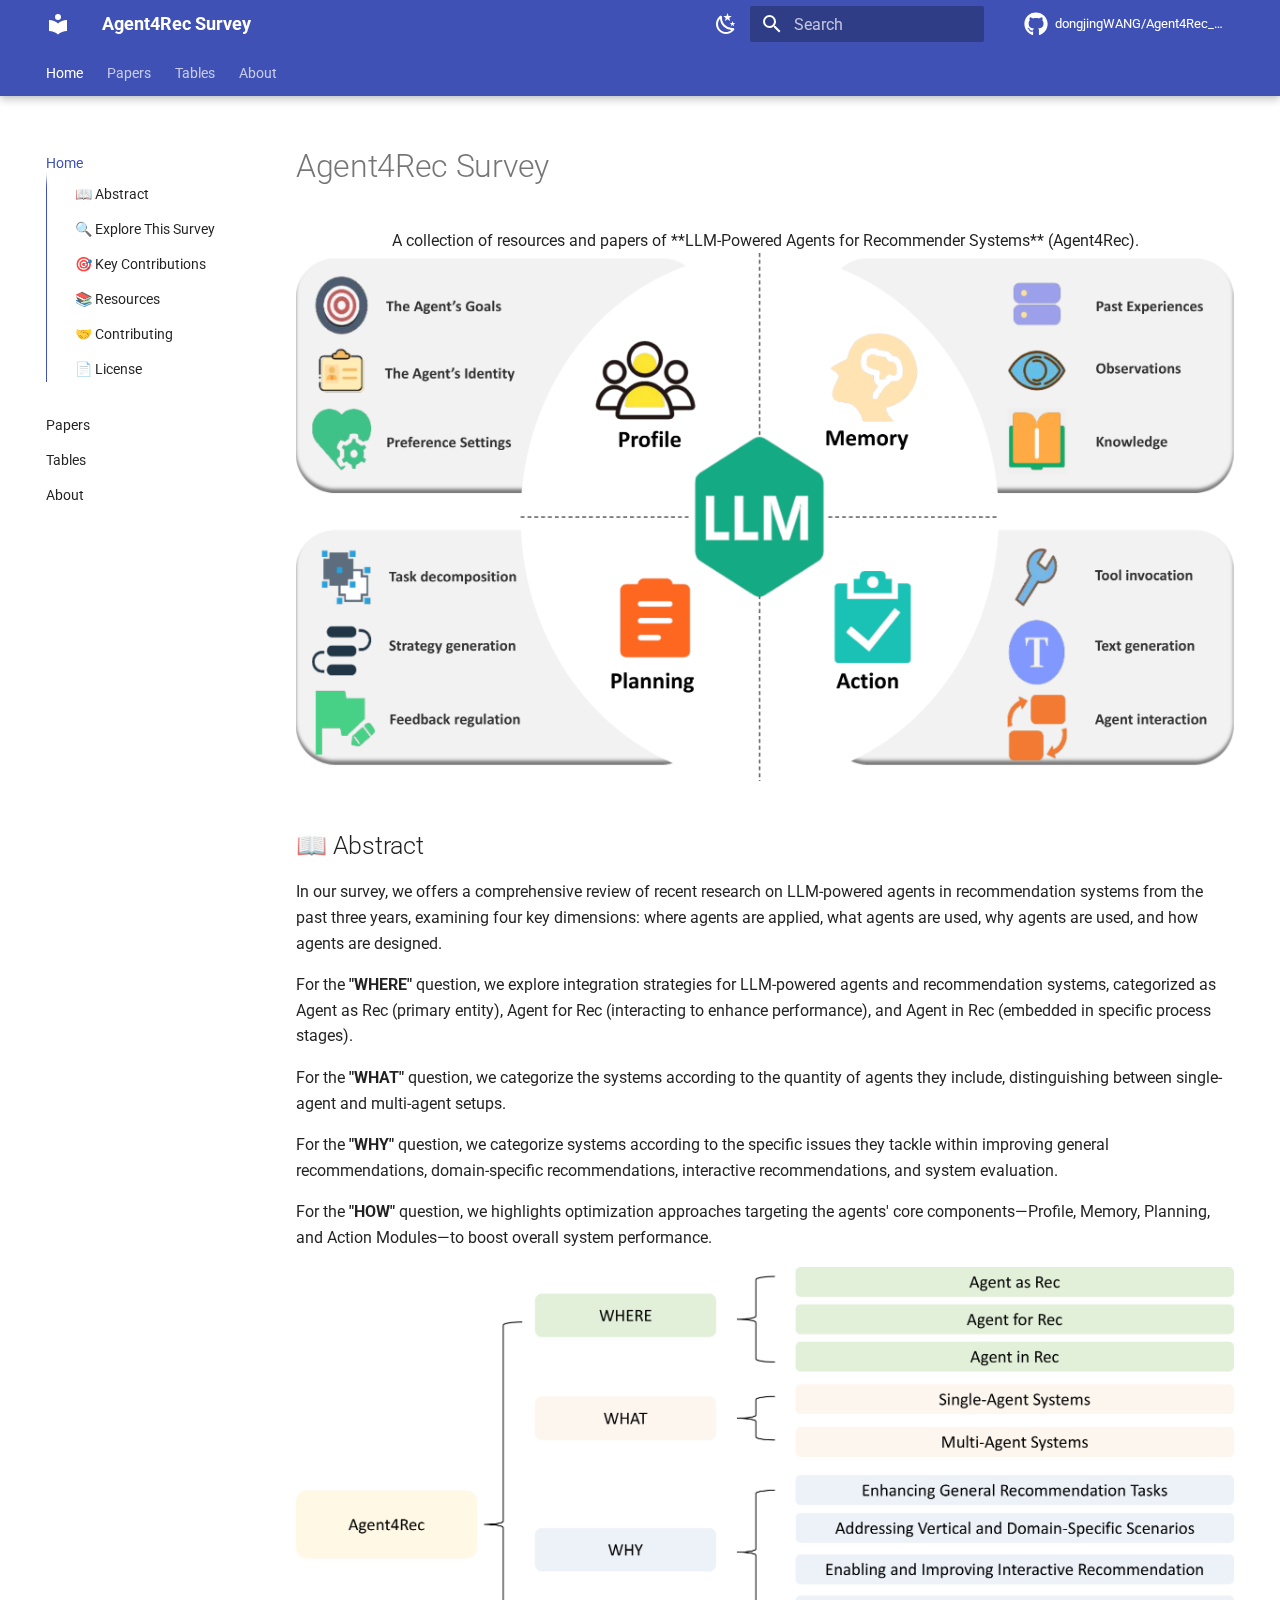
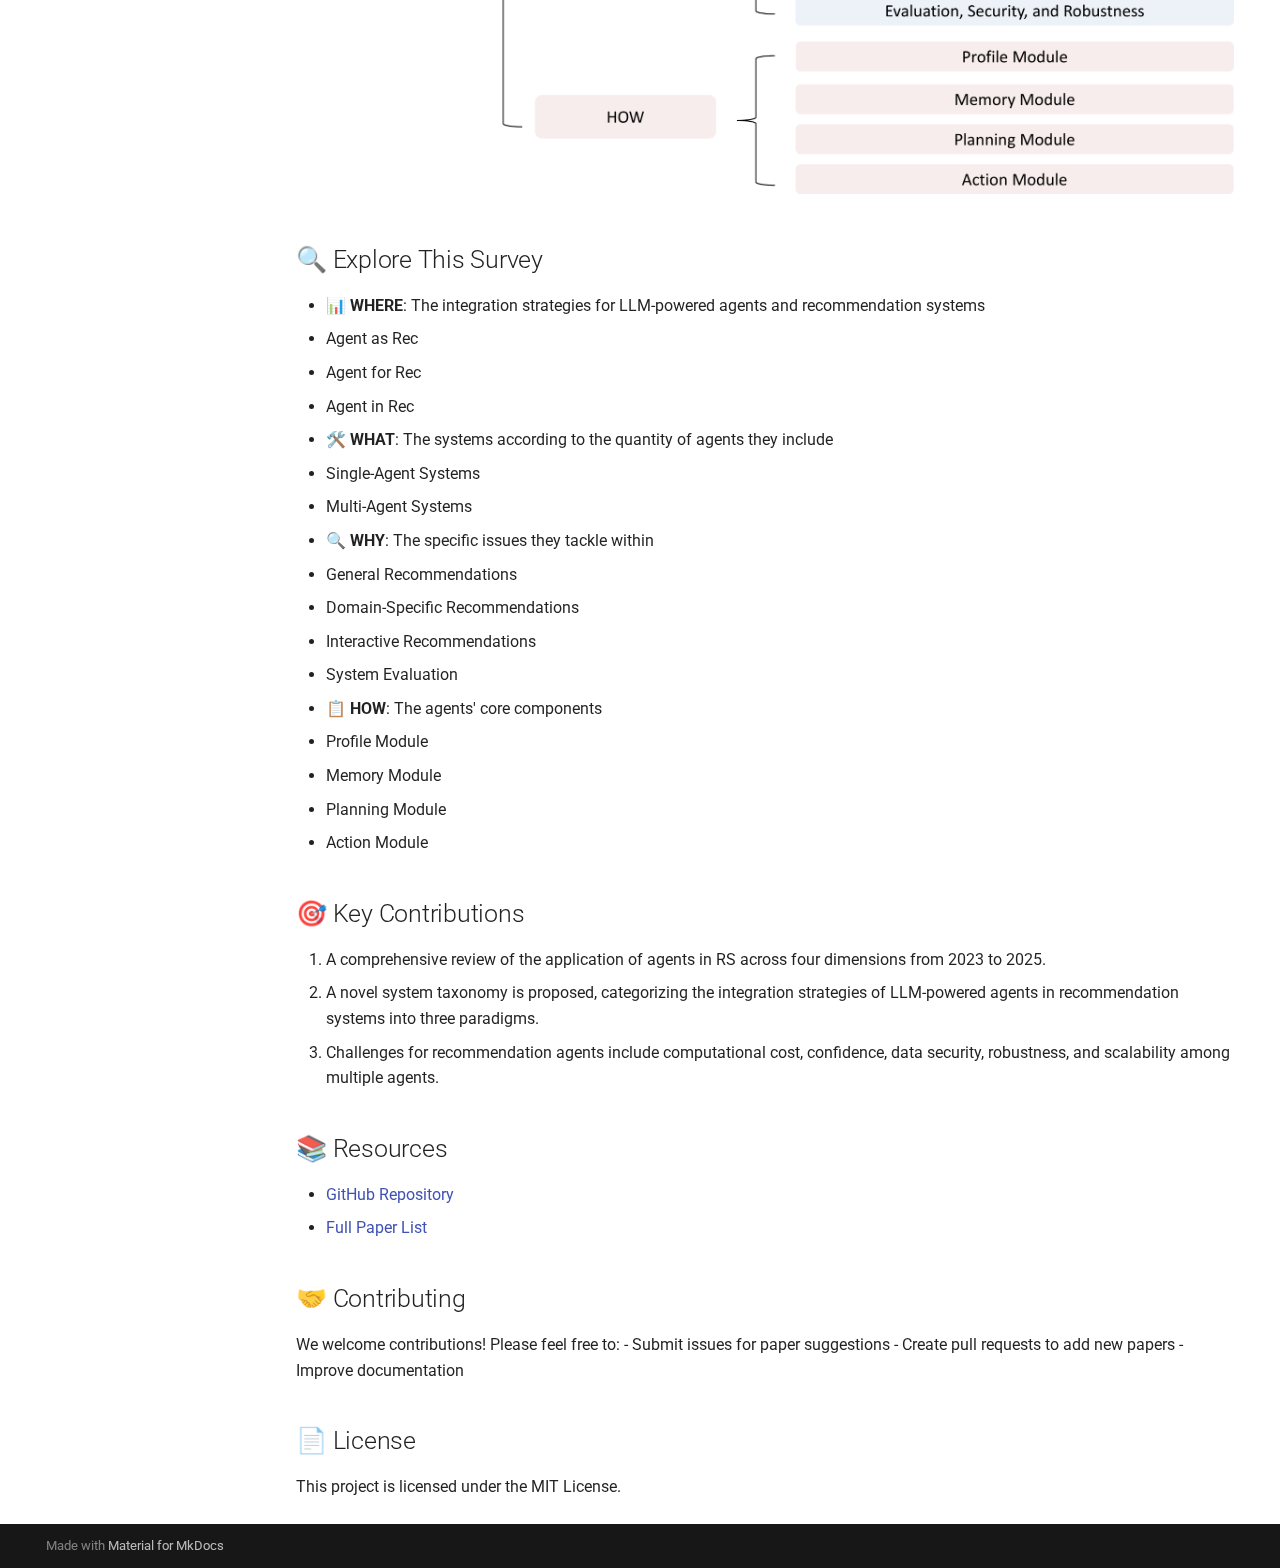
<file: site/index.html>
<!doctype html>
<html lang="en" class="no-js">
  <head>
    
      <meta charset="utf-8">
      <meta name="viewport" content="width=device-width,initial-scale=1">
      
        <meta name="description" content="A Comprehensive Survey of LLM-Powered Agents for Recommender Systems">
      
      
      
        <link rel="canonical" href="https://dongjingWANG.github.io/Agent4Rec_Survey/">
      
      
      
        <link rel="next" href="papers/">
      
      
        
      
      
      <link rel="icon" href="assets/images/favicon.png">
      <meta name="generator" content="mkdocs-1.6.1, mkdocs-material-9.7.1">
    
    
      
        <title>Agent4Rec Survey</title>
      
    
    
      <link rel="stylesheet" href="assets/stylesheets/main.484c7ddc.min.css">
      
        
        <link rel="stylesheet" href="assets/stylesheets/palette.ab4e12ef.min.css">
      
      


    
    
      
    
    
      
        
        
        <link rel="preconnect" href="https://fonts.gstatic.com" crossorigin>
        <link rel="stylesheet" href="https://fonts.googleapis.com/css?family=Roboto:300,300i,400,400i,700,700i%7CRoboto+Mono:400,400i,700,700i&display=fallback">
        <style>:root{--md-text-font:"Roboto";--md-code-font:"Roboto Mono"}</style>
      
    
    
      <link rel="stylesheet" href="stylesheets/custom.css">
    
    <script>__md_scope=new URL(".",location),__md_hash=e=>[...e].reduce(((e,_)=>(e<<5)-e+_.charCodeAt(0)),0),__md_get=(e,_=localStorage,t=__md_scope)=>JSON.parse(_.getItem(t.pathname+"."+e)),__md_set=(e,_,t=localStorage,a=__md_scope)=>{try{t.setItem(a.pathname+"."+e,JSON.stringify(_))}catch(e){}}</script>
    
      

    
    
  </head>
  
  
    
    
      
    
    
    
    
    <body dir="ltr" data-md-color-scheme="default" data-md-color-primary="indigo" data-md-color-accent="indigo">
  
    
    <input class="md-toggle" data-md-toggle="drawer" type="checkbox" id="__drawer" autocomplete="off">
    <input class="md-toggle" data-md-toggle="search" type="checkbox" id="__search" autocomplete="off">
    <label class="md-overlay" for="__drawer"></label>
    <div data-md-component="skip">
      
        
        <a href="#agent4rec-survey" class="md-skip">
          Skip to content
        </a>
      
    </div>
    <div data-md-component="announce">
      
    </div>
    
    
      

  

<header class="md-header md-header--shadow md-header--lifted" data-md-component="header">
  <nav class="md-header__inner md-grid" aria-label="Header">
    <a href="." title="Agent4Rec Survey" class="md-header__button md-logo" aria-label="Agent4Rec Survey" data-md-component="logo">
      
  
  <svg xmlns="http://www.w3.org/2000/svg" viewBox="0 0 24 24"><path d="M12 8a3 3 0 0 0 3-3 3 3 0 0 0-3-3 3 3 0 0 0-3 3 3 3 0 0 0 3 3m0 3.54C9.64 9.35 6.5 8 3 8v11c3.5 0 6.64 1.35 9 3.54 2.36-2.19 5.5-3.54 9-3.54V8c-3.5 0-6.64 1.35-9 3.54"/></svg>

    </a>
    <label class="md-header__button md-icon" for="__drawer">
      
      <svg xmlns="http://www.w3.org/2000/svg" viewBox="0 0 24 24"><path d="M3 6h18v2H3zm0 5h18v2H3zm0 5h18v2H3z"/></svg>
    </label>
    <div class="md-header__title" data-md-component="header-title">
      <div class="md-header__ellipsis">
        <div class="md-header__topic">
          <span class="md-ellipsis">
            Agent4Rec Survey
          </span>
        </div>
        <div class="md-header__topic" data-md-component="header-topic">
          <span class="md-ellipsis">
            
              Home
            
          </span>
        </div>
      </div>
    </div>
    
      
        <form class="md-header__option" data-md-component="palette">
  
    
    
    
    <input class="md-option" data-md-color-media="" data-md-color-scheme="default" data-md-color-primary="indigo" data-md-color-accent="indigo"  aria-label="Switch to dark mode"  type="radio" name="__palette" id="__palette_0">
    
      <label class="md-header__button md-icon" title="Switch to dark mode" for="__palette_1" hidden>
        <svg xmlns="http://www.w3.org/2000/svg" viewBox="0 0 24 24"><path d="m17.75 4.09-2.53 1.94.91 3.06-2.63-1.81-2.63 1.81.91-3.06-2.53-1.94L12.44 4l1.06-3 1.06 3zm3.5 6.91-1.64 1.25.59 1.98-1.7-1.17-1.7 1.17.59-1.98L15.75 11l2.06-.05L18.5 9l.69 1.95zm-2.28 4.95c.83-.08 1.72 1.1 1.19 1.85-.32.45-.66.87-1.08 1.27C15.17 23 8.84 23 4.94 19.07c-3.91-3.9-3.91-10.24 0-14.14.4-.4.82-.76 1.27-1.08.75-.53 1.93.36 1.85 1.19-.27 2.86.69 5.83 2.89 8.02a9.96 9.96 0 0 0 8.02 2.89m-1.64 2.02a12.08 12.08 0 0 1-7.8-3.47c-2.17-2.19-3.33-5-3.49-7.82-2.81 3.14-2.7 7.96.31 10.98 3.02 3.01 7.84 3.12 10.98.31"/></svg>
      </label>
    
  
    
    
    
    <input class="md-option" data-md-color-media="" data-md-color-scheme="slate" data-md-color-primary="indigo" data-md-color-accent="indigo"  aria-label="Switch to light mode"  type="radio" name="__palette" id="__palette_1">
    
      <label class="md-header__button md-icon" title="Switch to light mode" for="__palette_0" hidden>
        <svg xmlns="http://www.w3.org/2000/svg" viewBox="0 0 24 24"><path d="M12 7a5 5 0 0 1 5 5 5 5 0 0 1-5 5 5 5 0 0 1-5-5 5 5 0 0 1 5-5m0 2a3 3 0 0 0-3 3 3 3 0 0 0 3 3 3 3 0 0 0 3-3 3 3 0 0 0-3-3m0-7 2.39 3.42C13.65 5.15 12.84 5 12 5s-1.65.15-2.39.42zM3.34 7l4.16-.35A7.2 7.2 0 0 0 5.94 8.5c-.44.74-.69 1.5-.83 2.29zm.02 10 1.76-3.77a7.131 7.131 0 0 0 2.38 4.14zM20.65 7l-1.77 3.79a7.02 7.02 0 0 0-2.38-4.15zm-.01 10-4.14.36c.59-.51 1.12-1.14 1.54-1.86.42-.73.69-1.5.83-2.29zM12 22l-2.41-3.44c.74.27 1.55.44 2.41.44.82 0 1.63-.17 2.37-.44z"/></svg>
      </label>
    
  
</form>
      
    
    
      <script>var palette=__md_get("__palette");if(palette&&palette.color){if("(prefers-color-scheme)"===palette.color.media){var media=matchMedia("(prefers-color-scheme: light)"),input=document.querySelector(media.matches?"[data-md-color-media='(prefers-color-scheme: light)']":"[data-md-color-media='(prefers-color-scheme: dark)']");palette.color.media=input.getAttribute("data-md-color-media"),palette.color.scheme=input.getAttribute("data-md-color-scheme"),palette.color.primary=input.getAttribute("data-md-color-primary"),palette.color.accent=input.getAttribute("data-md-color-accent")}for(var[key,value]of Object.entries(palette.color))document.body.setAttribute("data-md-color-"+key,value)}</script>
    
    
    
      
      
        <label class="md-header__button md-icon" for="__search">
          
          <svg xmlns="http://www.w3.org/2000/svg" viewBox="0 0 24 24"><path d="M9.5 3A6.5 6.5 0 0 1 16 9.5c0 1.61-.59 3.09-1.56 4.23l.27.27h.79l5 5-1.5 1.5-5-5v-.79l-.27-.27A6.52 6.52 0 0 1 9.5 16 6.5 6.5 0 0 1 3 9.5 6.5 6.5 0 0 1 9.5 3m0 2C7 5 5 7 5 9.5S7 14 9.5 14 14 12 14 9.5 12 5 9.5 5"/></svg>
        </label>
        <div class="md-search" data-md-component="search" role="dialog">
  <label class="md-search__overlay" for="__search"></label>
  <div class="md-search__inner" role="search">
    <form class="md-search__form" name="search">
      <input type="text" class="md-search__input" name="query" aria-label="Search" placeholder="Search" autocapitalize="off" autocorrect="off" autocomplete="off" spellcheck="false" data-md-component="search-query" required>
      <label class="md-search__icon md-icon" for="__search">
        
        <svg xmlns="http://www.w3.org/2000/svg" viewBox="0 0 24 24"><path d="M9.5 3A6.5 6.5 0 0 1 16 9.5c0 1.61-.59 3.09-1.56 4.23l.27.27h.79l5 5-1.5 1.5-5-5v-.79l-.27-.27A6.52 6.52 0 0 1 9.5 16 6.5 6.5 0 0 1 3 9.5 6.5 6.5 0 0 1 9.5 3m0 2C7 5 5 7 5 9.5S7 14 9.5 14 14 12 14 9.5 12 5 9.5 5"/></svg>
        
        <svg xmlns="http://www.w3.org/2000/svg" viewBox="0 0 24 24"><path d="M20 11v2H8l5.5 5.5-1.42 1.42L4.16 12l7.92-7.92L13.5 5.5 8 11z"/></svg>
      </label>
      <nav class="md-search__options" aria-label="Search">
        
        <button type="reset" class="md-search__icon md-icon" title="Clear" aria-label="Clear" tabindex="-1">
          
          <svg xmlns="http://www.w3.org/2000/svg" viewBox="0 0 24 24"><path d="M19 6.41 17.59 5 12 10.59 6.41 5 5 6.41 10.59 12 5 17.59 6.41 19 12 13.41 17.59 19 19 17.59 13.41 12z"/></svg>
        </button>
      </nav>
      
        <div class="md-search__suggest" data-md-component="search-suggest"></div>
      
    </form>
    <div class="md-search__output">
      <div class="md-search__scrollwrap" tabindex="0" data-md-scrollfix>
        <div class="md-search-result" data-md-component="search-result">
          <div class="md-search-result__meta">
            Initializing search
          </div>
          <ol class="md-search-result__list" role="presentation"></ol>
        </div>
      </div>
    </div>
  </div>
</div>
      
    
    
      <div class="md-header__source">
        <a href="https://github.com/dongjingWANG/Agent4Rec_Survey" title="Go to repository" class="md-source" data-md-component="source">
  <div class="md-source__icon md-icon">
    
    <svg xmlns="http://www.w3.org/2000/svg" viewBox="0 0 512 512"><!--! Font Awesome Free 7.1.0 by @fontawesome - https://fontawesome.com License - https://fontawesome.com/license/free (Icons: CC BY 4.0, Fonts: SIL OFL 1.1, Code: MIT License) Copyright 2025 Fonticons, Inc.--><path d="M173.9 397.4c0 2-2.3 3.6-5.2 3.6-3.3.3-5.6-1.3-5.6-3.6 0-2 2.3-3.6 5.2-3.6 3-.3 5.6 1.3 5.6 3.6m-31.1-4.5c-.7 2 1.3 4.3 4.3 4.9 2.6 1 5.6 0 6.2-2s-1.3-4.3-4.3-5.2c-2.6-.7-5.5.3-6.2 2.3m44.2-1.7c-2.9.7-4.9 2.6-4.6 4.9.3 2 2.9 3.3 5.9 2.6 2.9-.7 4.9-2.6 4.6-4.6-.3-1.9-3-3.2-5.9-2.9M252.8 8C114.1 8 8 113.3 8 252c0 110.9 69.8 205.8 169.5 239.2 12.8 2.3 17.3-5.6 17.3-12.1 0-6.2-.3-40.4-.3-61.4 0 0-70 15-84.7-29.8 0 0-11.4-29.1-27.8-36.6 0 0-22.9-15.7 1.6-15.4 0 0 24.9 2 38.6 25.8 21.9 38.6 58.6 27.5 72.9 20.9 2.3-16 8.8-27.1 16-33.7-55.9-6.2-112.3-14.3-112.3-110.5 0-27.5 7.6-41.3 23.6-58.9-2.6-6.5-11.1-33.3 2.6-67.9 20.9-6.5 69 27 69 27 20-5.6 41.5-8.5 62.8-8.5s42.8 2.9 62.8 8.5c0 0 48.1-33.6 69-27 13.7 34.7 5.2 61.4 2.6 67.9 16 17.7 25.8 31.5 25.8 58.9 0 96.5-58.9 104.2-114.8 110.5 9.2 7.9 17 22.9 17 46.4 0 33.7-.3 75.4-.3 83.6 0 6.5 4.6 14.4 17.3 12.1C436.2 457.8 504 362.9 504 252 504 113.3 391.5 8 252.8 8M105.2 352.9c-1.3 1-1 3.3.7 5.2 1.6 1.6 3.9 2.3 5.2 1 1.3-1 1-3.3-.7-5.2-1.6-1.6-3.9-2.3-5.2-1m-10.8-8.1c-.7 1.3.3 2.9 2.3 3.9 1.6 1 3.6.7 4.3-.7.7-1.3-.3-2.9-2.3-3.9-2-.6-3.6-.3-4.3.7m32.4 35.6c-1.6 1.3-1 4.3 1.3 6.2 2.3 2.3 5.2 2.6 6.5 1 1.3-1.3.7-4.3-1.3-6.2-2.2-2.3-5.2-2.6-6.5-1m-11.4-14.7c-1.6 1-1.6 3.6 0 5.9s4.3 3.3 5.6 2.3c1.6-1.3 1.6-3.9 0-6.2-1.4-2.3-4-3.3-5.6-2"/></svg>
  </div>
  <div class="md-source__repository">
    dongjingWANG/Agent4Rec_Survey
  </div>
</a>
      </div>
    
  </nav>
  
    
      
<nav class="md-tabs" aria-label="Tabs" data-md-component="tabs">
  <div class="md-grid">
    <ul class="md-tabs__list">
      
        
  
  
  
    
  
  
    <li class="md-tabs__item md-tabs__item--active">
      <a href="." class="md-tabs__link">
        
  
  
    
  
  Home

      </a>
    </li>
  

      
        
  
  
  
  
    <li class="md-tabs__item">
      <a href="papers/" class="md-tabs__link">
        
  
  
    
  
  Papers

      </a>
    </li>
  

      
        
  
  
  
  
    <li class="md-tabs__item">
      <a href="tables/" class="md-tabs__link">
        
  
  
    
  
  Tables

      </a>
    </li>
  

      
        
  
  
  
  
    <li class="md-tabs__item">
      <a href="about/" class="md-tabs__link">
        
  
  
    
  
  About

      </a>
    </li>
  

      
    </ul>
  </div>
</nav>
    
  
</header>
    
    <div class="md-container" data-md-component="container">
      
      
        
      
      <main class="md-main" data-md-component="main">
        <div class="md-main__inner md-grid">
          
            
              
              <div class="md-sidebar md-sidebar--primary" data-md-component="sidebar" data-md-type="navigation" >
                <div class="md-sidebar__scrollwrap">
                  <div class="md-sidebar__inner">
                    


  


  

<nav class="md-nav md-nav--primary md-nav--lifted md-nav--integrated" aria-label="Navigation" data-md-level="0">
  <label class="md-nav__title" for="__drawer">
    <a href="." title="Agent4Rec Survey" class="md-nav__button md-logo" aria-label="Agent4Rec Survey" data-md-component="logo">
      
  
  <svg xmlns="http://www.w3.org/2000/svg" viewBox="0 0 24 24"><path d="M12 8a3 3 0 0 0 3-3 3 3 0 0 0-3-3 3 3 0 0 0-3 3 3 3 0 0 0 3 3m0 3.54C9.64 9.35 6.5 8 3 8v11c3.5 0 6.64 1.35 9 3.54 2.36-2.19 5.5-3.54 9-3.54V8c-3.5 0-6.64 1.35-9 3.54"/></svg>

    </a>
    Agent4Rec Survey
  </label>
  
    <div class="md-nav__source">
      <a href="https://github.com/dongjingWANG/Agent4Rec_Survey" title="Go to repository" class="md-source" data-md-component="source">
  <div class="md-source__icon md-icon">
    
    <svg xmlns="http://www.w3.org/2000/svg" viewBox="0 0 512 512"><!--! Font Awesome Free 7.1.0 by @fontawesome - https://fontawesome.com License - https://fontawesome.com/license/free (Icons: CC BY 4.0, Fonts: SIL OFL 1.1, Code: MIT License) Copyright 2025 Fonticons, Inc.--><path d="M173.9 397.4c0 2-2.3 3.6-5.2 3.6-3.3.3-5.6-1.3-5.6-3.6 0-2 2.3-3.6 5.2-3.6 3-.3 5.6 1.3 5.6 3.6m-31.1-4.5c-.7 2 1.3 4.3 4.3 4.9 2.6 1 5.6 0 6.2-2s-1.3-4.3-4.3-5.2c-2.6-.7-5.5.3-6.2 2.3m44.2-1.7c-2.9.7-4.9 2.6-4.6 4.9.3 2 2.9 3.3 5.9 2.6 2.9-.7 4.9-2.6 4.6-4.6-.3-1.9-3-3.2-5.9-2.9M252.8 8C114.1 8 8 113.3 8 252c0 110.9 69.8 205.8 169.5 239.2 12.8 2.3 17.3-5.6 17.3-12.1 0-6.2-.3-40.4-.3-61.4 0 0-70 15-84.7-29.8 0 0-11.4-29.1-27.8-36.6 0 0-22.9-15.7 1.6-15.4 0 0 24.9 2 38.6 25.8 21.9 38.6 58.6 27.5 72.9 20.9 2.3-16 8.8-27.1 16-33.7-55.9-6.2-112.3-14.3-112.3-110.5 0-27.5 7.6-41.3 23.6-58.9-2.6-6.5-11.1-33.3 2.6-67.9 20.9-6.5 69 27 69 27 20-5.6 41.5-8.5 62.8-8.5s42.8 2.9 62.8 8.5c0 0 48.1-33.6 69-27 13.7 34.7 5.2 61.4 2.6 67.9 16 17.7 25.8 31.5 25.8 58.9 0 96.5-58.9 104.2-114.8 110.5 9.2 7.9 17 22.9 17 46.4 0 33.7-.3 75.4-.3 83.6 0 6.5 4.6 14.4 17.3 12.1C436.2 457.8 504 362.9 504 252 504 113.3 391.5 8 252.8 8M105.2 352.9c-1.3 1-1 3.3.7 5.2 1.6 1.6 3.9 2.3 5.2 1 1.3-1 1-3.3-.7-5.2-1.6-1.6-3.9-2.3-5.2-1m-10.8-8.1c-.7 1.3.3 2.9 2.3 3.9 1.6 1 3.6.7 4.3-.7.7-1.3-.3-2.9-2.3-3.9-2-.6-3.6-.3-4.3.7m32.4 35.6c-1.6 1.3-1 4.3 1.3 6.2 2.3 2.3 5.2 2.6 6.5 1 1.3-1.3.7-4.3-1.3-6.2-2.2-2.3-5.2-2.6-6.5-1m-11.4-14.7c-1.6 1-1.6 3.6 0 5.9s4.3 3.3 5.6 2.3c1.6-1.3 1.6-3.9 0-6.2-1.4-2.3-4-3.3-5.6-2"/></svg>
  </div>
  <div class="md-source__repository">
    dongjingWANG/Agent4Rec_Survey
  </div>
</a>
    </div>
  
  <ul class="md-nav__list" data-md-scrollfix>
    
      
      
  
  
    
  
  
  
    <li class="md-nav__item md-nav__item--active">
      
      <input class="md-nav__toggle md-toggle" type="checkbox" id="__toc">
      
      
        
      
      
        <label class="md-nav__link md-nav__link--active" for="__toc">
          
  
  
  <span class="md-ellipsis">
    
  
    Home
  

    
  </span>
  
  

          <span class="md-nav__icon md-icon"></span>
        </label>
      
      <a href="." class="md-nav__link md-nav__link--active">
        
  
  
  <span class="md-ellipsis">
    
  
    Home
  

    
  </span>
  
  

      </a>
      
        

  

<nav class="md-nav md-nav--secondary" aria-label="On this page">
  
  
  
    
  
  
    <label class="md-nav__title" for="__toc">
      <span class="md-nav__icon md-icon"></span>
      On this page
    </label>
    <ul class="md-nav__list" data-md-component="toc" data-md-scrollfix>
      
        <li class="md-nav__item">
  <a href="#abstract" class="md-nav__link">
    <span class="md-ellipsis">
      
        📖 Abstract
      
    </span>
  </a>
  
</li>
      
        <li class="md-nav__item">
  <a href="#explore-this-survey" class="md-nav__link">
    <span class="md-ellipsis">
      
        🔍 Explore This Survey
      
    </span>
  </a>
  
</li>
      
        <li class="md-nav__item">
  <a href="#key-contributions" class="md-nav__link">
    <span class="md-ellipsis">
      
        🎯 Key Contributions
      
    </span>
  </a>
  
</li>
      
        <li class="md-nav__item">
  <a href="#resources" class="md-nav__link">
    <span class="md-ellipsis">
      
        📚 Resources
      
    </span>
  </a>
  
</li>
      
        <li class="md-nav__item">
  <a href="#contributing" class="md-nav__link">
    <span class="md-ellipsis">
      
        🤝 Contributing
      
    </span>
  </a>
  
</li>
      
        <li class="md-nav__item">
  <a href="#license" class="md-nav__link">
    <span class="md-ellipsis">
      
        📄 License
      
    </span>
  </a>
  
</li>
      
    </ul>
  
</nav>
      
    </li>
  

    
      
      
  
  
  
  
    <li class="md-nav__item">
      <a href="papers/" class="md-nav__link">
        
  
  
  <span class="md-ellipsis">
    
  
    Papers
  

    
  </span>
  
  

      </a>
    </li>
  

    
      
      
  
  
  
  
    <li class="md-nav__item">
      <a href="tables/" class="md-nav__link">
        
  
  
  <span class="md-ellipsis">
    
  
    Tables
  

    
  </span>
  
  

      </a>
    </li>
  

    
      
      
  
  
  
  
    <li class="md-nav__item">
      <a href="about/" class="md-nav__link">
        
  
  
  <span class="md-ellipsis">
    
  
    About
  

    
  </span>
  
  

      </a>
    </li>
  

    
  </ul>
</nav>
                  </div>
                </div>
              </div>
            
            
          
          
            <div class="md-content" data-md-component="content">
              
              <article class="md-content__inner md-typeset">
                
                  


  
  


<h1 id="agent4rec-survey">Agent4Rec Survey<a class="headerlink" href="#agent4rec-survey" title="Permanent link">&para;</a></h1>
<div align="center">

A collection of resources and papers of **LLM-Powered Agents for Recommender Systems** (Agent4Rec).

<img src="images/fig_agent.png" alt="Agent Framework" style="max-width: 100%;">

</div>

<h2 id="abstract">📖 Abstract<a class="headerlink" href="#abstract" title="Permanent link">&para;</a></h2>
<p>In our survey, we offers a comprehensive review of recent research on LLM-powered agents in recommendation systems from the past three years, examining four key dimensions: where agents are applied, what agents are used, why agents are used, and how agents are designed.</p>
<p>For the <strong>"WHERE"</strong> question, we explore integration strategies for LLM-powered agents and recommendation systems, categorized as Agent as Rec (primary entity), Agent for Rec (interacting to enhance performance), and Agent in Rec (embedded in specific process stages). </p>
<p>For the <strong>"WHAT"</strong> question, we categorize the systems according to the quantity of agents they include, distinguishing between single-agent and multi-agent setups. </p>
<p>For the <strong>"WHY"</strong> question, we categorize systems according to the specific issues they tackle within improving general recommendations, domain-specific recommendations, interactive recommendations, and system evaluation. </p>
<p>For the <strong>"HOW"</strong> question, we highlights optimization approaches targeting the agents' core components—Profile, Memory, Planning, and Action Modules—to boost overall system performance.</p>
<div align="center">

<img src="images/fig_category.png" alt="Category Framework" style="max-width: 100%;">

</div>

<h2 id="explore-this-survey">🔍 Explore This Survey<a class="headerlink" href="#explore-this-survey" title="Permanent link">&para;</a></h2>
<ul>
<li>📊 <strong>WHERE</strong>: The integration strategies for LLM-powered agents and recommendation systems</li>
<li>Agent as Rec</li>
<li>Agent for Rec</li>
<li>
<p>Agent in Rec</p>
</li>
<li>
<p>🛠️ <strong>WHAT</strong>: The systems according to the quantity of agents they include</p>
</li>
<li>Single-Agent Systems</li>
<li>
<p>Multi-Agent Systems</p>
</li>
<li>
<p>🔍 <strong>WHY</strong>: The specific issues they tackle within</p>
</li>
<li>General Recommendations</li>
<li>Domain-Specific Recommendations</li>
<li>Interactive Recommendations</li>
<li>
<p>System Evaluation</p>
</li>
<li>
<p>📋 <strong>HOW</strong>: The agents' core components</p>
</li>
<li>Profile Module</li>
<li>Memory Module</li>
<li>Planning Module</li>
<li>Action Module</li>
</ul>
<h2 id="key-contributions">🎯 Key Contributions<a class="headerlink" href="#key-contributions" title="Permanent link">&para;</a></h2>
<ol>
<li>A comprehensive review of the application of agents in RS across four dimensions from 2023 to 2025.</li>
<li>A novel system taxonomy is proposed, categorizing the integration strategies of LLM-powered agents in recommendation systems into three paradigms.</li>
<li>Challenges for recommendation agents include computational cost, confidence, data security, robustness, and scalability among multiple agents.</li>
</ol>
<h2 id="resources">📚 Resources<a class="headerlink" href="#resources" title="Permanent link">&para;</a></h2>
<ul>
<li><a href="https://github.com/dongjingWANG/Agent4Rec_Survey">GitHub Repository</a></li>
<li><a href="https://github.com/dongjingWANG/Agent4Rec_Survey#paper-list">Full Paper List</a></li>
</ul>
<h2 id="contributing">🤝 Contributing<a class="headerlink" href="#contributing" title="Permanent link">&para;</a></h2>
<p>We welcome contributions! Please feel free to:
- Submit issues for paper suggestions
- Create pull requests to add new papers
- Improve documentation</p>
<h2 id="license">📄 License<a class="headerlink" href="#license" title="Permanent link">&para;</a></h2>
<p>This project is licensed under the MIT License.</p>












                
              </article>
            </div>
          
          
<script>var target=document.getElementById(location.hash.slice(1));target&&target.name&&(target.checked=target.name.startsWith("__tabbed_"))</script>
        </div>
        
          <button type="button" class="md-top md-icon" data-md-component="top" hidden>
  
  <svg xmlns="http://www.w3.org/2000/svg" viewBox="0 0 24 24"><path d="M13 20h-2V8l-5.5 5.5-1.42-1.42L12 4.16l7.92 7.92-1.42 1.42L13 8z"/></svg>
  Back to top
</button>
        
      </main>
      
        <footer class="md-footer">
  
  <div class="md-footer-meta md-typeset">
    <div class="md-footer-meta__inner md-grid">
      <div class="md-copyright">
  
  
    Made with
    <a href="https://squidfunk.github.io/mkdocs-material/" target="_blank" rel="noopener">
      Material for MkDocs
    </a>
  
</div>
      
    </div>
  </div>
</footer>
      
    </div>
    <div class="md-dialog" data-md-component="dialog">
      <div class="md-dialog__inner md-typeset"></div>
    </div>
    
    
    
      
      
      <script id="__config" type="application/json">{"annotate": null, "base": ".", "features": ["navigation.instant", "navigation.tracking", "navigation.top", "navigation.tabs", "navigation.tabs.sticky", "content.code.copy", "search.suggest", "search.highlight", "toc.integrate", "navigation.indexes", "navigation.expand"], "search": "assets/javascripts/workers/search.2c215733.min.js", "tags": null, "translations": {"clipboard.copied": "Copied to clipboard", "clipboard.copy": "Copy to clipboard", "search.result.more.one": "1 more on this page", "search.result.more.other": "# more on this page", "search.result.none": "No matching documents", "search.result.one": "1 matching document", "search.result.other": "# matching documents", "search.result.placeholder": "Type to start searching", "search.result.term.missing": "Missing", "select.version": "Select version"}, "version": null}</script>
    
    
      <script src="assets/javascripts/bundle.79ae519e.min.js"></script>
      
    
  </body>
</html>
</file>
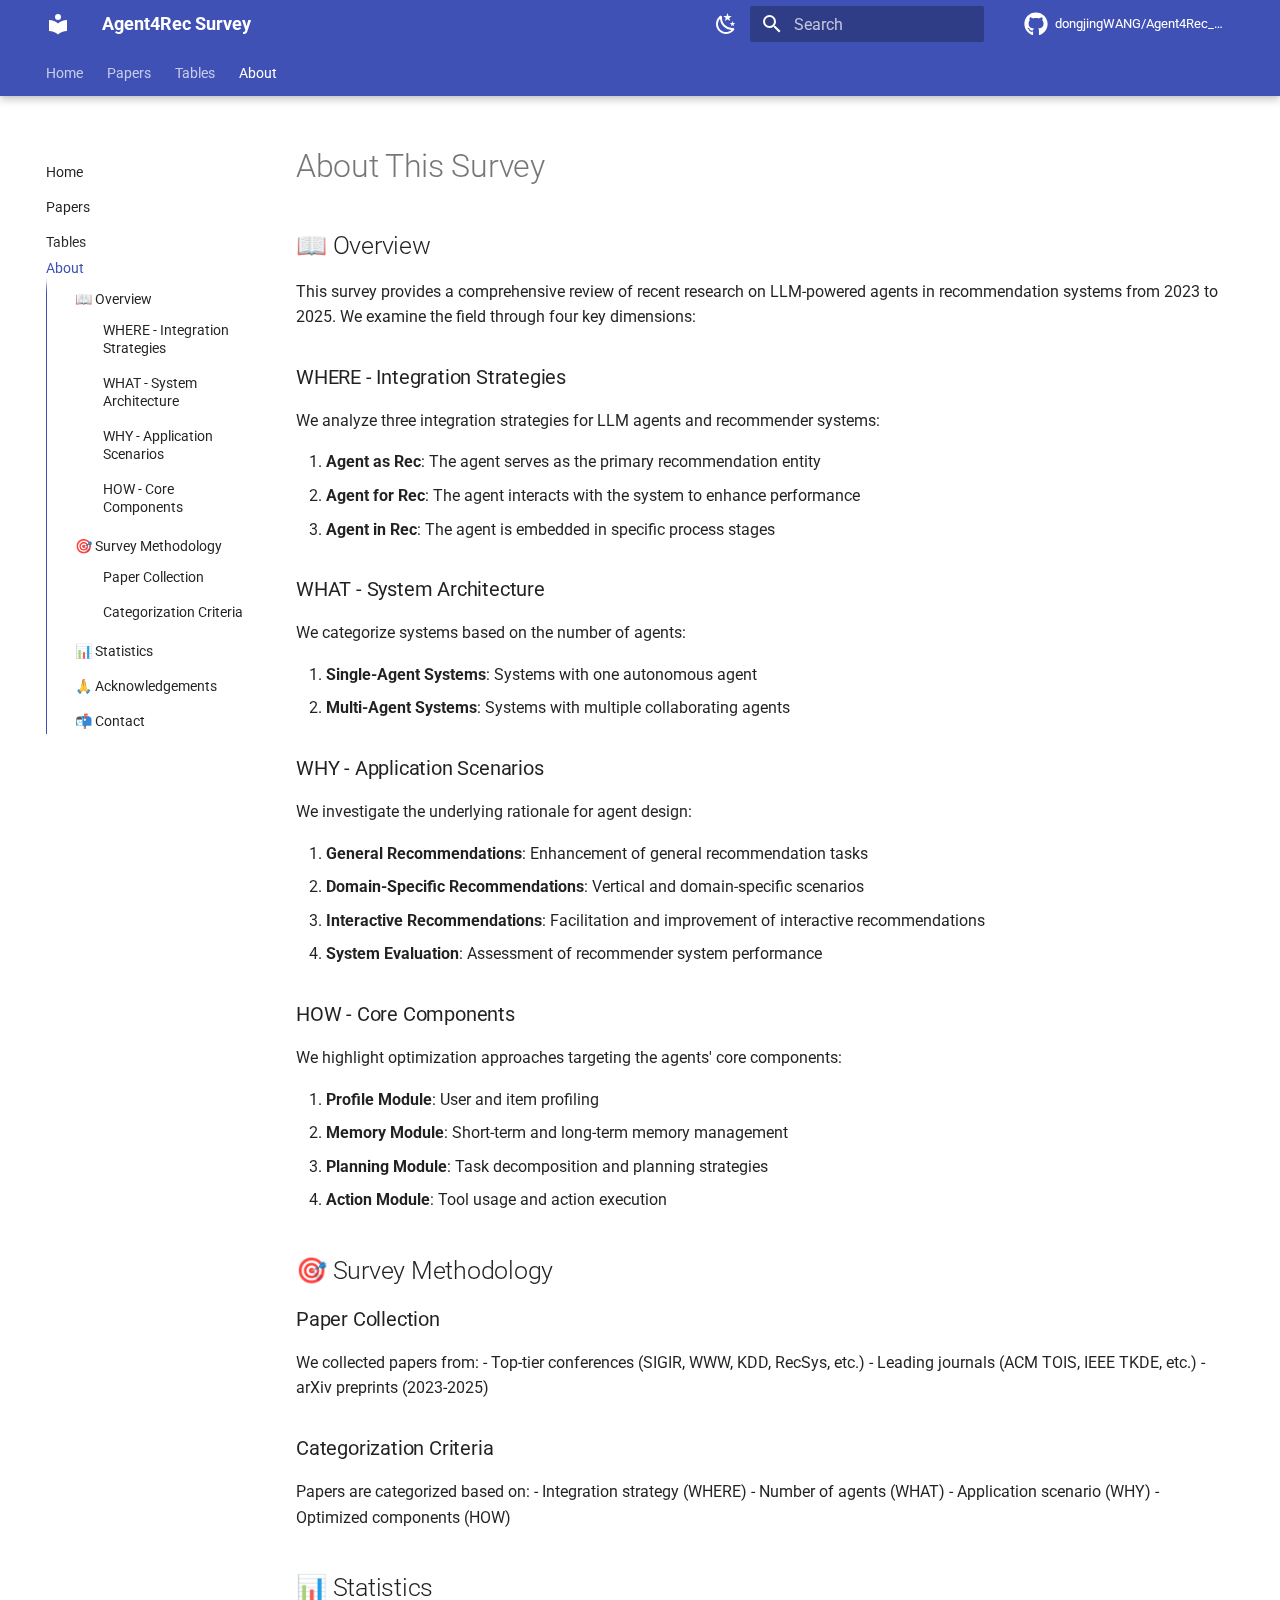
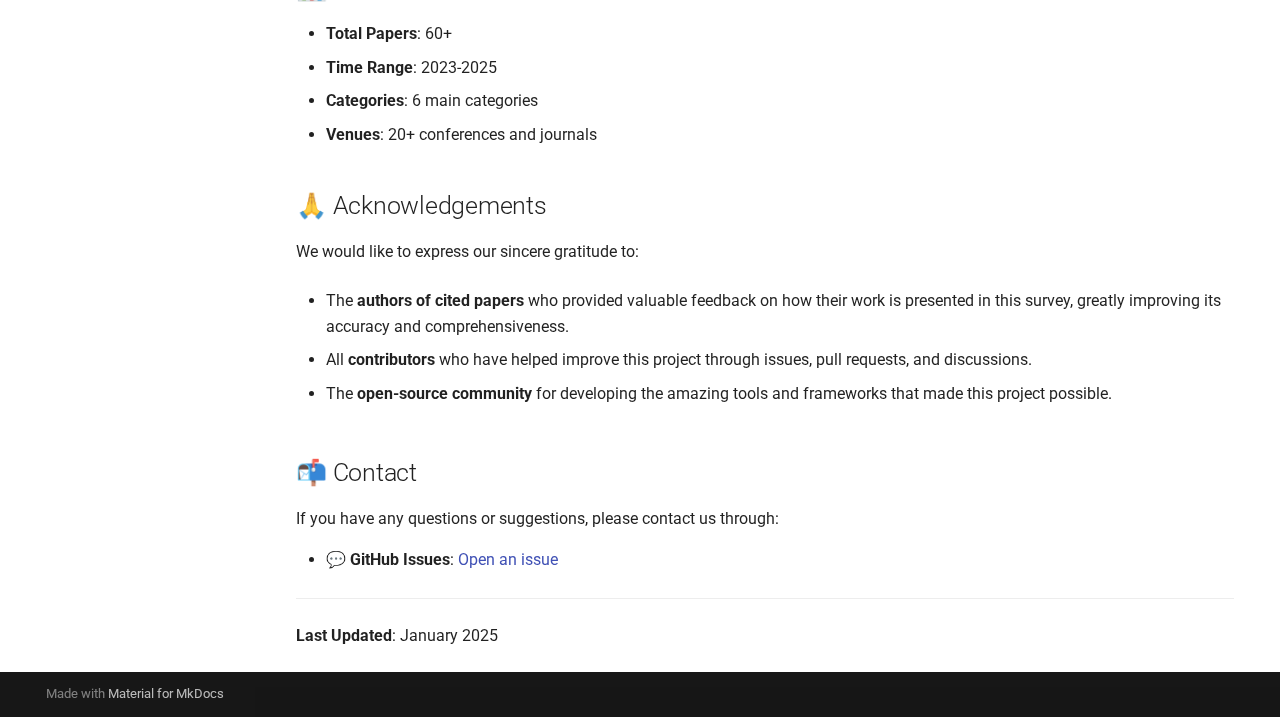
<file: site/about/index.html>
<!doctype html>
<html lang="en" class="no-js">
  <head>
    
      <meta charset="utf-8">
      <meta name="viewport" content="width=device-width,initial-scale=1">
      
        <meta name="description" content="A Comprehensive Survey of LLM-Powered Agents for Recommender Systems">
      
      
      
        <link rel="canonical" href="https://dongjingWANG.github.io/Agent4Rec_Survey/about/">
      
      
        <link rel="prev" href="../tables/">
      
      
      
        
      
      
      <link rel="icon" href="../assets/images/favicon.png">
      <meta name="generator" content="mkdocs-1.6.1, mkdocs-material-9.7.1">
    
    
      
        <title>About - Agent4Rec Survey</title>
      
    
    
      <link rel="stylesheet" href="../assets/stylesheets/main.484c7ddc.min.css">
      
        
        <link rel="stylesheet" href="../assets/stylesheets/palette.ab4e12ef.min.css">
      
      


    
    
      
    
    
      
        
        
        <link rel="preconnect" href="https://fonts.gstatic.com" crossorigin>
        <link rel="stylesheet" href="https://fonts.googleapis.com/css?family=Roboto:300,300i,400,400i,700,700i%7CRoboto+Mono:400,400i,700,700i&display=fallback">
        <style>:root{--md-text-font:"Roboto";--md-code-font:"Roboto Mono"}</style>
      
    
    
      <link rel="stylesheet" href="../stylesheets/custom.css">
    
    <script>__md_scope=new URL("..",location),__md_hash=e=>[...e].reduce(((e,_)=>(e<<5)-e+_.charCodeAt(0)),0),__md_get=(e,_=localStorage,t=__md_scope)=>JSON.parse(_.getItem(t.pathname+"."+e)),__md_set=(e,_,t=localStorage,a=__md_scope)=>{try{t.setItem(a.pathname+"."+e,JSON.stringify(_))}catch(e){}}</script>
    
      

    
    
  </head>
  
  
    
    
      
    
    
    
    
    <body dir="ltr" data-md-color-scheme="default" data-md-color-primary="indigo" data-md-color-accent="indigo">
  
    
    <input class="md-toggle" data-md-toggle="drawer" type="checkbox" id="__drawer" autocomplete="off">
    <input class="md-toggle" data-md-toggle="search" type="checkbox" id="__search" autocomplete="off">
    <label class="md-overlay" for="__drawer"></label>
    <div data-md-component="skip">
      
        
        <a href="#about-this-survey" class="md-skip">
          Skip to content
        </a>
      
    </div>
    <div data-md-component="announce">
      
    </div>
    
    
      

  

<header class="md-header md-header--shadow md-header--lifted" data-md-component="header">
  <nav class="md-header__inner md-grid" aria-label="Header">
    <a href=".." title="Agent4Rec Survey" class="md-header__button md-logo" aria-label="Agent4Rec Survey" data-md-component="logo">
      
  
  <svg xmlns="http://www.w3.org/2000/svg" viewBox="0 0 24 24"><path d="M12 8a3 3 0 0 0 3-3 3 3 0 0 0-3-3 3 3 0 0 0-3 3 3 3 0 0 0 3 3m0 3.54C9.64 9.35 6.5 8 3 8v11c3.5 0 6.64 1.35 9 3.54 2.36-2.19 5.5-3.54 9-3.54V8c-3.5 0-6.64 1.35-9 3.54"/></svg>

    </a>
    <label class="md-header__button md-icon" for="__drawer">
      
      <svg xmlns="http://www.w3.org/2000/svg" viewBox="0 0 24 24"><path d="M3 6h18v2H3zm0 5h18v2H3zm0 5h18v2H3z"/></svg>
    </label>
    <div class="md-header__title" data-md-component="header-title">
      <div class="md-header__ellipsis">
        <div class="md-header__topic">
          <span class="md-ellipsis">
            Agent4Rec Survey
          </span>
        </div>
        <div class="md-header__topic" data-md-component="header-topic">
          <span class="md-ellipsis">
            
              About
            
          </span>
        </div>
      </div>
    </div>
    
      
        <form class="md-header__option" data-md-component="palette">
  
    
    
    
    <input class="md-option" data-md-color-media="" data-md-color-scheme="default" data-md-color-primary="indigo" data-md-color-accent="indigo"  aria-label="Switch to dark mode"  type="radio" name="__palette" id="__palette_0">
    
      <label class="md-header__button md-icon" title="Switch to dark mode" for="__palette_1" hidden>
        <svg xmlns="http://www.w3.org/2000/svg" viewBox="0 0 24 24"><path d="m17.75 4.09-2.53 1.94.91 3.06-2.63-1.81-2.63 1.81.91-3.06-2.53-1.94L12.44 4l1.06-3 1.06 3zm3.5 6.91-1.64 1.25.59 1.98-1.7-1.17-1.7 1.17.59-1.98L15.75 11l2.06-.05L18.5 9l.69 1.95zm-2.28 4.95c.83-.08 1.72 1.1 1.19 1.85-.32.45-.66.87-1.08 1.27C15.17 23 8.84 23 4.94 19.07c-3.91-3.9-3.91-10.24 0-14.14.4-.4.82-.76 1.27-1.08.75-.53 1.93.36 1.85 1.19-.27 2.86.69 5.83 2.89 8.02a9.96 9.96 0 0 0 8.02 2.89m-1.64 2.02a12.08 12.08 0 0 1-7.8-3.47c-2.17-2.19-3.33-5-3.49-7.82-2.81 3.14-2.7 7.96.31 10.98 3.02 3.01 7.84 3.12 10.98.31"/></svg>
      </label>
    
  
    
    
    
    <input class="md-option" data-md-color-media="" data-md-color-scheme="slate" data-md-color-primary="indigo" data-md-color-accent="indigo"  aria-label="Switch to light mode"  type="radio" name="__palette" id="__palette_1">
    
      <label class="md-header__button md-icon" title="Switch to light mode" for="__palette_0" hidden>
        <svg xmlns="http://www.w3.org/2000/svg" viewBox="0 0 24 24"><path d="M12 7a5 5 0 0 1 5 5 5 5 0 0 1-5 5 5 5 0 0 1-5-5 5 5 0 0 1 5-5m0 2a3 3 0 0 0-3 3 3 3 0 0 0 3 3 3 3 0 0 0 3-3 3 3 0 0 0-3-3m0-7 2.39 3.42C13.65 5.15 12.84 5 12 5s-1.65.15-2.39.42zM3.34 7l4.16-.35A7.2 7.2 0 0 0 5.94 8.5c-.44.74-.69 1.5-.83 2.29zm.02 10 1.76-3.77a7.131 7.131 0 0 0 2.38 4.14zM20.65 7l-1.77 3.79a7.02 7.02 0 0 0-2.38-4.15zm-.01 10-4.14.36c.59-.51 1.12-1.14 1.54-1.86.42-.73.69-1.5.83-2.29zM12 22l-2.41-3.44c.74.27 1.55.44 2.41.44.82 0 1.63-.17 2.37-.44z"/></svg>
      </label>
    
  
</form>
      
    
    
      <script>var palette=__md_get("__palette");if(palette&&palette.color){if("(prefers-color-scheme)"===palette.color.media){var media=matchMedia("(prefers-color-scheme: light)"),input=document.querySelector(media.matches?"[data-md-color-media='(prefers-color-scheme: light)']":"[data-md-color-media='(prefers-color-scheme: dark)']");palette.color.media=input.getAttribute("data-md-color-media"),palette.color.scheme=input.getAttribute("data-md-color-scheme"),palette.color.primary=input.getAttribute("data-md-color-primary"),palette.color.accent=input.getAttribute("data-md-color-accent")}for(var[key,value]of Object.entries(palette.color))document.body.setAttribute("data-md-color-"+key,value)}</script>
    
    
    
      
      
        <label class="md-header__button md-icon" for="__search">
          
          <svg xmlns="http://www.w3.org/2000/svg" viewBox="0 0 24 24"><path d="M9.5 3A6.5 6.5 0 0 1 16 9.5c0 1.61-.59 3.09-1.56 4.23l.27.27h.79l5 5-1.5 1.5-5-5v-.79l-.27-.27A6.52 6.52 0 0 1 9.5 16 6.5 6.5 0 0 1 3 9.5 6.5 6.5 0 0 1 9.5 3m0 2C7 5 5 7 5 9.5S7 14 9.5 14 14 12 14 9.5 12 5 9.5 5"/></svg>
        </label>
        <div class="md-search" data-md-component="search" role="dialog">
  <label class="md-search__overlay" for="__search"></label>
  <div class="md-search__inner" role="search">
    <form class="md-search__form" name="search">
      <input type="text" class="md-search__input" name="query" aria-label="Search" placeholder="Search" autocapitalize="off" autocorrect="off" autocomplete="off" spellcheck="false" data-md-component="search-query" required>
      <label class="md-search__icon md-icon" for="__search">
        
        <svg xmlns="http://www.w3.org/2000/svg" viewBox="0 0 24 24"><path d="M9.5 3A6.5 6.5 0 0 1 16 9.5c0 1.61-.59 3.09-1.56 4.23l.27.27h.79l5 5-1.5 1.5-5-5v-.79l-.27-.27A6.52 6.52 0 0 1 9.5 16 6.5 6.5 0 0 1 3 9.5 6.5 6.5 0 0 1 9.5 3m0 2C7 5 5 7 5 9.5S7 14 9.5 14 14 12 14 9.5 12 5 9.5 5"/></svg>
        
        <svg xmlns="http://www.w3.org/2000/svg" viewBox="0 0 24 24"><path d="M20 11v2H8l5.5 5.5-1.42 1.42L4.16 12l7.92-7.92L13.5 5.5 8 11z"/></svg>
      </label>
      <nav class="md-search__options" aria-label="Search">
        
        <button type="reset" class="md-search__icon md-icon" title="Clear" aria-label="Clear" tabindex="-1">
          
          <svg xmlns="http://www.w3.org/2000/svg" viewBox="0 0 24 24"><path d="M19 6.41 17.59 5 12 10.59 6.41 5 5 6.41 10.59 12 5 17.59 6.41 19 12 13.41 17.59 19 19 17.59 13.41 12z"/></svg>
        </button>
      </nav>
      
        <div class="md-search__suggest" data-md-component="search-suggest"></div>
      
    </form>
    <div class="md-search__output">
      <div class="md-search__scrollwrap" tabindex="0" data-md-scrollfix>
        <div class="md-search-result" data-md-component="search-result">
          <div class="md-search-result__meta">
            Initializing search
          </div>
          <ol class="md-search-result__list" role="presentation"></ol>
        </div>
      </div>
    </div>
  </div>
</div>
      
    
    
      <div class="md-header__source">
        <a href="https://github.com/dongjingWANG/Agent4Rec_Survey" title="Go to repository" class="md-source" data-md-component="source">
  <div class="md-source__icon md-icon">
    
    <svg xmlns="http://www.w3.org/2000/svg" viewBox="0 0 512 512"><!--! Font Awesome Free 7.1.0 by @fontawesome - https://fontawesome.com License - https://fontawesome.com/license/free (Icons: CC BY 4.0, Fonts: SIL OFL 1.1, Code: MIT License) Copyright 2025 Fonticons, Inc.--><path d="M173.9 397.4c0 2-2.3 3.6-5.2 3.6-3.3.3-5.6-1.3-5.6-3.6 0-2 2.3-3.6 5.2-3.6 3-.3 5.6 1.3 5.6 3.6m-31.1-4.5c-.7 2 1.3 4.3 4.3 4.9 2.6 1 5.6 0 6.2-2s-1.3-4.3-4.3-5.2c-2.6-.7-5.5.3-6.2 2.3m44.2-1.7c-2.9.7-4.9 2.6-4.6 4.9.3 2 2.9 3.3 5.9 2.6 2.9-.7 4.9-2.6 4.6-4.6-.3-1.9-3-3.2-5.9-2.9M252.8 8C114.1 8 8 113.3 8 252c0 110.9 69.8 205.8 169.5 239.2 12.8 2.3 17.3-5.6 17.3-12.1 0-6.2-.3-40.4-.3-61.4 0 0-70 15-84.7-29.8 0 0-11.4-29.1-27.8-36.6 0 0-22.9-15.7 1.6-15.4 0 0 24.9 2 38.6 25.8 21.9 38.6 58.6 27.5 72.9 20.9 2.3-16 8.8-27.1 16-33.7-55.9-6.2-112.3-14.3-112.3-110.5 0-27.5 7.6-41.3 23.6-58.9-2.6-6.5-11.1-33.3 2.6-67.9 20.9-6.5 69 27 69 27 20-5.6 41.5-8.5 62.8-8.5s42.8 2.9 62.8 8.5c0 0 48.1-33.6 69-27 13.7 34.7 5.2 61.4 2.6 67.9 16 17.7 25.8 31.5 25.8 58.9 0 96.5-58.9 104.2-114.8 110.5 9.2 7.9 17 22.9 17 46.4 0 33.7-.3 75.4-.3 83.6 0 6.5 4.6 14.4 17.3 12.1C436.2 457.8 504 362.9 504 252 504 113.3 391.5 8 252.8 8M105.2 352.9c-1.3 1-1 3.3.7 5.2 1.6 1.6 3.9 2.3 5.2 1 1.3-1 1-3.3-.7-5.2-1.6-1.6-3.9-2.3-5.2-1m-10.8-8.1c-.7 1.3.3 2.9 2.3 3.9 1.6 1 3.6.7 4.3-.7.7-1.3-.3-2.9-2.3-3.9-2-.6-3.6-.3-4.3.7m32.4 35.6c-1.6 1.3-1 4.3 1.3 6.2 2.3 2.3 5.2 2.6 6.5 1 1.3-1.3.7-4.3-1.3-6.2-2.2-2.3-5.2-2.6-6.5-1m-11.4-14.7c-1.6 1-1.6 3.6 0 5.9s4.3 3.3 5.6 2.3c1.6-1.3 1.6-3.9 0-6.2-1.4-2.3-4-3.3-5.6-2"/></svg>
  </div>
  <div class="md-source__repository">
    dongjingWANG/Agent4Rec_Survey
  </div>
</a>
      </div>
    
  </nav>
  
    
      
<nav class="md-tabs" aria-label="Tabs" data-md-component="tabs">
  <div class="md-grid">
    <ul class="md-tabs__list">
      
        
  
  
  
  
    <li class="md-tabs__item">
      <a href=".." class="md-tabs__link">
        
  
  
    
  
  Home

      </a>
    </li>
  

      
        
  
  
  
  
    <li class="md-tabs__item">
      <a href="../papers/" class="md-tabs__link">
        
  
  
    
  
  Papers

      </a>
    </li>
  

      
        
  
  
  
  
    <li class="md-tabs__item">
      <a href="../tables/" class="md-tabs__link">
        
  
  
    
  
  Tables

      </a>
    </li>
  

      
        
  
  
  
    
  
  
    <li class="md-tabs__item md-tabs__item--active">
      <a href="./" class="md-tabs__link">
        
  
  
    
  
  About

      </a>
    </li>
  

      
    </ul>
  </div>
</nav>
    
  
</header>
    
    <div class="md-container" data-md-component="container">
      
      
        
      
      <main class="md-main" data-md-component="main">
        <div class="md-main__inner md-grid">
          
            
              
              <div class="md-sidebar md-sidebar--primary" data-md-component="sidebar" data-md-type="navigation" >
                <div class="md-sidebar__scrollwrap">
                  <div class="md-sidebar__inner">
                    


  


  

<nav class="md-nav md-nav--primary md-nav--lifted md-nav--integrated" aria-label="Navigation" data-md-level="0">
  <label class="md-nav__title" for="__drawer">
    <a href=".." title="Agent4Rec Survey" class="md-nav__button md-logo" aria-label="Agent4Rec Survey" data-md-component="logo">
      
  
  <svg xmlns="http://www.w3.org/2000/svg" viewBox="0 0 24 24"><path d="M12 8a3 3 0 0 0 3-3 3 3 0 0 0-3-3 3 3 0 0 0-3 3 3 3 0 0 0 3 3m0 3.54C9.64 9.35 6.5 8 3 8v11c3.5 0 6.64 1.35 9 3.54 2.36-2.19 5.5-3.54 9-3.54V8c-3.5 0-6.64 1.35-9 3.54"/></svg>

    </a>
    Agent4Rec Survey
  </label>
  
    <div class="md-nav__source">
      <a href="https://github.com/dongjingWANG/Agent4Rec_Survey" title="Go to repository" class="md-source" data-md-component="source">
  <div class="md-source__icon md-icon">
    
    <svg xmlns="http://www.w3.org/2000/svg" viewBox="0 0 512 512"><!--! Font Awesome Free 7.1.0 by @fontawesome - https://fontawesome.com License - https://fontawesome.com/license/free (Icons: CC BY 4.0, Fonts: SIL OFL 1.1, Code: MIT License) Copyright 2025 Fonticons, Inc.--><path d="M173.9 397.4c0 2-2.3 3.6-5.2 3.6-3.3.3-5.6-1.3-5.6-3.6 0-2 2.3-3.6 5.2-3.6 3-.3 5.6 1.3 5.6 3.6m-31.1-4.5c-.7 2 1.3 4.3 4.3 4.9 2.6 1 5.6 0 6.2-2s-1.3-4.3-4.3-5.2c-2.6-.7-5.5.3-6.2 2.3m44.2-1.7c-2.9.7-4.9 2.6-4.6 4.9.3 2 2.9 3.3 5.9 2.6 2.9-.7 4.9-2.6 4.6-4.6-.3-1.9-3-3.2-5.9-2.9M252.8 8C114.1 8 8 113.3 8 252c0 110.9 69.8 205.8 169.5 239.2 12.8 2.3 17.3-5.6 17.3-12.1 0-6.2-.3-40.4-.3-61.4 0 0-70 15-84.7-29.8 0 0-11.4-29.1-27.8-36.6 0 0-22.9-15.7 1.6-15.4 0 0 24.9 2 38.6 25.8 21.9 38.6 58.6 27.5 72.9 20.9 2.3-16 8.8-27.1 16-33.7-55.9-6.2-112.3-14.3-112.3-110.5 0-27.5 7.6-41.3 23.6-58.9-2.6-6.5-11.1-33.3 2.6-67.9 20.9-6.5 69 27 69 27 20-5.6 41.5-8.5 62.8-8.5s42.8 2.9 62.8 8.5c0 0 48.1-33.6 69-27 13.7 34.7 5.2 61.4 2.6 67.9 16 17.7 25.8 31.5 25.8 58.9 0 96.5-58.9 104.2-114.8 110.5 9.2 7.9 17 22.9 17 46.4 0 33.7-.3 75.4-.3 83.6 0 6.5 4.6 14.4 17.3 12.1C436.2 457.8 504 362.9 504 252 504 113.3 391.5 8 252.8 8M105.2 352.9c-1.3 1-1 3.3.7 5.2 1.6 1.6 3.9 2.3 5.2 1 1.3-1 1-3.3-.7-5.2-1.6-1.6-3.9-2.3-5.2-1m-10.8-8.1c-.7 1.3.3 2.9 2.3 3.9 1.6 1 3.6.7 4.3-.7.7-1.3-.3-2.9-2.3-3.9-2-.6-3.6-.3-4.3.7m32.4 35.6c-1.6 1.3-1 4.3 1.3 6.2 2.3 2.3 5.2 2.6 6.5 1 1.3-1.3.7-4.3-1.3-6.2-2.2-2.3-5.2-2.6-6.5-1m-11.4-14.7c-1.6 1-1.6 3.6 0 5.9s4.3 3.3 5.6 2.3c1.6-1.3 1.6-3.9 0-6.2-1.4-2.3-4-3.3-5.6-2"/></svg>
  </div>
  <div class="md-source__repository">
    dongjingWANG/Agent4Rec_Survey
  </div>
</a>
    </div>
  
  <ul class="md-nav__list" data-md-scrollfix>
    
      
      
  
  
  
  
    <li class="md-nav__item">
      <a href=".." class="md-nav__link">
        
  
  
  <span class="md-ellipsis">
    
  
    Home
  

    
  </span>
  
  

      </a>
    </li>
  

    
      
      
  
  
  
  
    <li class="md-nav__item">
      <a href="../papers/" class="md-nav__link">
        
  
  
  <span class="md-ellipsis">
    
  
    Papers
  

    
  </span>
  
  

      </a>
    </li>
  

    
      
      
  
  
  
  
    <li class="md-nav__item">
      <a href="../tables/" class="md-nav__link">
        
  
  
  <span class="md-ellipsis">
    
  
    Tables
  

    
  </span>
  
  

      </a>
    </li>
  

    
      
      
  
  
    
  
  
  
    <li class="md-nav__item md-nav__item--active">
      
      <input class="md-nav__toggle md-toggle" type="checkbox" id="__toc">
      
      
        
      
      
        <label class="md-nav__link md-nav__link--active" for="__toc">
          
  
  
  <span class="md-ellipsis">
    
  
    About
  

    
  </span>
  
  

          <span class="md-nav__icon md-icon"></span>
        </label>
      
      <a href="./" class="md-nav__link md-nav__link--active">
        
  
  
  <span class="md-ellipsis">
    
  
    About
  

    
  </span>
  
  

      </a>
      
        

  

<nav class="md-nav md-nav--secondary" aria-label="On this page">
  
  
  
    
  
  
    <label class="md-nav__title" for="__toc">
      <span class="md-nav__icon md-icon"></span>
      On this page
    </label>
    <ul class="md-nav__list" data-md-component="toc" data-md-scrollfix>
      
        <li class="md-nav__item">
  <a href="#overview" class="md-nav__link">
    <span class="md-ellipsis">
      
        📖 Overview
      
    </span>
  </a>
  
    <nav class="md-nav" aria-label="📖 Overview">
      <ul class="md-nav__list">
        
          <li class="md-nav__item">
  <a href="#where-integration-strategies" class="md-nav__link">
    <span class="md-ellipsis">
      
        WHERE - Integration Strategies
      
    </span>
  </a>
  
</li>
        
          <li class="md-nav__item">
  <a href="#what-system-architecture" class="md-nav__link">
    <span class="md-ellipsis">
      
        WHAT - System Architecture
      
    </span>
  </a>
  
</li>
        
          <li class="md-nav__item">
  <a href="#why-application-scenarios" class="md-nav__link">
    <span class="md-ellipsis">
      
        WHY - Application Scenarios
      
    </span>
  </a>
  
</li>
        
          <li class="md-nav__item">
  <a href="#how-core-components" class="md-nav__link">
    <span class="md-ellipsis">
      
        HOW - Core Components
      
    </span>
  </a>
  
</li>
        
      </ul>
    </nav>
  
</li>
      
        <li class="md-nav__item">
  <a href="#survey-methodology" class="md-nav__link">
    <span class="md-ellipsis">
      
        🎯 Survey Methodology
      
    </span>
  </a>
  
    <nav class="md-nav" aria-label="🎯 Survey Methodology">
      <ul class="md-nav__list">
        
          <li class="md-nav__item">
  <a href="#paper-collection" class="md-nav__link">
    <span class="md-ellipsis">
      
        Paper Collection
      
    </span>
  </a>
  
</li>
        
          <li class="md-nav__item">
  <a href="#categorization-criteria" class="md-nav__link">
    <span class="md-ellipsis">
      
        Categorization Criteria
      
    </span>
  </a>
  
</li>
        
      </ul>
    </nav>
  
</li>
      
        <li class="md-nav__item">
  <a href="#statistics" class="md-nav__link">
    <span class="md-ellipsis">
      
        📊 Statistics
      
    </span>
  </a>
  
</li>
      
        <li class="md-nav__item">
  <a href="#acknowledgements" class="md-nav__link">
    <span class="md-ellipsis">
      
        🙏 Acknowledgements
      
    </span>
  </a>
  
</li>
      
        <li class="md-nav__item">
  <a href="#contact" class="md-nav__link">
    <span class="md-ellipsis">
      
        📬 Contact
      
    </span>
  </a>
  
</li>
      
    </ul>
  
</nav>
      
    </li>
  

    
  </ul>
</nav>
                  </div>
                </div>
              </div>
            
            
          
          
            <div class="md-content" data-md-component="content">
              
              <article class="md-content__inner md-typeset">
                
                  


  
  


<h1 id="about-this-survey">About This Survey<a class="headerlink" href="#about-this-survey" title="Permanent link">&para;</a></h1>
<h2 id="overview">📖 Overview<a class="headerlink" href="#overview" title="Permanent link">&para;</a></h2>
<p>This survey provides a comprehensive review of recent research on LLM-powered agents in recommendation systems from 2023 to 2025. We examine the field through four key dimensions:</p>
<h3 id="where-integration-strategies">WHERE - Integration Strategies<a class="headerlink" href="#where-integration-strategies" title="Permanent link">&para;</a></h3>
<p>We analyze three integration strategies for LLM agents and recommender systems:</p>
<ol>
<li><strong>Agent as Rec</strong>: The agent serves as the primary recommendation entity</li>
<li><strong>Agent for Rec</strong>: The agent interacts with the system to enhance performance</li>
<li><strong>Agent in Rec</strong>: The agent is embedded in specific process stages</li>
</ol>
<h3 id="what-system-architecture">WHAT - System Architecture<a class="headerlink" href="#what-system-architecture" title="Permanent link">&para;</a></h3>
<p>We categorize systems based on the number of agents:</p>
<ol>
<li><strong>Single-Agent Systems</strong>: Systems with one autonomous agent</li>
<li><strong>Multi-Agent Systems</strong>: Systems with multiple collaborating agents</li>
</ol>
<h3 id="why-application-scenarios">WHY - Application Scenarios<a class="headerlink" href="#why-application-scenarios" title="Permanent link">&para;</a></h3>
<p>We investigate the underlying rationale for agent design:</p>
<ol>
<li><strong>General Recommendations</strong>: Enhancement of general recommendation tasks</li>
<li><strong>Domain-Specific Recommendations</strong>: Vertical and domain-specific scenarios</li>
<li><strong>Interactive Recommendations</strong>: Facilitation and improvement of interactive recommendations</li>
<li><strong>System Evaluation</strong>: Assessment of recommender system performance</li>
</ol>
<h3 id="how-core-components">HOW - Core Components<a class="headerlink" href="#how-core-components" title="Permanent link">&para;</a></h3>
<p>We highlight optimization approaches targeting the agents' core components:</p>
<ol>
<li><strong>Profile Module</strong>: User and item profiling</li>
<li><strong>Memory Module</strong>: Short-term and long-term memory management</li>
<li><strong>Planning Module</strong>: Task decomposition and planning strategies</li>
<li><strong>Action Module</strong>: Tool usage and action execution</li>
</ol>
<h2 id="survey-methodology">🎯 Survey Methodology<a class="headerlink" href="#survey-methodology" title="Permanent link">&para;</a></h2>
<h3 id="paper-collection">Paper Collection<a class="headerlink" href="#paper-collection" title="Permanent link">&para;</a></h3>
<p>We collected papers from:
- Top-tier conferences (SIGIR, WWW, KDD, RecSys, etc.)
- Leading journals (ACM TOIS, IEEE TKDE, etc.)
- arXiv preprints (2023-2025)</p>
<h3 id="categorization-criteria">Categorization Criteria<a class="headerlink" href="#categorization-criteria" title="Permanent link">&para;</a></h3>
<p>Papers are categorized based on:
- Integration strategy (WHERE)
- Number of agents (WHAT)
- Application scenario (WHY)
- Optimized components (HOW)</p>
<h2 id="statistics">📊 Statistics<a class="headerlink" href="#statistics" title="Permanent link">&para;</a></h2>
<ul>
<li><strong>Total Papers</strong>: 60+</li>
<li><strong>Time Range</strong>: 2023-2025</li>
<li><strong>Categories</strong>: 6 main categories</li>
<li><strong>Venues</strong>: 20+ conferences and journals</li>
</ul>
<h2 id="acknowledgements">🙏 Acknowledgements<a class="headerlink" href="#acknowledgements" title="Permanent link">&para;</a></h2>
<p>We would like to express our sincere gratitude to:</p>
<ul>
<li>
<p>The <strong>authors of cited papers</strong> who provided valuable feedback on how their work is presented in this survey, greatly improving its accuracy and comprehensiveness.</p>
</li>
<li>
<p>All <strong>contributors</strong> who have helped improve this project through issues, pull requests, and discussions.</p>
</li>
<li>
<p>The <strong>open-source community</strong> for developing the amazing tools and frameworks that made this project possible.</p>
</li>
</ul>
<h2 id="contact">📬 Contact<a class="headerlink" href="#contact" title="Permanent link">&para;</a></h2>
<p>If you have any questions or suggestions, please contact us through:</p>
<ul>
<li>💬 <strong>GitHub Issues</strong>: <a href="https://github.com/dongjingWANG/Agent4Rec_Survey/issues">Open an issue</a></li>
</ul>
<hr />
<p><strong>Last Updated</strong>: January 2025</p>












                
              </article>
            </div>
          
          
<script>var target=document.getElementById(location.hash.slice(1));target&&target.name&&(target.checked=target.name.startsWith("__tabbed_"))</script>
        </div>
        
          <button type="button" class="md-top md-icon" data-md-component="top" hidden>
  
  <svg xmlns="http://www.w3.org/2000/svg" viewBox="0 0 24 24"><path d="M13 20h-2V8l-5.5 5.5-1.42-1.42L12 4.16l7.92 7.92-1.42 1.42L13 8z"/></svg>
  Back to top
</button>
        
      </main>
      
        <footer class="md-footer">
  
  <div class="md-footer-meta md-typeset">
    <div class="md-footer-meta__inner md-grid">
      <div class="md-copyright">
  
  
    Made with
    <a href="https://squidfunk.github.io/mkdocs-material/" target="_blank" rel="noopener">
      Material for MkDocs
    </a>
  
</div>
      
    </div>
  </div>
</footer>
      
    </div>
    <div class="md-dialog" data-md-component="dialog">
      <div class="md-dialog__inner md-typeset"></div>
    </div>
    
    
    
      
      
      <script id="__config" type="application/json">{"annotate": null, "base": "..", "features": ["navigation.instant", "navigation.tracking", "navigation.top", "navigation.tabs", "navigation.tabs.sticky", "content.code.copy", "search.suggest", "search.highlight", "toc.integrate", "navigation.indexes", "navigation.expand"], "search": "../assets/javascripts/workers/search.2c215733.min.js", "tags": null, "translations": {"clipboard.copied": "Copied to clipboard", "clipboard.copy": "Copy to clipboard", "search.result.more.one": "1 more on this page", "search.result.more.other": "# more on this page", "search.result.none": "No matching documents", "search.result.one": "1 matching document", "search.result.other": "# matching documents", "search.result.placeholder": "Type to start searching", "search.result.term.missing": "Missing", "select.version": "Select version"}, "version": null}</script>
    
    
      <script src="../assets/javascripts/bundle.79ae519e.min.js"></script>
      
    
  </body>
</html>
</file>
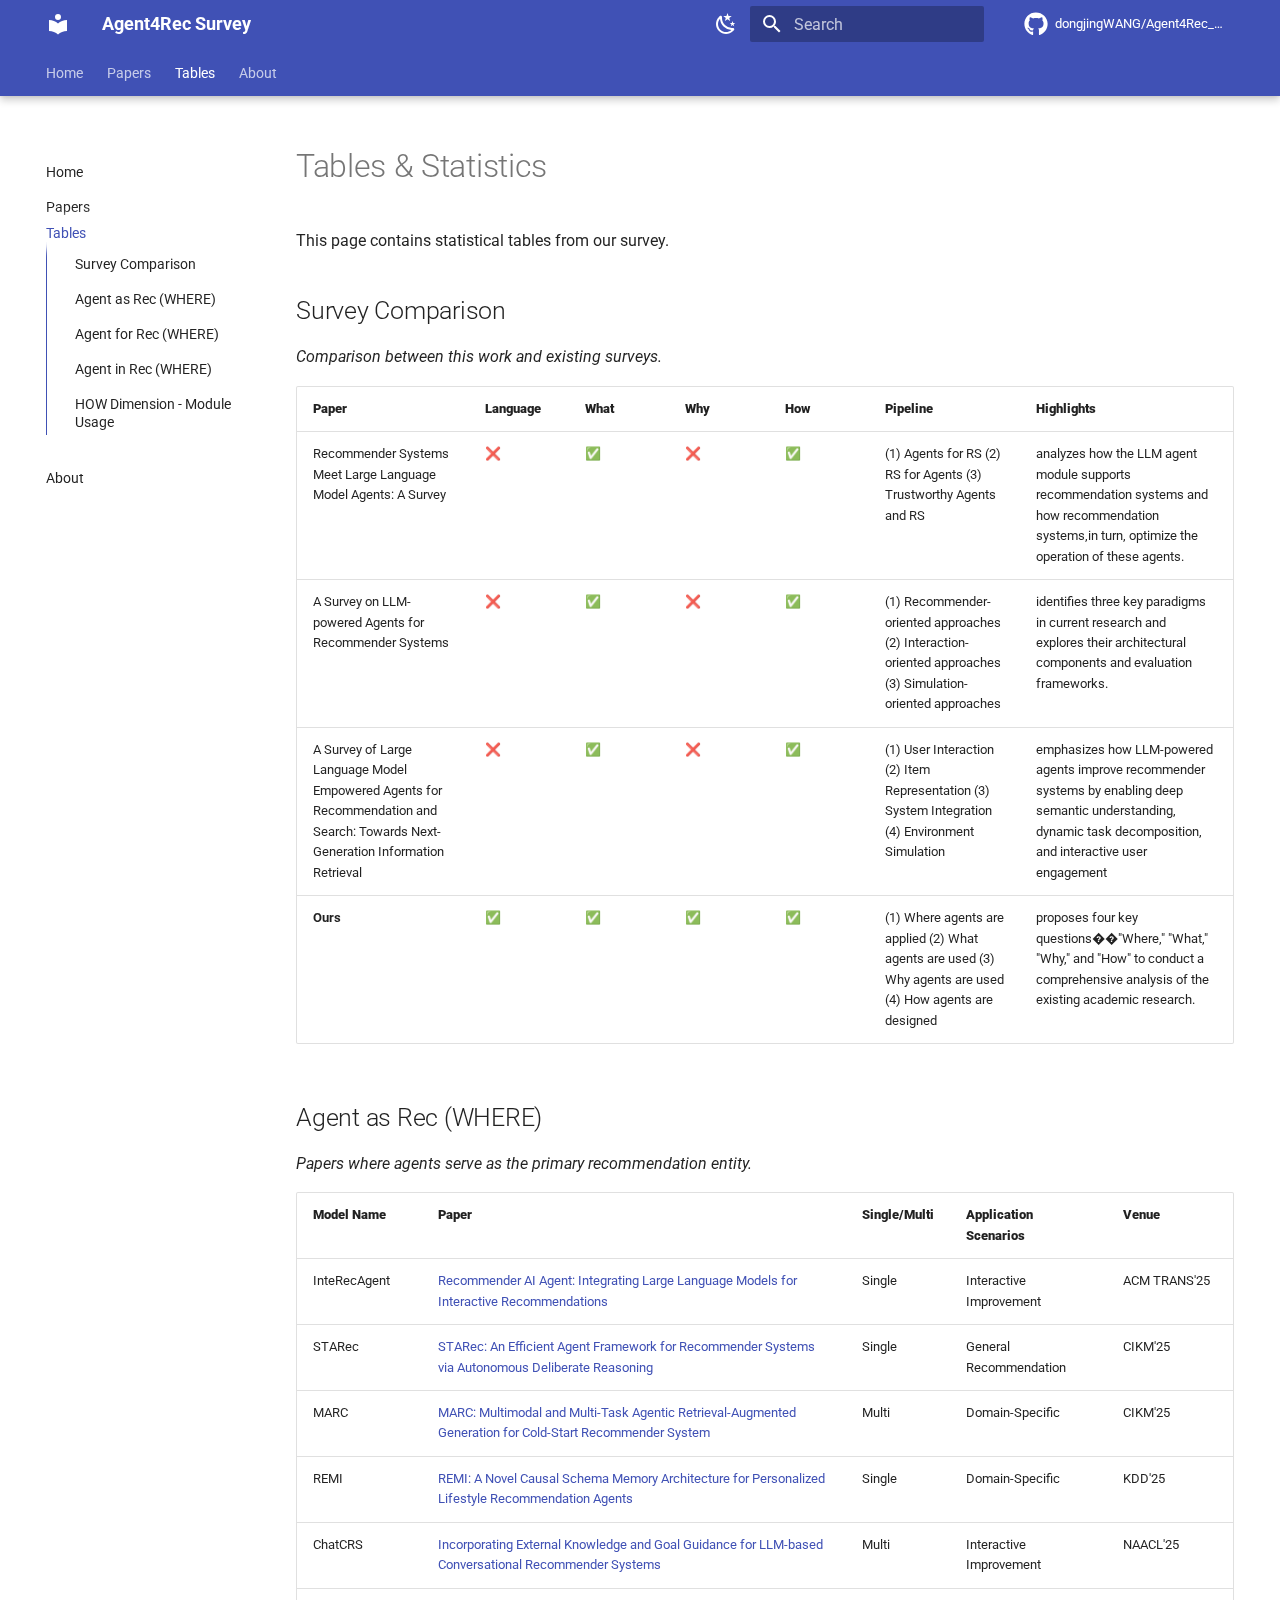
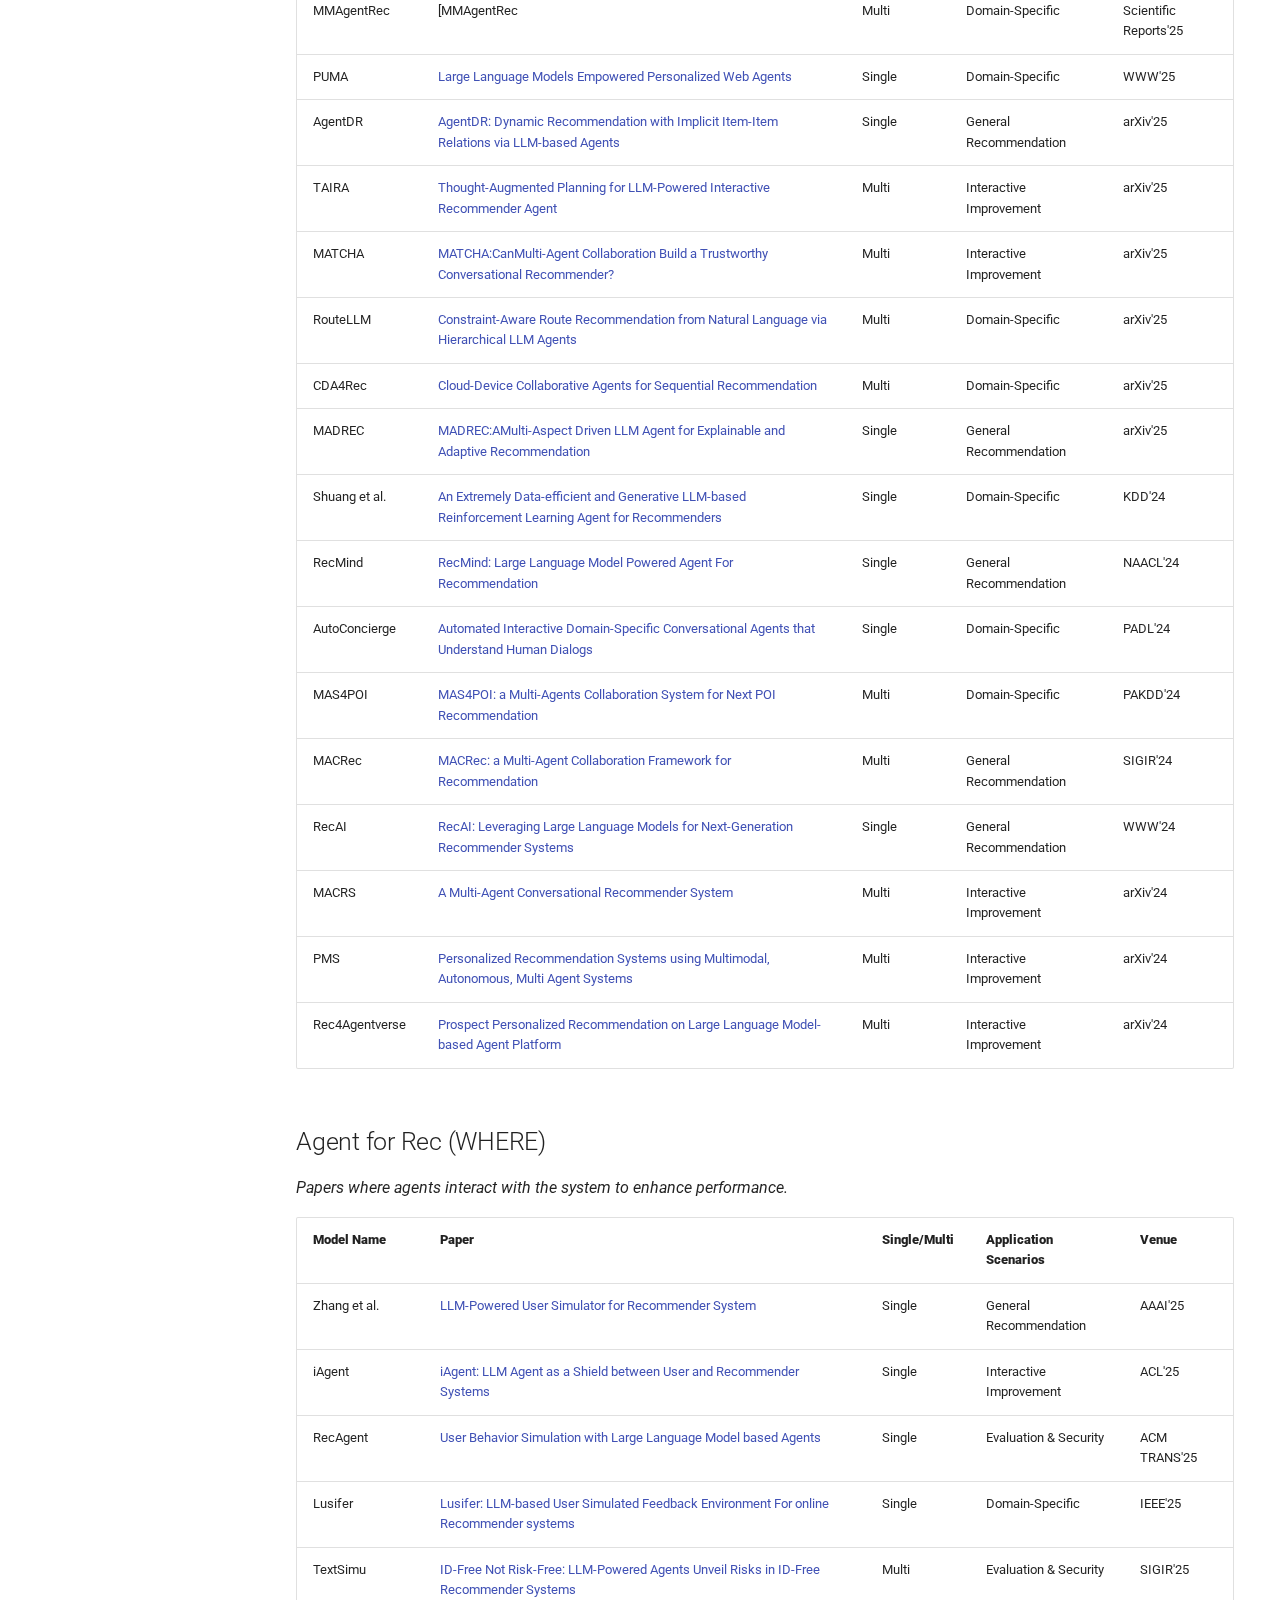
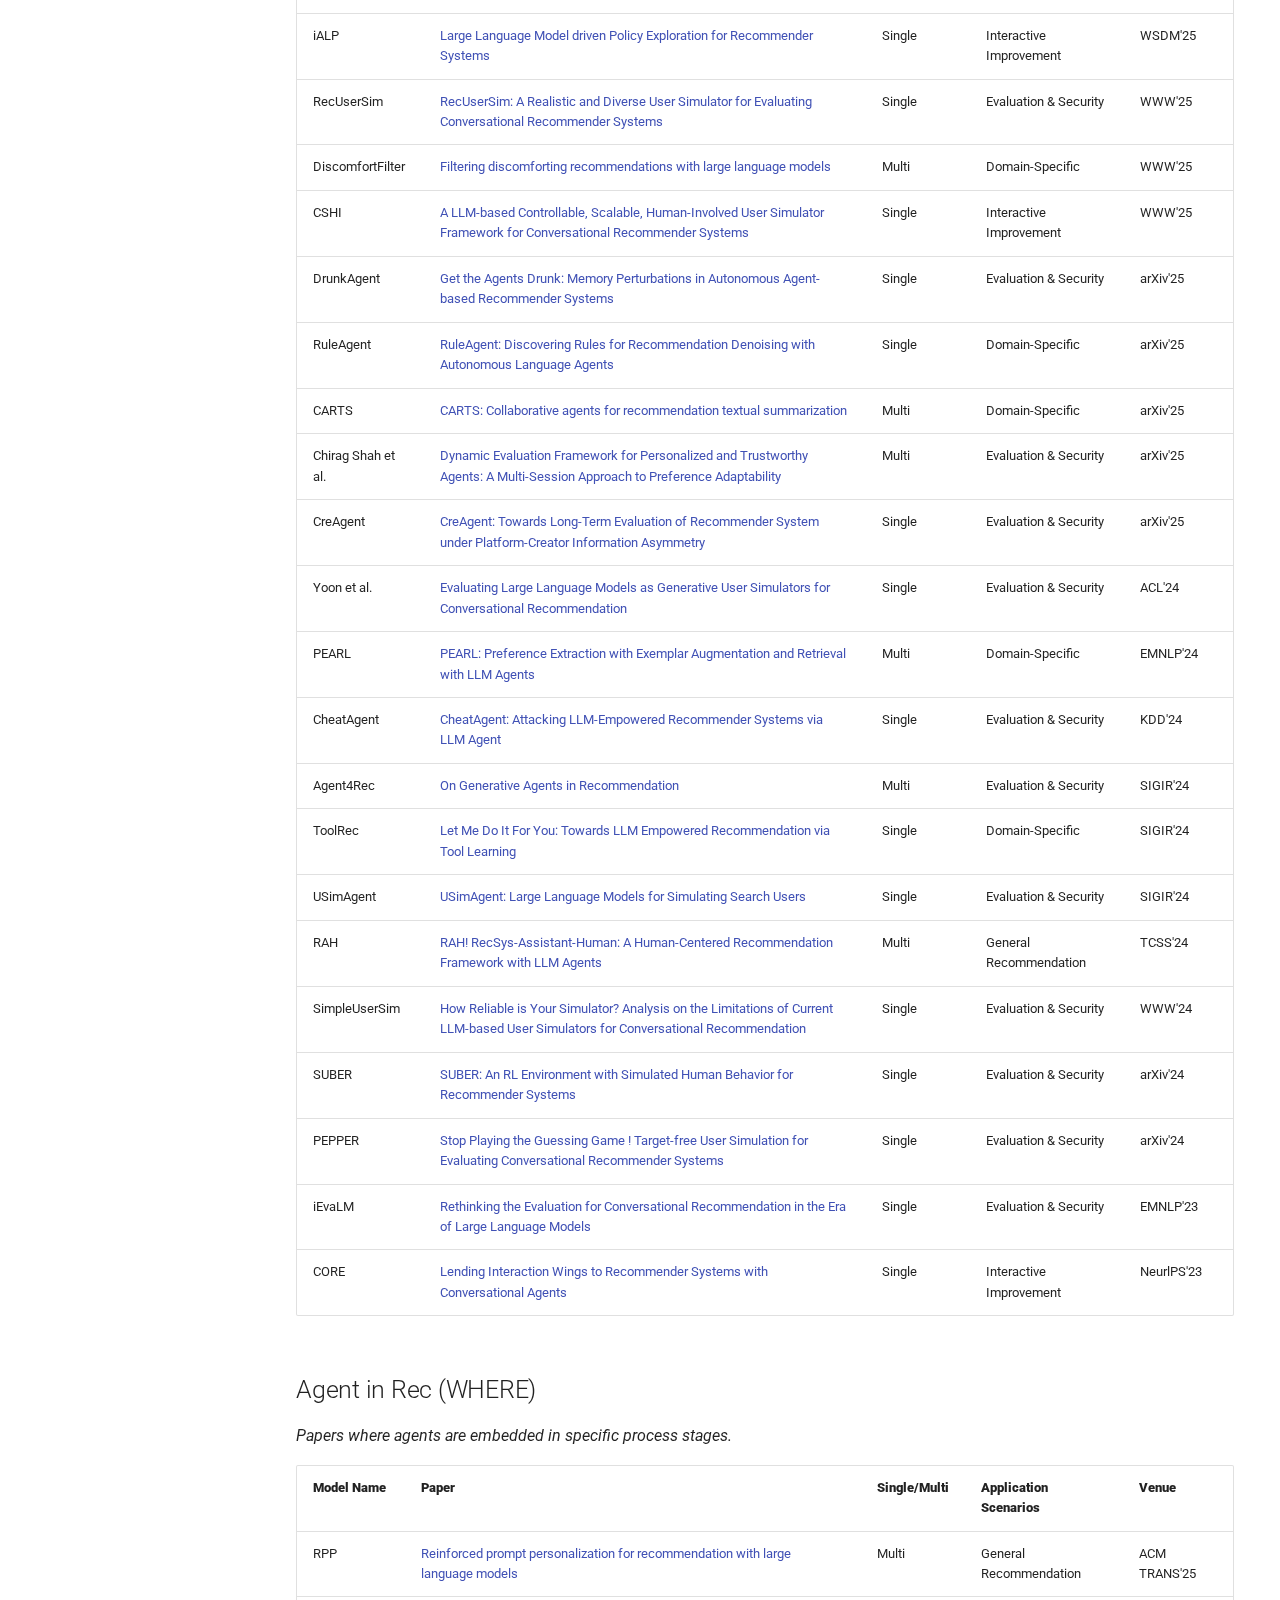
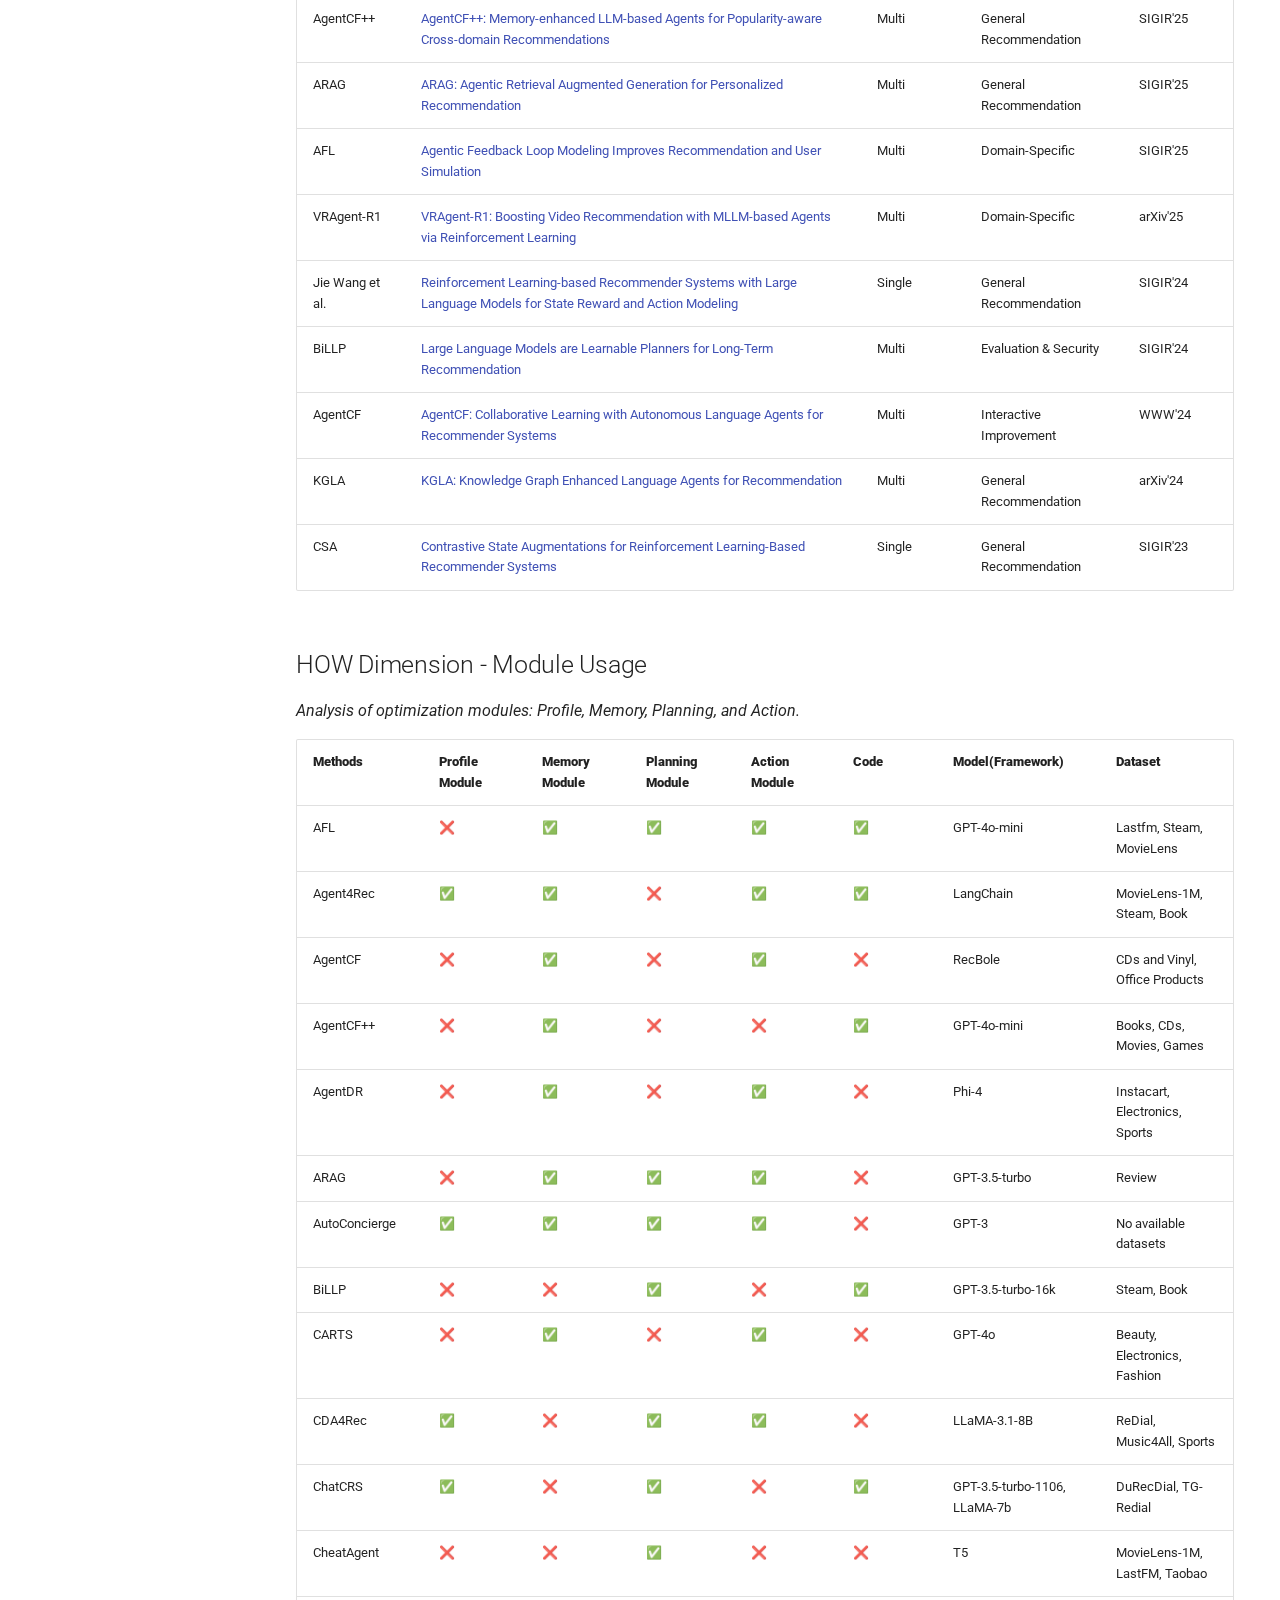
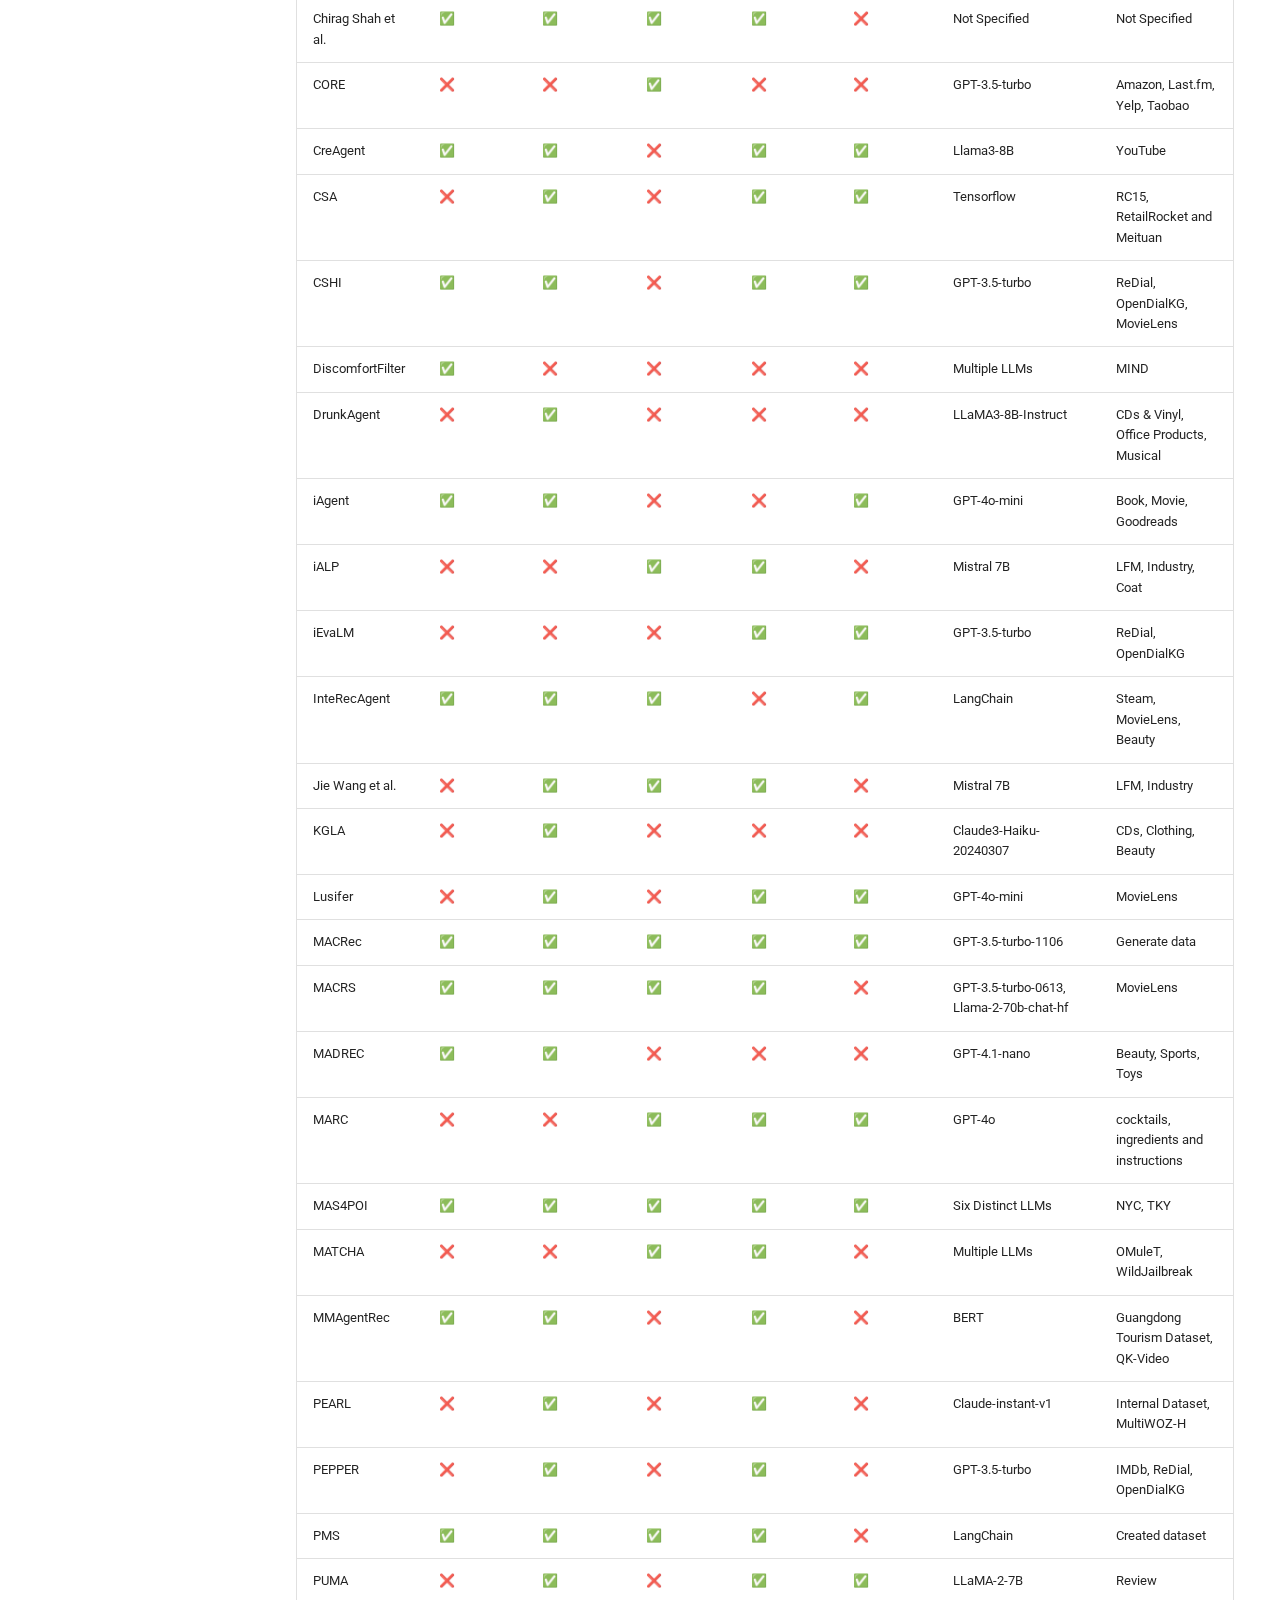
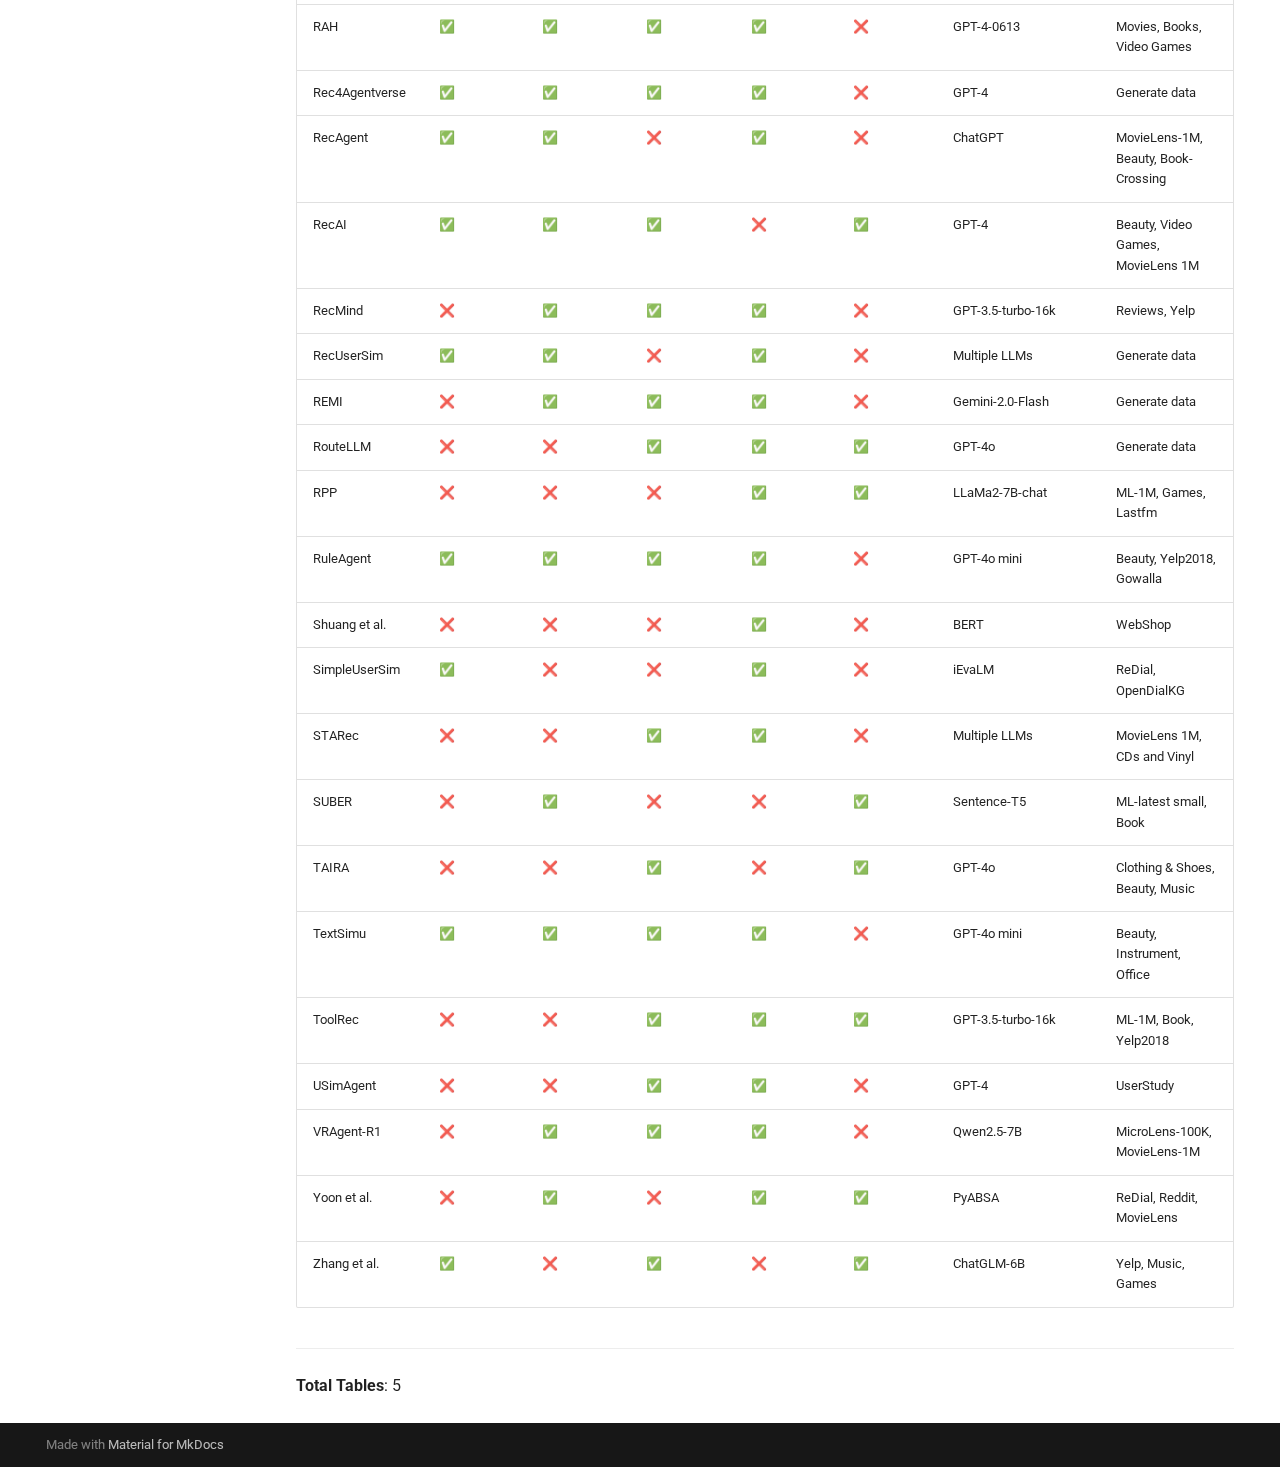
<file: site/tables/index.html>
<!doctype html>
<html lang="en" class="no-js">
  <head>
    
      <meta charset="utf-8">
      <meta name="viewport" content="width=device-width,initial-scale=1">
      
        <meta name="description" content="A Comprehensive Survey of LLM-Powered Agents for Recommender Systems">
      
      
      
        <link rel="canonical" href="https://dongjingWANG.github.io/Agent4Rec_Survey/tables/">
      
      
        <link rel="prev" href="../papers/">
      
      
        <link rel="next" href="../about/">
      
      
        
      
      
      <link rel="icon" href="../assets/images/favicon.png">
      <meta name="generator" content="mkdocs-1.6.1, mkdocs-material-9.7.1">
    
    
      
        <title>Tables - Agent4Rec Survey</title>
      
    
    
      <link rel="stylesheet" href="../assets/stylesheets/main.484c7ddc.min.css">
      
        
        <link rel="stylesheet" href="../assets/stylesheets/palette.ab4e12ef.min.css">
      
      


    
    
      
    
    
      
        
        
        <link rel="preconnect" href="https://fonts.gstatic.com" crossorigin>
        <link rel="stylesheet" href="https://fonts.googleapis.com/css?family=Roboto:300,300i,400,400i,700,700i%7CRoboto+Mono:400,400i,700,700i&display=fallback">
        <style>:root{--md-text-font:"Roboto";--md-code-font:"Roboto Mono"}</style>
      
    
    
      <link rel="stylesheet" href="../stylesheets/custom.css">
    
    <script>__md_scope=new URL("..",location),__md_hash=e=>[...e].reduce(((e,_)=>(e<<5)-e+_.charCodeAt(0)),0),__md_get=(e,_=localStorage,t=__md_scope)=>JSON.parse(_.getItem(t.pathname+"."+e)),__md_set=(e,_,t=localStorage,a=__md_scope)=>{try{t.setItem(a.pathname+"."+e,JSON.stringify(_))}catch(e){}}</script>
    
      

    
    
  </head>
  
  
    
    
      
    
    
    
    
    <body dir="ltr" data-md-color-scheme="default" data-md-color-primary="indigo" data-md-color-accent="indigo">
  
    
    <input class="md-toggle" data-md-toggle="drawer" type="checkbox" id="__drawer" autocomplete="off">
    <input class="md-toggle" data-md-toggle="search" type="checkbox" id="__search" autocomplete="off">
    <label class="md-overlay" for="__drawer"></label>
    <div data-md-component="skip">
      
        
        <a href="#tables-statistics" class="md-skip">
          Skip to content
        </a>
      
    </div>
    <div data-md-component="announce">
      
    </div>
    
    
      

  

<header class="md-header md-header--shadow md-header--lifted" data-md-component="header">
  <nav class="md-header__inner md-grid" aria-label="Header">
    <a href=".." title="Agent4Rec Survey" class="md-header__button md-logo" aria-label="Agent4Rec Survey" data-md-component="logo">
      
  
  <svg xmlns="http://www.w3.org/2000/svg" viewBox="0 0 24 24"><path d="M12 8a3 3 0 0 0 3-3 3 3 0 0 0-3-3 3 3 0 0 0-3 3 3 3 0 0 0 3 3m0 3.54C9.64 9.35 6.5 8 3 8v11c3.5 0 6.64 1.35 9 3.54 2.36-2.19 5.5-3.54 9-3.54V8c-3.5 0-6.64 1.35-9 3.54"/></svg>

    </a>
    <label class="md-header__button md-icon" for="__drawer">
      
      <svg xmlns="http://www.w3.org/2000/svg" viewBox="0 0 24 24"><path d="M3 6h18v2H3zm0 5h18v2H3zm0 5h18v2H3z"/></svg>
    </label>
    <div class="md-header__title" data-md-component="header-title">
      <div class="md-header__ellipsis">
        <div class="md-header__topic">
          <span class="md-ellipsis">
            Agent4Rec Survey
          </span>
        </div>
        <div class="md-header__topic" data-md-component="header-topic">
          <span class="md-ellipsis">
            
              Tables
            
          </span>
        </div>
      </div>
    </div>
    
      
        <form class="md-header__option" data-md-component="palette">
  
    
    
    
    <input class="md-option" data-md-color-media="" data-md-color-scheme="default" data-md-color-primary="indigo" data-md-color-accent="indigo"  aria-label="Switch to dark mode"  type="radio" name="__palette" id="__palette_0">
    
      <label class="md-header__button md-icon" title="Switch to dark mode" for="__palette_1" hidden>
        <svg xmlns="http://www.w3.org/2000/svg" viewBox="0 0 24 24"><path d="m17.75 4.09-2.53 1.94.91 3.06-2.63-1.81-2.63 1.81.91-3.06-2.53-1.94L12.44 4l1.06-3 1.06 3zm3.5 6.91-1.64 1.25.59 1.98-1.7-1.17-1.7 1.17.59-1.98L15.75 11l2.06-.05L18.5 9l.69 1.95zm-2.28 4.95c.83-.08 1.72 1.1 1.19 1.85-.32.45-.66.87-1.08 1.27C15.17 23 8.84 23 4.94 19.07c-3.91-3.9-3.91-10.24 0-14.14.4-.4.82-.76 1.27-1.08.75-.53 1.93.36 1.85 1.19-.27 2.86.69 5.83 2.89 8.02a9.96 9.96 0 0 0 8.02 2.89m-1.64 2.02a12.08 12.08 0 0 1-7.8-3.47c-2.17-2.19-3.33-5-3.49-7.82-2.81 3.14-2.7 7.96.31 10.98 3.02 3.01 7.84 3.12 10.98.31"/></svg>
      </label>
    
  
    
    
    
    <input class="md-option" data-md-color-media="" data-md-color-scheme="slate" data-md-color-primary="indigo" data-md-color-accent="indigo"  aria-label="Switch to light mode"  type="radio" name="__palette" id="__palette_1">
    
      <label class="md-header__button md-icon" title="Switch to light mode" for="__palette_0" hidden>
        <svg xmlns="http://www.w3.org/2000/svg" viewBox="0 0 24 24"><path d="M12 7a5 5 0 0 1 5 5 5 5 0 0 1-5 5 5 5 0 0 1-5-5 5 5 0 0 1 5-5m0 2a3 3 0 0 0-3 3 3 3 0 0 0 3 3 3 3 0 0 0 3-3 3 3 0 0 0-3-3m0-7 2.39 3.42C13.65 5.15 12.84 5 12 5s-1.65.15-2.39.42zM3.34 7l4.16-.35A7.2 7.2 0 0 0 5.94 8.5c-.44.74-.69 1.5-.83 2.29zm.02 10 1.76-3.77a7.131 7.131 0 0 0 2.38 4.14zM20.65 7l-1.77 3.79a7.02 7.02 0 0 0-2.38-4.15zm-.01 10-4.14.36c.59-.51 1.12-1.14 1.54-1.86.42-.73.69-1.5.83-2.29zM12 22l-2.41-3.44c.74.27 1.55.44 2.41.44.82 0 1.63-.17 2.37-.44z"/></svg>
      </label>
    
  
</form>
      
    
    
      <script>var palette=__md_get("__palette");if(palette&&palette.color){if("(prefers-color-scheme)"===palette.color.media){var media=matchMedia("(prefers-color-scheme: light)"),input=document.querySelector(media.matches?"[data-md-color-media='(prefers-color-scheme: light)']":"[data-md-color-media='(prefers-color-scheme: dark)']");palette.color.media=input.getAttribute("data-md-color-media"),palette.color.scheme=input.getAttribute("data-md-color-scheme"),palette.color.primary=input.getAttribute("data-md-color-primary"),palette.color.accent=input.getAttribute("data-md-color-accent")}for(var[key,value]of Object.entries(palette.color))document.body.setAttribute("data-md-color-"+key,value)}</script>
    
    
    
      
      
        <label class="md-header__button md-icon" for="__search">
          
          <svg xmlns="http://www.w3.org/2000/svg" viewBox="0 0 24 24"><path d="M9.5 3A6.5 6.5 0 0 1 16 9.5c0 1.61-.59 3.09-1.56 4.23l.27.27h.79l5 5-1.5 1.5-5-5v-.79l-.27-.27A6.52 6.52 0 0 1 9.5 16 6.5 6.5 0 0 1 3 9.5 6.5 6.5 0 0 1 9.5 3m0 2C7 5 5 7 5 9.5S7 14 9.5 14 14 12 14 9.5 12 5 9.5 5"/></svg>
        </label>
        <div class="md-search" data-md-component="search" role="dialog">
  <label class="md-search__overlay" for="__search"></label>
  <div class="md-search__inner" role="search">
    <form class="md-search__form" name="search">
      <input type="text" class="md-search__input" name="query" aria-label="Search" placeholder="Search" autocapitalize="off" autocorrect="off" autocomplete="off" spellcheck="false" data-md-component="search-query" required>
      <label class="md-search__icon md-icon" for="__search">
        
        <svg xmlns="http://www.w3.org/2000/svg" viewBox="0 0 24 24"><path d="M9.5 3A6.5 6.5 0 0 1 16 9.5c0 1.61-.59 3.09-1.56 4.23l.27.27h.79l5 5-1.5 1.5-5-5v-.79l-.27-.27A6.52 6.52 0 0 1 9.5 16 6.5 6.5 0 0 1 3 9.5 6.5 6.5 0 0 1 9.5 3m0 2C7 5 5 7 5 9.5S7 14 9.5 14 14 12 14 9.5 12 5 9.5 5"/></svg>
        
        <svg xmlns="http://www.w3.org/2000/svg" viewBox="0 0 24 24"><path d="M20 11v2H8l5.5 5.5-1.42 1.42L4.16 12l7.92-7.92L13.5 5.5 8 11z"/></svg>
      </label>
      <nav class="md-search__options" aria-label="Search">
        
        <button type="reset" class="md-search__icon md-icon" title="Clear" aria-label="Clear" tabindex="-1">
          
          <svg xmlns="http://www.w3.org/2000/svg" viewBox="0 0 24 24"><path d="M19 6.41 17.59 5 12 10.59 6.41 5 5 6.41 10.59 12 5 17.59 6.41 19 12 13.41 17.59 19 19 17.59 13.41 12z"/></svg>
        </button>
      </nav>
      
        <div class="md-search__suggest" data-md-component="search-suggest"></div>
      
    </form>
    <div class="md-search__output">
      <div class="md-search__scrollwrap" tabindex="0" data-md-scrollfix>
        <div class="md-search-result" data-md-component="search-result">
          <div class="md-search-result__meta">
            Initializing search
          </div>
          <ol class="md-search-result__list" role="presentation"></ol>
        </div>
      </div>
    </div>
  </div>
</div>
      
    
    
      <div class="md-header__source">
        <a href="https://github.com/dongjingWANG/Agent4Rec_Survey" title="Go to repository" class="md-source" data-md-component="source">
  <div class="md-source__icon md-icon">
    
    <svg xmlns="http://www.w3.org/2000/svg" viewBox="0 0 512 512"><!--! Font Awesome Free 7.1.0 by @fontawesome - https://fontawesome.com License - https://fontawesome.com/license/free (Icons: CC BY 4.0, Fonts: SIL OFL 1.1, Code: MIT License) Copyright 2025 Fonticons, Inc.--><path d="M173.9 397.4c0 2-2.3 3.6-5.2 3.6-3.3.3-5.6-1.3-5.6-3.6 0-2 2.3-3.6 5.2-3.6 3-.3 5.6 1.3 5.6 3.6m-31.1-4.5c-.7 2 1.3 4.3 4.3 4.9 2.6 1 5.6 0 6.2-2s-1.3-4.3-4.3-5.2c-2.6-.7-5.5.3-6.2 2.3m44.2-1.7c-2.9.7-4.9 2.6-4.6 4.9.3 2 2.9 3.3 5.9 2.6 2.9-.7 4.9-2.6 4.6-4.6-.3-1.9-3-3.2-5.9-2.9M252.8 8C114.1 8 8 113.3 8 252c0 110.9 69.8 205.8 169.5 239.2 12.8 2.3 17.3-5.6 17.3-12.1 0-6.2-.3-40.4-.3-61.4 0 0-70 15-84.7-29.8 0 0-11.4-29.1-27.8-36.6 0 0-22.9-15.7 1.6-15.4 0 0 24.9 2 38.6 25.8 21.9 38.6 58.6 27.5 72.9 20.9 2.3-16 8.8-27.1 16-33.7-55.9-6.2-112.3-14.3-112.3-110.5 0-27.5 7.6-41.3 23.6-58.9-2.6-6.5-11.1-33.3 2.6-67.9 20.9-6.5 69 27 69 27 20-5.6 41.5-8.5 62.8-8.5s42.8 2.9 62.8 8.5c0 0 48.1-33.6 69-27 13.7 34.7 5.2 61.4 2.6 67.9 16 17.7 25.8 31.5 25.8 58.9 0 96.5-58.9 104.2-114.8 110.5 9.2 7.9 17 22.9 17 46.4 0 33.7-.3 75.4-.3 83.6 0 6.5 4.6 14.4 17.3 12.1C436.2 457.8 504 362.9 504 252 504 113.3 391.5 8 252.8 8M105.2 352.9c-1.3 1-1 3.3.7 5.2 1.6 1.6 3.9 2.3 5.2 1 1.3-1 1-3.3-.7-5.2-1.6-1.6-3.9-2.3-5.2-1m-10.8-8.1c-.7 1.3.3 2.9 2.3 3.9 1.6 1 3.6.7 4.3-.7.7-1.3-.3-2.9-2.3-3.9-2-.6-3.6-.3-4.3.7m32.4 35.6c-1.6 1.3-1 4.3 1.3 6.2 2.3 2.3 5.2 2.6 6.5 1 1.3-1.3.7-4.3-1.3-6.2-2.2-2.3-5.2-2.6-6.5-1m-11.4-14.7c-1.6 1-1.6 3.6 0 5.9s4.3 3.3 5.6 2.3c1.6-1.3 1.6-3.9 0-6.2-1.4-2.3-4-3.3-5.6-2"/></svg>
  </div>
  <div class="md-source__repository">
    dongjingWANG/Agent4Rec_Survey
  </div>
</a>
      </div>
    
  </nav>
  
    
      
<nav class="md-tabs" aria-label="Tabs" data-md-component="tabs">
  <div class="md-grid">
    <ul class="md-tabs__list">
      
        
  
  
  
  
    <li class="md-tabs__item">
      <a href=".." class="md-tabs__link">
        
  
  
    
  
  Home

      </a>
    </li>
  

      
        
  
  
  
  
    <li class="md-tabs__item">
      <a href="../papers/" class="md-tabs__link">
        
  
  
    
  
  Papers

      </a>
    </li>
  

      
        
  
  
  
    
  
  
    <li class="md-tabs__item md-tabs__item--active">
      <a href="./" class="md-tabs__link">
        
  
  
    
  
  Tables

      </a>
    </li>
  

      
        
  
  
  
  
    <li class="md-tabs__item">
      <a href="../about/" class="md-tabs__link">
        
  
  
    
  
  About

      </a>
    </li>
  

      
    </ul>
  </div>
</nav>
    
  
</header>
    
    <div class="md-container" data-md-component="container">
      
      
        
      
      <main class="md-main" data-md-component="main">
        <div class="md-main__inner md-grid">
          
            
              
              <div class="md-sidebar md-sidebar--primary" data-md-component="sidebar" data-md-type="navigation" >
                <div class="md-sidebar__scrollwrap">
                  <div class="md-sidebar__inner">
                    


  


  

<nav class="md-nav md-nav--primary md-nav--lifted md-nav--integrated" aria-label="Navigation" data-md-level="0">
  <label class="md-nav__title" for="__drawer">
    <a href=".." title="Agent4Rec Survey" class="md-nav__button md-logo" aria-label="Agent4Rec Survey" data-md-component="logo">
      
  
  <svg xmlns="http://www.w3.org/2000/svg" viewBox="0 0 24 24"><path d="M12 8a3 3 0 0 0 3-3 3 3 0 0 0-3-3 3 3 0 0 0-3 3 3 3 0 0 0 3 3m0 3.54C9.64 9.35 6.5 8 3 8v11c3.5 0 6.64 1.35 9 3.54 2.36-2.19 5.5-3.54 9-3.54V8c-3.5 0-6.64 1.35-9 3.54"/></svg>

    </a>
    Agent4Rec Survey
  </label>
  
    <div class="md-nav__source">
      <a href="https://github.com/dongjingWANG/Agent4Rec_Survey" title="Go to repository" class="md-source" data-md-component="source">
  <div class="md-source__icon md-icon">
    
    <svg xmlns="http://www.w3.org/2000/svg" viewBox="0 0 512 512"><!--! Font Awesome Free 7.1.0 by @fontawesome - https://fontawesome.com License - https://fontawesome.com/license/free (Icons: CC BY 4.0, Fonts: SIL OFL 1.1, Code: MIT License) Copyright 2025 Fonticons, Inc.--><path d="M173.9 397.4c0 2-2.3 3.6-5.2 3.6-3.3.3-5.6-1.3-5.6-3.6 0-2 2.3-3.6 5.2-3.6 3-.3 5.6 1.3 5.6 3.6m-31.1-4.5c-.7 2 1.3 4.3 4.3 4.9 2.6 1 5.6 0 6.2-2s-1.3-4.3-4.3-5.2c-2.6-.7-5.5.3-6.2 2.3m44.2-1.7c-2.9.7-4.9 2.6-4.6 4.9.3 2 2.9 3.3 5.9 2.6 2.9-.7 4.9-2.6 4.6-4.6-.3-1.9-3-3.2-5.9-2.9M252.8 8C114.1 8 8 113.3 8 252c0 110.9 69.8 205.8 169.5 239.2 12.8 2.3 17.3-5.6 17.3-12.1 0-6.2-.3-40.4-.3-61.4 0 0-70 15-84.7-29.8 0 0-11.4-29.1-27.8-36.6 0 0-22.9-15.7 1.6-15.4 0 0 24.9 2 38.6 25.8 21.9 38.6 58.6 27.5 72.9 20.9 2.3-16 8.8-27.1 16-33.7-55.9-6.2-112.3-14.3-112.3-110.5 0-27.5 7.6-41.3 23.6-58.9-2.6-6.5-11.1-33.3 2.6-67.9 20.9-6.5 69 27 69 27 20-5.6 41.5-8.5 62.8-8.5s42.8 2.9 62.8 8.5c0 0 48.1-33.6 69-27 13.7 34.7 5.2 61.4 2.6 67.9 16 17.7 25.8 31.5 25.8 58.9 0 96.5-58.9 104.2-114.8 110.5 9.2 7.9 17 22.9 17 46.4 0 33.7-.3 75.4-.3 83.6 0 6.5 4.6 14.4 17.3 12.1C436.2 457.8 504 362.9 504 252 504 113.3 391.5 8 252.8 8M105.2 352.9c-1.3 1-1 3.3.7 5.2 1.6 1.6 3.9 2.3 5.2 1 1.3-1 1-3.3-.7-5.2-1.6-1.6-3.9-2.3-5.2-1m-10.8-8.1c-.7 1.3.3 2.9 2.3 3.9 1.6 1 3.6.7 4.3-.7.7-1.3-.3-2.9-2.3-3.9-2-.6-3.6-.3-4.3.7m32.4 35.6c-1.6 1.3-1 4.3 1.3 6.2 2.3 2.3 5.2 2.6 6.5 1 1.3-1.3.7-4.3-1.3-6.2-2.2-2.3-5.2-2.6-6.5-1m-11.4-14.7c-1.6 1-1.6 3.6 0 5.9s4.3 3.3 5.6 2.3c1.6-1.3 1.6-3.9 0-6.2-1.4-2.3-4-3.3-5.6-2"/></svg>
  </div>
  <div class="md-source__repository">
    dongjingWANG/Agent4Rec_Survey
  </div>
</a>
    </div>
  
  <ul class="md-nav__list" data-md-scrollfix>
    
      
      
  
  
  
  
    <li class="md-nav__item">
      <a href=".." class="md-nav__link">
        
  
  
  <span class="md-ellipsis">
    
  
    Home
  

    
  </span>
  
  

      </a>
    </li>
  

    
      
      
  
  
  
  
    <li class="md-nav__item">
      <a href="../papers/" class="md-nav__link">
        
  
  
  <span class="md-ellipsis">
    
  
    Papers
  

    
  </span>
  
  

      </a>
    </li>
  

    
      
      
  
  
    
  
  
  
    <li class="md-nav__item md-nav__item--active">
      
      <input class="md-nav__toggle md-toggle" type="checkbox" id="__toc">
      
      
        
      
      
        <label class="md-nav__link md-nav__link--active" for="__toc">
          
  
  
  <span class="md-ellipsis">
    
  
    Tables
  

    
  </span>
  
  

          <span class="md-nav__icon md-icon"></span>
        </label>
      
      <a href="./" class="md-nav__link md-nav__link--active">
        
  
  
  <span class="md-ellipsis">
    
  
    Tables
  

    
  </span>
  
  

      </a>
      
        

  

<nav class="md-nav md-nav--secondary" aria-label="On this page">
  
  
  
    
  
  
    <label class="md-nav__title" for="__toc">
      <span class="md-nav__icon md-icon"></span>
      On this page
    </label>
    <ul class="md-nav__list" data-md-component="toc" data-md-scrollfix>
      
        <li class="md-nav__item">
  <a href="#survey-comparison" class="md-nav__link">
    <span class="md-ellipsis">
      
        Survey Comparison
      
    </span>
  </a>
  
</li>
      
        <li class="md-nav__item">
  <a href="#agent-as-rec-where" class="md-nav__link">
    <span class="md-ellipsis">
      
        Agent as Rec (WHERE)
      
    </span>
  </a>
  
</li>
      
        <li class="md-nav__item">
  <a href="#agent-for-rec-where" class="md-nav__link">
    <span class="md-ellipsis">
      
        Agent for Rec (WHERE)
      
    </span>
  </a>
  
</li>
      
        <li class="md-nav__item">
  <a href="#agent-in-rec-where" class="md-nav__link">
    <span class="md-ellipsis">
      
        Agent in Rec (WHERE)
      
    </span>
  </a>
  
</li>
      
        <li class="md-nav__item">
  <a href="#how-dimension-module-usage" class="md-nav__link">
    <span class="md-ellipsis">
      
        HOW Dimension - Module Usage
      
    </span>
  </a>
  
</li>
      
    </ul>
  
</nav>
      
    </li>
  

    
      
      
  
  
  
  
    <li class="md-nav__item">
      <a href="../about/" class="md-nav__link">
        
  
  
  <span class="md-ellipsis">
    
  
    About
  

    
  </span>
  
  

      </a>
    </li>
  

    
  </ul>
</nav>
                  </div>
                </div>
              </div>
            
            
          
          
            <div class="md-content" data-md-component="content">
              
              <article class="md-content__inner md-typeset">
                
                  


  
  


<h1 id="tables-statistics">Tables &amp; Statistics<a class="headerlink" href="#tables-statistics" title="Permanent link">&para;</a></h1>
<p>This page contains statistical tables from our survey.</p>
<h2 id="survey-comparison">Survey Comparison<a class="headerlink" href="#survey-comparison" title="Permanent link">&para;</a></h2>
<p><em>Comparison between this work and existing surveys.</em></p>
<table>
<thead>
<tr>
<th><strong>Paper</strong></th>
<th><strong>Language</strong></th>
<th><strong>What</strong></th>
<th><strong>Why</strong></th>
<th><strong>How</strong></th>
<th><strong>Pipeline</strong></th>
<th><strong>Highlights</strong></th>
</tr>
</thead>
<tbody>
<tr>
<td>Recommender Systems Meet Large Language Model Agents: A Survey</td>
<td>❌</td>
<td>✅</td>
<td>❌</td>
<td>✅</td>
<td>(1) Agents for RS (2) RS for Agents (3) Trustworthy Agents and RS</td>
<td>analyzes how the LLM agent module supports recommendation systems and how recommendation systems,in turn, optimize the operation of these agents.</td>
</tr>
<tr>
<td>A Survey on LLM-powered Agents for Recommender Systems</td>
<td>❌</td>
<td>✅</td>
<td>❌</td>
<td>✅</td>
<td>(1) Recommender-oriented approaches (2) Interaction-oriented approaches (3) Simulation-oriented approaches</td>
<td>identifies three key paradigms in current research and explores their architectural components and evaluation frameworks.</td>
</tr>
<tr>
<td>A Survey of Large Language Model Empowered Agents for Recommendation and Search: Towards Next-Generation Information Retrieval</td>
<td>❌</td>
<td>✅</td>
<td>❌</td>
<td>✅</td>
<td>(1) User Interaction (2) Item Representation (3) System Integration (4) Environment Simulation</td>
<td>emphasizes how LLM-powered agents improve recommender systems by enabling deep semantic understanding, dynamic task decomposition, and interactive user engagement</td>
</tr>
<tr>
<td><strong>Ours</strong></td>
<td>✅</td>
<td>✅</td>
<td>✅</td>
<td>✅</td>
<td>(1) Where agents are applied (2) What agents are used (3) Why agents are used (4) How agents are designed</td>
<td>proposes four key questions��"Where," "What," "Why," and "How" to conduct a comprehensive analysis of the existing academic research.</td>
</tr>
</tbody>
</table>
<h2 id="agent-as-rec-where">Agent as Rec (WHERE)<a class="headerlink" href="#agent-as-rec-where" title="Permanent link">&para;</a></h2>
<p><em>Papers where agents serve as the primary recommendation entity.</em></p>
<table>
<thead>
<tr>
<th><strong>Model Name</strong></th>
<th><strong>Paper</strong></th>
<th><strong>Single/Multi</strong></th>
<th><strong>Application Scenarios</strong></th>
<th><strong>Venue</strong></th>
</tr>
</thead>
<tbody>
<tr>
<td>InteRecAgent</td>
<td><a href="https://dl.acm.org/doi/full/10.1145/3731446">Recommender AI Agent: Integrating Large Language Models for Interactive Recommendations</a></td>
<td>Single</td>
<td>Interactive Improvement</td>
<td>ACM TRANS'25</td>
</tr>
<tr>
<td>STARec</td>
<td><a href="https://dl.acm.org/doi/10.1145/3746252.3760995">STARec: An Efficient Agent Framework for Recommender Systems via Autonomous Deliberate Reasoning</a></td>
<td>Single</td>
<td>General Recommendation</td>
<td>CIKM'25</td>
</tr>
<tr>
<td>MARC</td>
<td><a href="https://arxiv.org/abs/2511.08181">MARC: Multimodal and Multi-Task Agentic Retrieval-Augmented Generation for Cold-Start Recommender System</a></td>
<td>Multi</td>
<td>Domain-Specific</td>
<td>CIKM'25</td>
</tr>
<tr>
<td>REMI</td>
<td><a href="https://oars-workshop.github.io/papers/Raman2025.pdf">REMI: A Novel Causal Schema Memory Architecture for Personalized Lifestyle Recommendation Agents</a></td>
<td>Single</td>
<td>Domain-Specific</td>
<td>KDD'25</td>
</tr>
<tr>
<td>ChatCRS</td>
<td><a href="https://aclanthology.org/2025.findings-naacl.17/">Incorporating External Knowledge and Goal Guidance for LLM-based Conversational Recommender Systems</a></td>
<td>Multi</td>
<td>Interactive Improvement</td>
<td>NAACL'25</td>
</tr>
<tr>
<td>MMAgentRec</td>
<td>[MMAgentRec</td>
<td>Multi</td>
<td>Domain-Specific</td>
<td>Scientific Reports'25</td>
</tr>
<tr>
<td>PUMA</td>
<td><a href="https://dl.acm.org/doi/10.1145/3696410.3714842">Large Language Models Empowered Personalized Web Agents</a></td>
<td>Single</td>
<td>Domain-Specific</td>
<td>WWW'25</td>
</tr>
<tr>
<td>AgentDR</td>
<td><a href="https://arxiv.org/pdf/2510.05598">AgentDR: Dynamic Recommendation with Implicit Item-Item Relations via LLM-based Agents</a></td>
<td>Single</td>
<td>General Recommendation</td>
<td>arXiv'25</td>
</tr>
<tr>
<td>TAIRA</td>
<td><a href="https://arxiv.org/abs/2506.23485">Thought-Augmented Planning for LLM-Powered Interactive Recommender Agent</a></td>
<td>Multi</td>
<td>Interactive Improvement</td>
<td>arXiv'25</td>
</tr>
<tr>
<td>MATCHA</td>
<td><a href="https://arxiv.org/pdf/2504.20094">MATCHA:CanMulti-Agent Collaboration Build a Trustworthy  Conversational Recommender?</a></td>
<td>Multi</td>
<td>Interactive Improvement</td>
<td>arXiv'25</td>
</tr>
<tr>
<td>RouteLLM</td>
<td><a href="https://arxiv.org/pdf/2510.06078">Constraint-Aware Route Recommendation from Natural Language via Hierarchical LLM Agents</a></td>
<td>Multi</td>
<td>Domain-Specific</td>
<td>arXiv'25</td>
</tr>
<tr>
<td>CDA4Rec</td>
<td><a href="https://arxiv.org/pdf/2509.01551">Cloud-Device Collaborative Agents for Sequential Recommendation</a></td>
<td>Multi</td>
<td>Domain-Specific</td>
<td>arXiv'25</td>
</tr>
<tr>
<td>MADREC</td>
<td><a href="https://arxiv.org/pdf/2510.13371">MADREC:AMulti-Aspect Driven LLM Agent for Explainable and Adaptive Recommendation</a></td>
<td>Single</td>
<td>General Recommendation</td>
<td>arXiv'25</td>
</tr>
<tr>
<td>Shuang et al.</td>
<td><a href="https://arxiv.org/pdf/2408.16032">An Extremely Data-efficient and Generative LLM-based Reinforcement Learning Agent for Recommenders</a></td>
<td>Single</td>
<td>Domain-Specific</td>
<td>KDD'24</td>
</tr>
<tr>
<td>RecMind</td>
<td><a href="https://aclanthology.org/2024.findings-naacl.271/">RecMind: Large Language Model Powered Agent For Recommendation</a></td>
<td>Single</td>
<td>General Recommendation</td>
<td>NAACL'24</td>
</tr>
<tr>
<td>AutoConcierge</td>
<td><a href="https://link.springer.com/chapter/10.1007/978-3-031-52038-9_13">Automated Interactive Domain-Specific Conversational Agents that Understand Human Dialogs</a></td>
<td>Single</td>
<td>Domain-Specific</td>
<td>PADL'24</td>
</tr>
<tr>
<td>MAS4POI</td>
<td><a href="https://link.springer.com/chapter/10.1007/978-981-96-8180-8_28">MAS4POI: a Multi-Agents Collaboration System  for Next POI Recommendation</a></td>
<td>Multi</td>
<td>Domain-Specific</td>
<td>PAKDD'24</td>
</tr>
<tr>
<td>MACRec</td>
<td><a href="https://dl.acm.org/doi/abs/10.1145/3626772.3657669">MACRec: a Multi-Agent Collaboration Framework for Recommendation</a></td>
<td>Multi</td>
<td>General Recommendation</td>
<td>SIGIR'24</td>
</tr>
<tr>
<td>RecAI</td>
<td><a href="https://dl.acm.org/doi/abs/10.1145/3589335.3651242">RecAI: Leveraging Large Language Models for Next-Generation Recommender Systems</a></td>
<td>Single</td>
<td>General Recommendation</td>
<td>WWW'24</td>
</tr>
<tr>
<td>MACRS</td>
<td><a href="https://arxiv.org/pdf/2402.01135">A Multi-Agent Conversational Recommender System</a></td>
<td>Multi</td>
<td>Interactive Improvement</td>
<td>arXiv'24</td>
</tr>
<tr>
<td>PMS</td>
<td><a href="https://arxiv.org/pdf/2410.19855">Personalized Recommendation Systems using Multimodal, Autonomous, Multi Agent Systems</a></td>
<td>Multi</td>
<td>Interactive Improvement</td>
<td>arXiv'24</td>
</tr>
<tr>
<td>Rec4Agentverse</td>
<td><a href="https://arxiv.org/pdf/2402.18240">Prospect Personalized Recommendation on Large Language Model-based Agent Platform</a></td>
<td>Multi</td>
<td>Interactive Improvement</td>
<td>arXiv'24</td>
</tr>
</tbody>
</table>
<h2 id="agent-for-rec-where">Agent for Rec (WHERE)<a class="headerlink" href="#agent-for-rec-where" title="Permanent link">&para;</a></h2>
<p><em>Papers where agents interact with the system to enhance performance.</em></p>
<table>
<thead>
<tr>
<th><strong>Model Name</strong></th>
<th><strong>Paper</strong></th>
<th><strong>Single/Multi</strong></th>
<th><strong>Application Scenarios</strong></th>
<th><strong>Venue</strong></th>
</tr>
</thead>
<tbody>
<tr>
<td>Zhang et al.</td>
<td><a href="https://ojs.aaai.org/index.php/AAAI/article/view/33456">LLM-Powered User Simulator for Recommender System</a></td>
<td>Single</td>
<td>General Recommendation</td>
<td>AAAI'25</td>
</tr>
<tr>
<td>iAgent</td>
<td><a href="https://arxiv.org/pdf/2502.14662">iAgent: LLM Agent as a Shield between User and Recommender Systems</a></td>
<td>Single</td>
<td>Interactive Improvement</td>
<td>ACL'25</td>
</tr>
<tr>
<td>RecAgent</td>
<td><a href="https://dl.acm.org/doi/full/10.1145/3708985">User Behavior Simulation with Large Language Model based Agents</a></td>
<td>Single</td>
<td>Evaluation &amp; Security</td>
<td>ACM TRANS'25</td>
</tr>
<tr>
<td>Lusifer</td>
<td><a href="https://ieeexplore.ieee.org/abstract/document/11141085/">Lusifer: LLM-based User Simulated Feedback  Environment For online Recommender systems</a></td>
<td>Single</td>
<td>Domain-Specific</td>
<td>IEEE'25</td>
</tr>
<tr>
<td>TextSimu</td>
<td><a href="https://dl.acm.org/doi/abs/10.1145/3726302.3730003">ID-Free Not Risk-Free: LLM-Powered Agents Unveil Risks in  ID-Free Recommender Systems</a></td>
<td>Multi</td>
<td>Evaluation &amp; Security</td>
<td>SIGIR'25</td>
</tr>
<tr>
<td>iALP</td>
<td><a href="https://dl.acm.org/doi/abs/10.1145/3701551.3703496">Large Language Model driven Policy Exploration for  Recommender Systems</a></td>
<td>Single</td>
<td>Interactive Improvement</td>
<td>WSDM'25</td>
</tr>
<tr>
<td>RecUserSim</td>
<td><a href="https://dl.acm.org/doi/pdf/10.1145/3701716.3715258">RecUserSim: A Realistic and Diverse User Simulator for  Evaluating Conversational Recommender Systems</a></td>
<td>Single</td>
<td>Evaluation &amp; Security</td>
<td>WWW'25</td>
</tr>
<tr>
<td>DiscomfortFilter</td>
<td><a href="https://dl.acm.org/doi/abs/10.1145/3696410.3714850">Filtering discomforting recommendations with large language models</a></td>
<td>Multi</td>
<td>Domain-Specific</td>
<td>WWW'25</td>
</tr>
<tr>
<td>CSHI</td>
<td><a href="https://dl.acm.org/doi/abs/10.1145/3696410.3714858">A LLM-based Controllable, Scalable, Human-Involved User Simulator Framework for Conversational Recommender Systems</a></td>
<td>Single</td>
<td>Interactive Improvement</td>
<td>WWW'25</td>
</tr>
<tr>
<td>DrunkAgent</td>
<td><a href="https://arxiv.org/pdf/2503.23804">Get the Agents Drunk: Memory Perturbations in Autonomous  Agent-based Recommender Systems</a></td>
<td>Single</td>
<td>Evaluation &amp; Security</td>
<td>arXiv'25</td>
</tr>
<tr>
<td>RuleAgent</td>
<td><a href="https://arxiv.org/pdf/2503.23374">RuleAgent: Discovering Rules for Recommendation Denoising  with Autonomous Language Agents</a></td>
<td>Single</td>
<td>Domain-Specific</td>
<td>arXiv'25</td>
</tr>
<tr>
<td>CARTS</td>
<td><a href="http://arxiv.org/pdf/2506.17765">CARTS: Collaborative agents for recommendation textual summarization</a></td>
<td>Multi</td>
<td>Domain-Specific</td>
<td>arXiv'25</td>
</tr>
<tr>
<td>Chirag Shah et al.</td>
<td><a href="https://www.arxiv.org/pdf/2504.06277">Dynamic Evaluation Framework for Personalized and Trustworthy Agents: A Multi-Session Approach to Preference Adaptability</a></td>
<td>Multi</td>
<td>Evaluation &amp; Security</td>
<td>arXiv'25</td>
</tr>
<tr>
<td>CreAgent</td>
<td><a href="https://arxiv.org/pdf/2502.07307">CreAgent: Towards Long-Term Evaluation of Recommender System under Platform-Creator Information Asymmetry</a></td>
<td>Single</td>
<td>Evaluation &amp; Security</td>
<td>arXiv'25</td>
</tr>
<tr>
<td>Yoon et al.</td>
<td><a href="https://aclanthology.org/2024.naacl-long.83/">Evaluating Large Language Models as Generative User Simulators for  Conversational Recommendation</a></td>
<td>Single</td>
<td>Evaluation &amp; Security</td>
<td>ACL'24</td>
</tr>
<tr>
<td>PEARL</td>
<td><a href="https://aclanthology.org/2024.emnlp-industry.112.pdf">PEARL: Preference Extraction with Exemplar Augmentation and Retrieval with LLM Agents</a></td>
<td>Multi</td>
<td>Domain-Specific</td>
<td>EMNLP'24</td>
</tr>
<tr>
<td>CheatAgent</td>
<td><a href="https://dl.acm.org/doi/10.1145/3637528.3671837">CheatAgent: Attacking LLM-Empowered Recommender Systems via LLM Agent</a></td>
<td>Single</td>
<td>Evaluation &amp; Security</td>
<td>KDD'24</td>
</tr>
<tr>
<td>Agent4Rec</td>
<td><a href="https://dl.acm.org/doi/abs/10.1145/3626772.3657844">On Generative Agents in Recommendation</a></td>
<td>Multi</td>
<td>Evaluation &amp; Security</td>
<td>SIGIR'24</td>
</tr>
<tr>
<td>ToolRec</td>
<td><a href="https://dl.acm.org/doi/abs/10.1145/3626772.3657828">Let Me Do It For You: Towards LLM Empowered Recommendation via Tool Learning</a></td>
<td>Single</td>
<td>Domain-Specific</td>
<td>SIGIR'24</td>
</tr>
<tr>
<td>USimAgent</td>
<td><a href="https://dl.acm.org/doi/abs/10.1145/3626772.3657963">USimAgent: Large Language Models for Simulating Search Users</a></td>
<td>Single</td>
<td>Evaluation &amp; Security</td>
<td>SIGIR'24</td>
</tr>
<tr>
<td>RAH</td>
<td><a href="https://ieeexplore.ieee.org/abstract/document/10572486">RAH! RecSys-Assistant-Human: A Human-Centered Recommendation Framework with LLM Agents</a></td>
<td>Multi</td>
<td>General Recommendation</td>
<td>TCSS'24</td>
</tr>
<tr>
<td>SimpleUserSim</td>
<td><a href="https://dl.acm.org/doi/abs/10.1145/3589335.3651955">How Reliable is Your Simulator? Analysis on the Limitations of  Current LLM-based User Simulators for Conversational  Recommendation</a></td>
<td>Single</td>
<td>Evaluation &amp; Security</td>
<td>WWW'24</td>
</tr>
<tr>
<td>SUBER</td>
<td><a href="https://arxiv.org/pdf/2406.01631">SUBER: An RL Environment with Simulated  Human Behavior for Recommender Systems</a></td>
<td>Single</td>
<td>Evaluation &amp; Security</td>
<td>arXiv'24</td>
</tr>
<tr>
<td>PEPPER</td>
<td><a href="https://www.arxiv.org/pdf/2411.16160">Stop Playing the Guessing Game ! Target-free User Simulation for Evaluating Conversational Recommender Systems</a></td>
<td>Single</td>
<td>Evaluation &amp; Security</td>
<td>arXiv'24</td>
</tr>
<tr>
<td>iEvaLM</td>
<td><a href="https://arxiv.org/pdf/2305.13112">Rethinking the Evaluation for Conversational Recommendation  in the Era of Large Language Models</a></td>
<td>Single</td>
<td>Evaluation &amp; Security</td>
<td>EMNLP'23</td>
</tr>
<tr>
<td>CORE</td>
<td><a href="https://proceedings.neurips.cc/paper_files/paper/2023/hash/58cd3b02902d79aea4b3b603fb0d0941-Abstract-Conference.html">Lending Interaction Wings to Recommender Systems with Conversational Agents</a></td>
<td>Single</td>
<td>Interactive Improvement</td>
<td>NeurlPS'23</td>
</tr>
</tbody>
</table>
<h2 id="agent-in-rec-where">Agent in Rec (WHERE)<a class="headerlink" href="#agent-in-rec-where" title="Permanent link">&para;</a></h2>
<p><em>Papers where agents are embedded in specific process stages.</em></p>
<table>
<thead>
<tr>
<th><strong>Model Name</strong></th>
<th><strong>Paper</strong></th>
<th><strong>Single/Multi</strong></th>
<th><strong>Application Scenarios</strong></th>
<th><strong>Venue</strong></th>
</tr>
</thead>
<tbody>
<tr>
<td>RPP</td>
<td><a href="https://dl.acm.org/doi/full/10.1145/3716320">Reinforced prompt personalization for recommendation with large language models</a></td>
<td>Multi</td>
<td>General Recommendation</td>
<td>ACM TRANS'25</td>
</tr>
<tr>
<td>AgentCF++</td>
<td><a href="https://dl.acm.org/doi/abs/10.1145/3726302.3730161">AgentCF++: Memory-enhanced LLM-based Agents for  Popularity-aware Cross-domain Recommendations</a></td>
<td>Multi</td>
<td>General Recommendation</td>
<td>SIGIR'25</td>
</tr>
<tr>
<td>ARAG</td>
<td><a href="https://arxiv.org/pdf/2506.21931">ARAG: Agentic Retrieval Augmented Generation for  Personalized Recommendation</a></td>
<td>Multi</td>
<td>General Recommendation</td>
<td>SIGIR'25</td>
</tr>
<tr>
<td>AFL</td>
<td><a href="https://dl.acm.org/doi/abs/10.1145/3726302.3729893">Agentic Feedback Loop Modeling Improves Recommendation  and User Simulation</a></td>
<td>Multi</td>
<td>Domain-Specific</td>
<td>SIGIR'25</td>
</tr>
<tr>
<td>VRAgent-R1</td>
<td><a href="https://arxiv.org/pdf/2507.02626">VRAgent-R1: Boosting Video Recommendation with MLLM-based Agents via Reinforcement Learning</a></td>
<td>Multi</td>
<td>Domain-Specific</td>
<td>arXiv'25</td>
</tr>
<tr>
<td>Jie Wang et al.</td>
<td><a href="https://dl.acm.org/doi/abs/10.1145/3626772.3657767">Reinforcement Learning-based Recommender Systems with  Large Language Models for State Reward and Action Modeling</a></td>
<td>Single</td>
<td>General Recommendation</td>
<td>SIGIR'24</td>
</tr>
<tr>
<td>BiLLP</td>
<td><a href="https://dl.acm.org/doi/abs/10.1145/3626772.3657683">Large Language Models are Learnable Planners for Long-Term  Recommendation</a></td>
<td>Multi</td>
<td>Evaluation &amp; Security</td>
<td>SIGIR'24</td>
</tr>
<tr>
<td>AgentCF</td>
<td><a href="https://dl.acm.org/doi/abs/10.1145/3589334.3645537">AgentCF: Collaborative Learning with Autonomous Language  Agents for Recommender Systems</a></td>
<td>Multi</td>
<td>Interactive Improvement</td>
<td>WWW'24</td>
</tr>
<tr>
<td>KGLA</td>
<td><a href="https://arxiv.org/pdf/2410.19627">KGLA: Knowledge Graph Enhanced Language Agents for Recommendation</a></td>
<td>Multi</td>
<td>General Recommendation</td>
<td>arXiv'24</td>
</tr>
<tr>
<td>CSA</td>
<td><a href="https://dl.acm.org/doi/abs/10.1145/3539618.3591656">Contrastive State Augmentations for Reinforcement  Learning-Based Recommender Systems</a></td>
<td>Single</td>
<td>General Recommendation</td>
<td>SIGIR'23</td>
</tr>
</tbody>
</table>
<h2 id="how-dimension-module-usage">HOW Dimension - Module Usage<a class="headerlink" href="#how-dimension-module-usage" title="Permanent link">&para;</a></h2>
<p><em>Analysis of optimization modules: Profile, Memory, Planning, and Action.</em></p>
<table>
<thead>
<tr>
<th><strong>Methods</strong></th>
<th><strong>Profile Module</strong></th>
<th><strong>Memory Module</strong></th>
<th><strong>Planning Module</strong></th>
<th><strong>Action Module</strong></th>
<th><strong>Code</strong></th>
<th><strong>Model(Framework)</strong></th>
<th><strong>Dataset</strong></th>
</tr>
</thead>
<tbody>
<tr>
<td>AFL</td>
<td>❌</td>
<td>✅</td>
<td>✅</td>
<td>✅</td>
<td>✅</td>
<td>GPT-4o-mini</td>
<td>Lastfm, Steam, MovieLens</td>
</tr>
<tr>
<td>Agent4Rec</td>
<td>✅</td>
<td>✅</td>
<td>❌</td>
<td>✅</td>
<td>✅</td>
<td>LangChain</td>
<td>MovieLens-1M, Steam, Book</td>
</tr>
<tr>
<td>AgentCF</td>
<td>❌</td>
<td>✅</td>
<td>❌</td>
<td>✅</td>
<td>❌</td>
<td>RecBole</td>
<td>CDs and Vinyl, Office Products</td>
</tr>
<tr>
<td>AgentCF++</td>
<td>❌</td>
<td>✅</td>
<td>❌</td>
<td>❌</td>
<td>✅</td>
<td>GPT-4o-mini</td>
<td>Books, CDs, Movies, Games</td>
</tr>
<tr>
<td>AgentDR</td>
<td>❌</td>
<td>✅</td>
<td>❌</td>
<td>✅</td>
<td>❌</td>
<td>Phi-4</td>
<td>Instacart, Electronics, Sports</td>
</tr>
<tr>
<td>ARAG</td>
<td>❌</td>
<td>✅</td>
<td>✅</td>
<td>✅</td>
<td>❌</td>
<td>GPT-3.5-turbo</td>
<td>Review</td>
</tr>
<tr>
<td>AutoConcierge</td>
<td>✅</td>
<td>✅</td>
<td>✅</td>
<td>✅</td>
<td>❌</td>
<td>GPT-3</td>
<td>No available datasets</td>
</tr>
<tr>
<td>BiLLP</td>
<td>❌</td>
<td>❌</td>
<td>✅</td>
<td>❌</td>
<td>✅</td>
<td>GPT-3.5-turbo-16k</td>
<td>Steam, Book</td>
</tr>
<tr>
<td>CARTS</td>
<td>❌</td>
<td>✅</td>
<td>❌</td>
<td>✅</td>
<td>❌</td>
<td>GPT-4o</td>
<td>Beauty, Electronics, Fashion</td>
</tr>
<tr>
<td>CDA4Rec</td>
<td>✅</td>
<td>❌</td>
<td>✅</td>
<td>✅</td>
<td>❌</td>
<td>LLaMA-3.1-8B</td>
<td>ReDial, Music4All, Sports</td>
</tr>
<tr>
<td>ChatCRS</td>
<td>✅</td>
<td>❌</td>
<td>✅</td>
<td>❌</td>
<td>✅</td>
<td>GPT-3.5-turbo-1106, LLaMA-7b</td>
<td>DuRecDial, TG-Redial</td>
</tr>
<tr>
<td>CheatAgent</td>
<td>❌</td>
<td>❌</td>
<td>✅</td>
<td>❌</td>
<td>❌</td>
<td>T5</td>
<td>MovieLens-1M, LastFM, Taobao</td>
</tr>
<tr>
<td>Chirag Shah et al.</td>
<td>✅</td>
<td>✅</td>
<td>✅</td>
<td>✅</td>
<td>❌</td>
<td>Not Specified</td>
<td>Not Specified</td>
</tr>
<tr>
<td>CORE</td>
<td>❌</td>
<td>❌</td>
<td>✅</td>
<td>❌</td>
<td>❌</td>
<td>GPT-3.5-turbo</td>
<td>Amazon, Last.fm, Yelp, Taobao</td>
</tr>
<tr>
<td>CreAgent</td>
<td>✅</td>
<td>✅</td>
<td>❌</td>
<td>✅</td>
<td>✅</td>
<td>Llama3-8B</td>
<td>YouTube</td>
</tr>
<tr>
<td>CSA</td>
<td>❌</td>
<td>✅</td>
<td>❌</td>
<td>✅</td>
<td>✅</td>
<td>Tensorflow</td>
<td>RC15, RetailRocket and Meituan</td>
</tr>
<tr>
<td>CSHI</td>
<td>✅</td>
<td>✅</td>
<td>❌</td>
<td>✅</td>
<td>✅</td>
<td>GPT-3.5-turbo</td>
<td>ReDial, OpenDialKG, MovieLens</td>
</tr>
<tr>
<td>DiscomfortFilter</td>
<td>✅</td>
<td>❌</td>
<td>❌</td>
<td>❌</td>
<td>❌</td>
<td>Multiple LLMs</td>
<td>MIND</td>
</tr>
<tr>
<td>DrunkAgent</td>
<td>❌</td>
<td>✅</td>
<td>❌</td>
<td>❌</td>
<td>❌</td>
<td>LLaMA3-8B-Instruct</td>
<td>CDs &amp; Vinyl, Office Products, Musical</td>
</tr>
<tr>
<td>iAgent</td>
<td>✅</td>
<td>✅</td>
<td>❌</td>
<td>❌</td>
<td>✅</td>
<td>GPT-4o-mini</td>
<td>Book, Movie, Goodreads</td>
</tr>
<tr>
<td>iALP</td>
<td>❌</td>
<td>❌</td>
<td>✅</td>
<td>✅</td>
<td>❌</td>
<td>Mistral 7B</td>
<td>LFM, Industry, Coat</td>
</tr>
<tr>
<td>iEvaLM</td>
<td>❌</td>
<td>❌</td>
<td>❌</td>
<td>✅</td>
<td>✅</td>
<td>GPT-3.5-turbo</td>
<td>ReDial, OpenDialKG</td>
</tr>
<tr>
<td>InteRecAgent</td>
<td>✅</td>
<td>✅</td>
<td>✅</td>
<td>❌</td>
<td>✅</td>
<td>LangChain</td>
<td>Steam, MovieLens, Beauty</td>
</tr>
<tr>
<td>Jie Wang et al.</td>
<td>❌</td>
<td>✅</td>
<td>✅</td>
<td>✅</td>
<td>❌</td>
<td>Mistral 7B</td>
<td>LFM, Industry</td>
</tr>
<tr>
<td>KGLA</td>
<td>❌</td>
<td>✅</td>
<td>❌</td>
<td>❌</td>
<td>❌</td>
<td>Claude3-Haiku-20240307</td>
<td>CDs, Clothing, Beauty</td>
</tr>
<tr>
<td>Lusifer</td>
<td>❌</td>
<td>✅</td>
<td>❌</td>
<td>✅</td>
<td>✅</td>
<td>GPT-4o-mini</td>
<td>MovieLens</td>
</tr>
<tr>
<td>MACRec</td>
<td>✅</td>
<td>✅</td>
<td>✅</td>
<td>✅</td>
<td>✅</td>
<td>GPT-3.5-turbo-1106</td>
<td>Generate data</td>
</tr>
<tr>
<td>MACRS</td>
<td>✅</td>
<td>✅</td>
<td>✅</td>
<td>✅</td>
<td>❌</td>
<td>GPT-3.5-turbo-0613, Llama-2-70b-chat-hf</td>
<td>MovieLens</td>
</tr>
<tr>
<td>MADREC</td>
<td>✅</td>
<td>✅</td>
<td>❌</td>
<td>❌</td>
<td>❌</td>
<td>GPT-4.1-nano</td>
<td>Beauty, Sports, Toys</td>
</tr>
<tr>
<td>MARC</td>
<td>❌</td>
<td>❌</td>
<td>✅</td>
<td>✅</td>
<td>✅</td>
<td>GPT-4o</td>
<td>cocktails, ingredients and instructions</td>
</tr>
<tr>
<td>MAS4POI</td>
<td>✅</td>
<td>✅</td>
<td>✅</td>
<td>✅</td>
<td>✅</td>
<td>Six Distinct LLMs</td>
<td>NYC, TKY</td>
</tr>
<tr>
<td>MATCHA</td>
<td>❌</td>
<td>❌</td>
<td>✅</td>
<td>✅</td>
<td>❌</td>
<td>Multiple LLMs</td>
<td>OMuleT, WildJailbreak</td>
</tr>
<tr>
<td>MMAgentRec</td>
<td>✅</td>
<td>✅</td>
<td>❌</td>
<td>✅</td>
<td>❌</td>
<td>BERT</td>
<td>Guangdong Tourism Dataset, QK-Video</td>
</tr>
<tr>
<td>PEARL</td>
<td>❌</td>
<td>✅</td>
<td>❌</td>
<td>✅</td>
<td>❌</td>
<td>Claude-instant-v1</td>
<td>Internal Dataset, MultiWOZ-H</td>
</tr>
<tr>
<td>PEPPER</td>
<td>❌</td>
<td>✅</td>
<td>❌</td>
<td>✅</td>
<td>❌</td>
<td>GPT-3.5-turbo</td>
<td>IMDb, ReDial, OpenDialKG</td>
</tr>
<tr>
<td>PMS</td>
<td>✅</td>
<td>✅</td>
<td>✅</td>
<td>✅</td>
<td>❌</td>
<td>LangChain</td>
<td>Created dataset</td>
</tr>
<tr>
<td>PUMA</td>
<td>❌</td>
<td>✅</td>
<td>❌</td>
<td>✅</td>
<td>✅</td>
<td>LLaMA-2-7B</td>
<td>Review</td>
</tr>
<tr>
<td>RAH</td>
<td>✅</td>
<td>✅</td>
<td>✅</td>
<td>✅</td>
<td>❌</td>
<td>GPT-4-0613</td>
<td>Movies, Books, Video Games</td>
</tr>
<tr>
<td>Rec4Agentverse</td>
<td>✅</td>
<td>✅</td>
<td>✅</td>
<td>✅</td>
<td>❌</td>
<td>GPT-4</td>
<td>Generate data</td>
</tr>
<tr>
<td>RecAgent</td>
<td>✅</td>
<td>✅</td>
<td>❌</td>
<td>✅</td>
<td>❌</td>
<td>ChatGPT</td>
<td>MovieLens-1M, Beauty, Book-Crossing</td>
</tr>
<tr>
<td>RecAI</td>
<td>✅</td>
<td>✅</td>
<td>✅</td>
<td>❌</td>
<td>✅</td>
<td>GPT-4</td>
<td>Beauty, Video Games, MovieLens 1M</td>
</tr>
<tr>
<td>RecMind</td>
<td>❌</td>
<td>✅</td>
<td>✅</td>
<td>✅</td>
<td>❌</td>
<td>GPT-3.5-turbo-16k</td>
<td>Reviews, Yelp</td>
</tr>
<tr>
<td>RecUserSim</td>
<td>✅</td>
<td>✅</td>
<td>❌</td>
<td>✅</td>
<td>❌</td>
<td>Multiple LLMs</td>
<td>Generate data</td>
</tr>
<tr>
<td>REMI</td>
<td>❌</td>
<td>✅</td>
<td>✅</td>
<td>✅</td>
<td>❌</td>
<td>Gemini-2.0-Flash</td>
<td>Generate data</td>
</tr>
<tr>
<td>RouteLLM</td>
<td>❌</td>
<td>❌</td>
<td>✅</td>
<td>✅</td>
<td>✅</td>
<td>GPT-4o</td>
<td>Generate data</td>
</tr>
<tr>
<td>RPP</td>
<td>❌</td>
<td>❌</td>
<td>❌</td>
<td>✅</td>
<td>✅</td>
<td>LLaMa2-7B-chat</td>
<td>ML-1M, Games, Lastfm</td>
</tr>
<tr>
<td>RuleAgent</td>
<td>✅</td>
<td>✅</td>
<td>✅</td>
<td>✅</td>
<td>❌</td>
<td>GPT-4o mini</td>
<td>Beauty, Yelp2018, Gowalla</td>
</tr>
<tr>
<td>Shuang et al.</td>
<td>❌</td>
<td>❌</td>
<td>❌</td>
<td>✅</td>
<td>❌</td>
<td>BERT</td>
<td>WebShop</td>
</tr>
<tr>
<td>SimpleUserSim</td>
<td>✅</td>
<td>❌</td>
<td>❌</td>
<td>✅</td>
<td>❌</td>
<td>iEvaLM</td>
<td>ReDial, OpenDialKG</td>
</tr>
<tr>
<td>STARec</td>
<td>❌</td>
<td>❌</td>
<td>✅</td>
<td>✅</td>
<td>❌</td>
<td>Multiple LLMs</td>
<td>MovieLens 1M, CDs and Vinyl</td>
</tr>
<tr>
<td>SUBER</td>
<td>❌</td>
<td>✅</td>
<td>❌</td>
<td>❌</td>
<td>✅</td>
<td>Sentence-T5</td>
<td>ML-latest small, Book</td>
</tr>
<tr>
<td>TAIRA</td>
<td>❌</td>
<td>❌</td>
<td>✅</td>
<td>❌</td>
<td>✅</td>
<td>GPT-4o</td>
<td>Clothing &amp; Shoes, Beauty, Music</td>
</tr>
<tr>
<td>TextSimu</td>
<td>✅</td>
<td>✅</td>
<td>✅</td>
<td>✅</td>
<td>❌</td>
<td>GPT-4o mini</td>
<td>Beauty, Instrument, Office</td>
</tr>
<tr>
<td>ToolRec</td>
<td>❌</td>
<td>❌</td>
<td>✅</td>
<td>✅</td>
<td>✅</td>
<td>GPT-3.5-turbo-16k</td>
<td>ML-1M, Book, Yelp2018</td>
</tr>
<tr>
<td>USimAgent</td>
<td>❌</td>
<td>❌</td>
<td>✅</td>
<td>✅</td>
<td>❌</td>
<td>GPT-4</td>
<td>UserStudy</td>
</tr>
<tr>
<td>VRAgent-R1</td>
<td>❌</td>
<td>✅</td>
<td>✅</td>
<td>✅</td>
<td>❌</td>
<td>Qwen2.5-7B</td>
<td>MicroLens-100K, MovieLens-1M</td>
</tr>
<tr>
<td>Yoon et al.</td>
<td>❌</td>
<td>✅</td>
<td>❌</td>
<td>✅</td>
<td>✅</td>
<td>PyABSA</td>
<td>ReDial, Reddit, MovieLens</td>
</tr>
<tr>
<td>Zhang et al.</td>
<td>✅</td>
<td>❌</td>
<td>✅</td>
<td>❌</td>
<td>✅</td>
<td>ChatGLM-6B</td>
<td>Yelp, Music, Games</td>
</tr>
</tbody>
</table>
<hr />
<p><strong>Total Tables</strong>: 5</p>












                
              </article>
            </div>
          
          
<script>var target=document.getElementById(location.hash.slice(1));target&&target.name&&(target.checked=target.name.startsWith("__tabbed_"))</script>
        </div>
        
          <button type="button" class="md-top md-icon" data-md-component="top" hidden>
  
  <svg xmlns="http://www.w3.org/2000/svg" viewBox="0 0 24 24"><path d="M13 20h-2V8l-5.5 5.5-1.42-1.42L12 4.16l7.92 7.92-1.42 1.42L13 8z"/></svg>
  Back to top
</button>
        
      </main>
      
        <footer class="md-footer">
  
  <div class="md-footer-meta md-typeset">
    <div class="md-footer-meta__inner md-grid">
      <div class="md-copyright">
  
  
    Made with
    <a href="https://squidfunk.github.io/mkdocs-material/" target="_blank" rel="noopener">
      Material for MkDocs
    </a>
  
</div>
      
    </div>
  </div>
</footer>
      
    </div>
    <div class="md-dialog" data-md-component="dialog">
      <div class="md-dialog__inner md-typeset"></div>
    </div>
    
    
    
      
      
      <script id="__config" type="application/json">{"annotate": null, "base": "..", "features": ["navigation.instant", "navigation.tracking", "navigation.top", "navigation.tabs", "navigation.tabs.sticky", "content.code.copy", "search.suggest", "search.highlight", "toc.integrate", "navigation.indexes", "navigation.expand"], "search": "../assets/javascripts/workers/search.2c215733.min.js", "tags": null, "translations": {"clipboard.copied": "Copied to clipboard", "clipboard.copy": "Copy to clipboard", "search.result.more.one": "1 more on this page", "search.result.more.other": "# more on this page", "search.result.none": "No matching documents", "search.result.one": "1 matching document", "search.result.other": "# matching documents", "search.result.placeholder": "Type to start searching", "search.result.term.missing": "Missing", "select.version": "Select version"}, "version": null}</script>
    
    
      <script src="../assets/javascripts/bundle.79ae519e.min.js"></script>
      
    
  </body>
</html>
</file>
<file: site/stylesheets/custom.css>
/* Custom styles for Agent4Rec Survey */

/* Fix left sidebar scrolling when TOC is integrated */
.md-sidebar--primary {
    overflow-y: auto !important;
    max-height: calc(100vh - 3.6rem) !important;
}

.md-sidebar--primary .md-sidebar__scrollwrap {
    overflow-y: auto !important;
    max-height: calc(100vh - 3.6rem) !important;
}

/* Ensure left navigation is scrollable */
.md-nav--primary {
    overflow-y: auto !important;
}

/* Better scrollbar styling for left sidebar */
.md-sidebar--primary::-webkit-scrollbar,
.md-sidebar--primary .md-sidebar__scrollwrap::-webkit-scrollbar {
    width: 8px;
}

.md-sidebar--primary::-webkit-scrollbar-track,
.md-sidebar--primary .md-sidebar__scrollwrap::-webkit-scrollbar-track {
    background: rgba(0, 0, 0, 0.05);
}

.md-sidebar--primary::-webkit-scrollbar-thumb,
.md-sidebar--primary .md-sidebar__scrollwrap::-webkit-scrollbar-thumb {
    background: rgba(0, 0, 0, 0.2);
    border-radius: 4px;
}

.md-sidebar--primary::-webkit-scrollbar-thumb:hover,
.md-sidebar--primary .md-sidebar__scrollwrap::-webkit-scrollbar-thumb:hover {
    background: rgba(0, 0, 0, 0.3);
}

/* Ensure proper spacing for integrated TOC */
.md-nav__item {
    padding: 0.2rem 0;
}

/* Make sure nested items are visible */
.md-nav__item .md-nav__item {
    margin-left: 0.8rem;
}

/* Ensure TOC items in left sidebar are visible */
.md-nav--integrated .md-nav__item {
    display: block !important;
}

/* Fix for long paper lists - ensure scrolling works */
@media screen and (min-width: 76.25em) {
    .md-sidebar--primary {
        height: calc(100vh - 3.6rem);
        overflow-y: auto;
    }
    
    .md-sidebar--primary .md-sidebar__scrollwrap {
        height: 100%;
        overflow-y: auto;
    }
}

/* Ensure images are responsive */
img {
    max-width: 100%;
    height: auto;
}

/* Hide right sidebar since TOC is now on the left */
.md-sidebar--secondary {
    display: none !important;
}

/* Expand content area to use full width */
@media screen and (min-width: 76.25em) {
    .md-content {
        margin-right: 0 !important;
    }
}
</file>
<file: site/assets/stylesheets/main.484c7ddc.min.css>
@charset "UTF-8";html{-webkit-text-size-adjust:none;-moz-text-size-adjust:none;text-size-adjust:none;box-sizing:border-box}*,:after,:before{box-sizing:inherit}@media (prefers-reduced-motion){*,:after,:before{transition:none!important}}body{margin:0}a,button,input,label{-webkit-tap-highlight-color:transparent}a{color:inherit;text-decoration:none}hr{border:0;box-sizing:initial;display:block;height:.05rem;overflow:visible;padding:0}small{font-size:80%}sub,sup{line-height:1em}img{border-style:none}table{border-collapse:initial;border-spacing:0}td,th{font-weight:400;vertical-align:top}button{background:#0000;border:0;font-family:inherit;font-size:inherit;margin:0;padding:0}input{border:0;outline:none}:root{--md-primary-fg-color:#4051b5;--md-primary-fg-color--light:#5d6cc0;--md-primary-fg-color--dark:#303fa1;--md-primary-bg-color:#fff;--md-primary-bg-color--light:#ffffffb3;--md-accent-fg-color:#526cfe;--md-accent-fg-color--transparent:#526cfe1a;--md-accent-bg-color:#fff;--md-accent-bg-color--light:#ffffffb3}[data-md-color-scheme=default]{color-scheme:light}[data-md-color-scheme=default] img[src$="#gh-dark-mode-only"],[data-md-color-scheme=default] img[src$="#only-dark"]{display:none}:root,[data-md-color-scheme=default]{--md-hue:225deg;--md-default-fg-color:#000000de;--md-default-fg-color--light:#0000008a;--md-default-fg-color--lighter:#00000052;--md-default-fg-color--lightest:#00000012;--md-default-bg-color:#fff;--md-default-bg-color--light:#ffffffb3;--md-default-bg-color--lighter:#ffffff4d;--md-default-bg-color--lightest:#ffffff1f;--md-code-fg-color:#36464e;--md-code-bg-color:#f5f5f5;--md-code-bg-color--light:#f5f5f5b3;--md-code-bg-color--lighter:#f5f5f54d;--md-code-hl-color:#4287ff;--md-code-hl-color--light:#4287ff1a;--md-code-hl-number-color:#d52a2a;--md-code-hl-special-color:#db1457;--md-code-hl-function-color:#a846b9;--md-code-hl-constant-color:#6e59d9;--md-code-hl-keyword-color:#3f6ec6;--md-code-hl-string-color:#1c7d4d;--md-code-hl-name-color:var(--md-code-fg-color);--md-code-hl-operator-color:var(--md-default-fg-color--light);--md-code-hl-punctuation-color:var(--md-default-fg-color--light);--md-code-hl-comment-color:var(--md-default-fg-color--light);--md-code-hl-generic-color:var(--md-default-fg-color--light);--md-code-hl-variable-color:var(--md-default-fg-color--light);--md-typeset-color:var(--md-default-fg-color);--md-typeset-a-color:var(--md-primary-fg-color);--md-typeset-del-color:#f5503d26;--md-typeset-ins-color:#0bd57026;--md-typeset-kbd-color:#fafafa;--md-typeset-kbd-accent-color:#fff;--md-typeset-kbd-border-color:#b8b8b8;--md-typeset-mark-color:#ffff0080;--md-typeset-table-color:#0000001f;--md-typeset-table-color--light:rgba(0,0,0,.035);--md-admonition-fg-color:var(--md-default-fg-color);--md-admonition-bg-color:var(--md-default-bg-color);--md-warning-fg-color:#000000de;--md-warning-bg-color:#ff9;--md-footer-fg-color:#fff;--md-footer-fg-color--light:#ffffffb3;--md-footer-fg-color--lighter:#ffffff73;--md-footer-bg-color:#000000de;--md-footer-bg-color--dark:#00000052;--md-shadow-z1:0 0.2rem 0.5rem #0000000d,0 0 0.05rem #0000001a;--md-shadow-z2:0 0.2rem 0.5rem #0000001a,0 0 0.05rem #00000040;--md-shadow-z3:0 0.2rem 0.5rem #0003,0 0 0.05rem #00000059}.md-icon svg{fill:currentcolor;display:block;height:1.2rem;width:1.2rem}body{-webkit-font-smoothing:antialiased;-moz-osx-font-smoothing:grayscale;--md-text-font-family:var(--md-text-font,_),-apple-system,BlinkMacSystemFont,Helvetica,Arial,sans-serif;--md-code-font-family:var(--md-code-font,_),SFMono-Regular,Consolas,Menlo,monospace}aside,body,input{font-feature-settings:"kern","liga";color:var(--md-typeset-color);font-family:var(--md-text-font-family)}code,kbd,pre{font-feature-settings:"kern";font-family:var(--md-code-font-family)}:root{--md-typeset-table-sort-icon:url('data:image/svg+xml;charset=utf-8,<svg xmlns="http://www.w3.org/2000/svg" viewBox="0 0 24 24"><path d="m18 21-4-4h3V7h-3l4-4 4 4h-3v10h3M2 19v-2h10v2M2 13v-2h7v2M2 7V5h4v2z"/></svg>');--md-typeset-table-sort-icon--asc:url('data:image/svg+xml;charset=utf-8,<svg xmlns="http://www.w3.org/2000/svg" viewBox="0 0 24 24"><path d="M19 17h3l-4 4-4-4h3V3h2M2 17h10v2H2M6 5v2H2V5m0 6h7v2H2z"/></svg>');--md-typeset-table-sort-icon--desc:url('data:image/svg+xml;charset=utf-8,<svg xmlns="http://www.w3.org/2000/svg" viewBox="0 0 24 24"><path d="M19 7h3l-4-4-4 4h3v14h2M2 17h10v2H2M6 5v2H2V5m0 6h7v2H2z"/></svg>')}.md-typeset{-webkit-print-color-adjust:exact;color-adjust:exact;font-size:.8rem;line-height:1.6;overflow-wrap:break-word}@media print{.md-typeset{font-size:.68rem}}.md-typeset blockquote,.md-typeset dl,.md-typeset figure,.md-typeset ol,.md-typeset pre,.md-typeset ul{margin-bottom:1em;margin-top:1em}.md-typeset h1{color:var(--md-default-fg-color--light);font-size:2em;line-height:1.3;margin:0 0 1.25em}.md-typeset h1,.md-typeset h2{font-weight:300;letter-spacing:-.01em}.md-typeset h2{font-size:1.5625em;line-height:1.4;margin:1.6em 0 .64em}.md-typeset h3{font-size:1.25em;font-weight:400;letter-spacing:-.01em;line-height:1.5;margin:1.6em 0 .8em}.md-typeset h2+h3{margin-top:.8em}.md-typeset h4{font-weight:700;letter-spacing:-.01em;margin:1em 0}.md-typeset h5,.md-typeset h6{color:var(--md-default-fg-color--light);font-size:.8em;font-weight:700;letter-spacing:-.01em;margin:1.25em 0}.md-typeset h5{text-transform:uppercase}.md-typeset h5 code{text-transform:none}.md-typeset hr{border-bottom:.05rem solid var(--md-default-fg-color--lightest);display:flow-root;margin:1.5em 0}.md-typeset a{color:var(--md-typeset-a-color);word-break:break-word}.md-typeset a,.md-typeset a:before{transition:color 125ms}.md-typeset a:focus,.md-typeset a:hover{color:var(--md-accent-fg-color)}.md-typeset a:focus code,.md-typeset a:hover code{background-color:var(--md-accent-fg-color--transparent);color:var(--md-accent-fg-color)}.md-typeset a code{color:var(--md-typeset-a-color)}.md-typeset a.focus-visible{outline-color:var(--md-accent-fg-color);outline-offset:.2rem}.md-typeset code,.md-typeset kbd,.md-typeset pre{color:var(--md-code-fg-color);direction:ltr;font-variant-ligatures:none;transition:background-color 125ms}@media print{.md-typeset code,.md-typeset kbd,.md-typeset pre{white-space:pre-wrap}}.md-typeset code{background-color:var(--md-code-bg-color);border-radius:.1rem;-webkit-box-decoration-break:clone;box-decoration-break:clone;font-size:.85em;padding:0 .2941176471em;transition:color 125ms,background-color 125ms;word-break:break-word}.md-typeset code:not(.focus-visible){-webkit-tap-highlight-color:transparent;outline:none}.md-typeset pre{display:flow-root;line-height:1.4;position:relative}.md-typeset pre>code{-webkit-box-decoration-break:slice;box-decoration-break:slice;box-shadow:none;display:block;margin:0;outline-color:var(--md-accent-fg-color);overflow:auto;padding:.7720588235em 1.1764705882em;scrollbar-color:var(--md-default-fg-color--lighter) #0000;scrollbar-width:thin;touch-action:auto;word-break:normal}.md-typeset pre>code:hover{scrollbar-color:var(--md-accent-fg-color) #0000}.md-typeset pre>code::-webkit-scrollbar{height:.2rem;width:.2rem}.md-typeset pre>code::-webkit-scrollbar-thumb{background-color:var(--md-default-fg-color--lighter)}.md-typeset pre>code::-webkit-scrollbar-thumb:hover{background-color:var(--md-accent-fg-color)}.md-typeset kbd{background-color:var(--md-typeset-kbd-color);border-radius:.1rem;box-shadow:0 .1rem 0 .05rem var(--md-typeset-kbd-border-color),0 .1rem 0 var(--md-typeset-kbd-border-color),0 -.1rem .2rem var(--md-typeset-kbd-accent-color) inset;color:var(--md-default-fg-color);display:inline-block;font-size:.75em;padding:0 .6666666667em;vertical-align:text-top;word-break:break-word}.md-typeset mark{background-color:var(--md-typeset-mark-color);-webkit-box-decoration-break:clone;box-decoration-break:clone;color:inherit;word-break:break-word}.md-typeset abbr{cursor:help;text-decoration:none}.md-typeset [data-preview],.md-typeset abbr{border-bottom:.05rem dotted var(--md-default-fg-color--light)}.md-typeset small{opacity:.75}[dir=ltr] .md-typeset sub,[dir=ltr] .md-typeset sup{margin-left:.078125em}[dir=rtl] .md-typeset sub,[dir=rtl] .md-typeset sup{margin-right:.078125em}[dir=ltr] .md-typeset blockquote{padding-left:.6rem}[dir=rtl] .md-typeset blockquote{padding-right:.6rem}[dir=ltr] .md-typeset blockquote{border-left:.2rem solid var(--md-default-fg-color--lighter)}[dir=rtl] .md-typeset blockquote{border-right:.2rem solid var(--md-default-fg-color--lighter)}.md-typeset blockquote{color:var(--md-default-fg-color--light);margin-left:0;margin-right:0}.md-typeset ul{list-style-type:disc}.md-typeset ul[type]{list-style-type:revert-layer}[dir=ltr] .md-typeset ol,[dir=ltr] .md-typeset ul{margin-left:.625em}[dir=rtl] .md-typeset ol,[dir=rtl] .md-typeset ul{margin-right:.625em}.md-typeset ol,.md-typeset ul{padding:0}.md-typeset ol:not([hidden]),.md-typeset ul:not([hidden]){display:flow-root}.md-typeset ol ol,.md-typeset ul ol{list-style-type:lower-alpha}.md-typeset ol ol ol,.md-typeset ul ol ol{list-style-type:lower-roman}.md-typeset ol ol ol ol,.md-typeset ul ol ol ol{list-style-type:upper-alpha}.md-typeset ol ol ol ol ol,.md-typeset ul ol ol ol ol{list-style-type:upper-roman}.md-typeset ol[type],.md-typeset ul[type]{list-style-type:revert-layer}[dir=ltr] .md-typeset ol li,[dir=ltr] .md-typeset ul li{margin-left:1.25em}[dir=rtl] .md-typeset ol li,[dir=rtl] .md-typeset ul li{margin-right:1.25em}.md-typeset ol li,.md-typeset ul li{margin-bottom:.5em}.md-typeset ol li blockquote,.md-typeset ol li p,.md-typeset ul li blockquote,.md-typeset ul li p{margin:.5em 0}.md-typeset ol li:last-child,.md-typeset ul li:last-child{margin-bottom:0}[dir=ltr] .md-typeset ol li ol,[dir=ltr] .md-typeset ol li ul,[dir=ltr] .md-typeset ul li ol,[dir=ltr] .md-typeset ul li ul{margin-left:.625em}[dir=rtl] .md-typeset ol li ol,[dir=rtl] .md-typeset ol li ul,[dir=rtl] .md-typeset ul li ol,[dir=rtl] .md-typeset ul li ul{margin-right:.625em}.md-typeset ol li ol,.md-typeset ol li ul,.md-typeset ul li ol,.md-typeset ul li ul{margin-bottom:.5em;margin-top:.5em}[dir=ltr] .md-typeset dd{margin-left:1.875em}[dir=rtl] .md-typeset dd{margin-right:1.875em}.md-typeset dd{margin-bottom:1.5em;margin-top:1em}.md-typeset img,.md-typeset svg,.md-typeset video{height:auto;max-width:100%}.md-typeset img[align=left]{margin:1em 1em 1em 0}.md-typeset img[align=right]{margin:1em 0 1em 1em}.md-typeset img[align]:only-child{margin-top:0}.md-typeset figure{display:flow-root;margin:1em auto;max-width:100%;text-align:center;width:fit-content}.md-typeset figure img{display:block;margin:0 auto}.md-typeset figcaption{font-style:italic;margin:1em auto;max-width:24rem}.md-typeset iframe{max-width:100%}.md-typeset table:not([class]){background-color:var(--md-default-bg-color);border:.05rem solid var(--md-typeset-table-color);border-radius:.1rem;display:inline-block;font-size:.64rem;max-width:100%;overflow:auto;touch-action:auto}@media print{.md-typeset table:not([class]){display:table}}.md-typeset table:not([class])+*{margin-top:1.5em}.md-typeset table:not([class]) td>:first-child,.md-typeset table:not([class]) th>:first-child{margin-top:0}.md-typeset table:not([class]) td>:last-child,.md-typeset table:not([class]) th>:last-child{margin-bottom:0}.md-typeset table:not([class]) td:not([align]),.md-typeset table:not([class]) th:not([align]){text-align:left}[dir=rtl] .md-typeset table:not([class]) td:not([align]),[dir=rtl] .md-typeset table:not([class]) th:not([align]){text-align:right}.md-typeset table:not([class]) th{font-weight:700;min-width:5rem;padding:.9375em 1.25em;vertical-align:top}.md-typeset table:not([class]) td{border-top:.05rem solid var(--md-typeset-table-color);padding:.9375em 1.25em;vertical-align:top}.md-typeset table:not([class]) tbody tr{transition:background-color 125ms}.md-typeset table:not([class]) tbody tr:hover{background-color:var(--md-typeset-table-color--light);box-shadow:0 .05rem 0 var(--md-default-bg-color) inset}.md-typeset table:not([class]) a{word-break:normal}.md-typeset table th[role=columnheader]{cursor:pointer}[dir=ltr] .md-typeset table th[role=columnheader]:after{margin-left:.5em}[dir=rtl] .md-typeset table th[role=columnheader]:after{margin-right:.5em}.md-typeset table th[role=columnheader]:after{content:"";display:inline-block;height:1.2em;-webkit-mask-image:var(--md-typeset-table-sort-icon);mask-image:var(--md-typeset-table-sort-icon);-webkit-mask-repeat:no-repeat;mask-repeat:no-repeat;-webkit-mask-size:contain;mask-size:contain;transition:background-color 125ms;vertical-align:text-bottom;width:1.2em}.md-typeset table th[role=columnheader]:hover:after{background-color:var(--md-default-fg-color--lighter)}.md-typeset table th[role=columnheader][aria-sort=ascending]:after{background-color:var(--md-default-fg-color--light);-webkit-mask-image:var(--md-typeset-table-sort-icon--asc);mask-image:var(--md-typeset-table-sort-icon--asc)}.md-typeset table th[role=columnheader][aria-sort=descending]:after{background-color:var(--md-default-fg-color--light);-webkit-mask-image:var(--md-typeset-table-sort-icon--desc);mask-image:var(--md-typeset-table-sort-icon--desc)}.md-typeset__scrollwrap{margin:1em -.8rem;overflow-x:auto;touch-action:auto}.md-typeset__table{display:inline-block;margin-bottom:.5em;padding:0 .8rem}@media print{.md-typeset__table{display:block}}html .md-typeset__table table{display:table;margin:0;overflow:hidden;width:100%}@media screen and (max-width:44.984375em){.md-content__inner>pre{margin:1em -.8rem}.md-content__inner>pre code{border-radius:0}}.md-typeset .md-author{border-radius:100%;display:block;flex-shrink:0;height:1.6rem;overflow:hidden;position:relative;transition:color 125ms,transform 125ms;width:1.6rem}.md-typeset .md-author img{display:block}.md-typeset .md-author--more{background:var(--md-default-fg-color--lightest);color:var(--md-default-fg-color--lighter);font-size:.6rem;font-weight:700;line-height:1.6rem;text-align:center}.md-typeset .md-author--long{height:2.4rem;width:2.4rem}.md-typeset a.md-author{transform:scale(1)}.md-typeset a.md-author img{border-radius:100%;filter:grayscale(100%) opacity(75%);transition:filter 125ms}.md-typeset a.md-author:focus,.md-typeset a.md-author:hover{transform:scale(1.1);z-index:1}.md-typeset a.md-author:focus img,.md-typeset a.md-author:hover img{filter:grayscale(0)}.md-banner{background-color:var(--md-footer-bg-color);color:var(--md-footer-fg-color);overflow:auto}@media print{.md-banner{display:none}}.md-banner--warning{background-color:var(--md-warning-bg-color);color:var(--md-warning-fg-color)}.md-banner__inner{font-size:.7rem;margin:.6rem auto;padding:0 .8rem}[dir=ltr] .md-banner__button{float:right}[dir=rtl] .md-banner__button{float:left}.md-banner__button{color:inherit;cursor:pointer;transition:opacity .25s}.no-js .md-banner__button{display:none}.md-banner__button:hover{opacity:.7}html{font-size:125%;height:100%;overflow-x:hidden}@media screen and (min-width:100em){html{font-size:137.5%}}@media screen and (min-width:125em){html{font-size:150%}}body{background-color:var(--md-default-bg-color);display:flex;flex-direction:column;font-size:.5rem;min-height:100%;position:relative;width:100%}@media print{body{display:block}}@media screen and (max-width:59.984375em){body[data-md-scrolllock]{position:fixed}}.md-grid{margin-left:auto;margin-right:auto;max-width:61rem}.md-container{display:flex;flex-direction:column;flex-grow:1}@media print{.md-container{display:block}}.md-main{flex-grow:1}.md-main__inner{display:flex;height:100%;margin-top:1.5rem}.md-ellipsis{overflow:hidden;text-overflow:ellipsis}.md-toggle{display:none}.md-option{height:0;opacity:0;position:absolute;width:0}.md-option:checked+label:not([hidden]){display:block}.md-option.focus-visible+label{outline-color:var(--md-accent-fg-color);outline-style:auto}.md-skip{background-color:var(--md-default-fg-color);border-radius:.1rem;color:var(--md-default-bg-color);font-size:.64rem;margin:.5rem;opacity:0;outline-color:var(--md-accent-fg-color);padding:.3rem .5rem;position:fixed;transform:translateY(.4rem);z-index:-1}.md-skip:focus{opacity:1;transform:translateY(0);transition:transform .25s cubic-bezier(.4,0,.2,1),opacity 175ms 75ms;z-index:10}@page{margin:25mm}:root{--md-clipboard-icon:url('data:image/svg+xml;charset=utf-8,<svg xmlns="http://www.w3.org/2000/svg" viewBox="0 0 24 24"><path d="M19 21H8V7h11m0-2H8a2 2 0 0 0-2 2v14a2 2 0 0 0 2 2h11a2 2 0 0 0 2-2V7a2 2 0 0 0-2-2m-3-4H4a2 2 0 0 0-2 2v14h2V3h12z"/></svg>')}.md-clipboard{border-radius:.1rem;color:var(--md-default-fg-color--lightest);cursor:pointer;height:1.5em;outline-color:var(--md-accent-fg-color);outline-offset:.1rem;transition:color .25s;width:1.5em;z-index:1}@media print{.md-clipboard{display:none}}.md-clipboard:not(.focus-visible){-webkit-tap-highlight-color:transparent;outline:none}:hover>.md-clipboard{color:var(--md-default-fg-color--light)}.md-clipboard:focus,.md-clipboard:hover{color:var(--md-accent-fg-color)}.md-clipboard:after{background-color:currentcolor;content:"";display:block;height:1.125em;margin:0 auto;-webkit-mask-image:var(--md-clipboard-icon);mask-image:var(--md-clipboard-icon);-webkit-mask-position:center;mask-position:center;-webkit-mask-repeat:no-repeat;mask-repeat:no-repeat;-webkit-mask-size:contain;mask-size:contain;width:1.125em}.md-clipboard--inline{cursor:pointer}.md-clipboard--inline code{transition:color .25s,background-color .25s}.md-clipboard--inline:focus code,.md-clipboard--inline:hover code{background-color:var(--md-accent-fg-color--transparent);color:var(--md-accent-fg-color)}:root{--md-code-select-icon:url('data:image/svg+xml;charset=utf-8,<svg xmlns="http://www.w3.org/2000/svg" viewBox="0 0 24 24"><path d="M19 19h-4v2h4c1.1 0 2-.9 2-2v-4h-2m0-12h-4v2h4v4h2V5c0-1.1-.9-2-2-2M5 5h4V3H5c-1.1 0-2 .9-2 2v4h2m0 6H3v4c0 1.1.9 2 2 2h4v-2H5zm2-4h2v2H7zm4 0h2v2h-2zm4 0h2v2h-2zM7 7h2v2H7zm4 0h2v2h-2zm4 0h2v2h-2zm-8 8h2v2H7zm4 0h2v2h-2zm4 0h2v2h-2z"/></svg>');--md-code-copy-icon:url('data:image/svg+xml;charset=utf-8,<svg xmlns="http://www.w3.org/2000/svg" viewBox="0 0 24 24"><path d="M19 21H8V7h11m0-2H8a2 2 0 0 0-2 2v14a2 2 0 0 0 2 2h11a2 2 0 0 0 2-2V7a2 2 0 0 0-2-2m-3-4H4a2 2 0 0 0-2 2v14h2V3h12z"/></svg>')}.md-typeset .md-code__content{display:grid}.md-code__nav{background-color:var(--md-code-bg-color--lighter);border-radius:.1rem;display:flex;gap:.2rem;padding:.2rem;position:absolute;right:.25em;top:.25em;transition:background-color .25s;z-index:1}:hover>.md-code__nav{background-color:var(--md-code-bg-color--light)}.md-code__button{color:var(--md-default-fg-color--lightest);cursor:pointer;display:block;height:1.5em;outline-color:var(--md-accent-fg-color);outline-offset:.1rem;transition:color .25s;width:1.5em}:hover>*>.md-code__button{color:var(--md-default-fg-color--light)}.md-code__button.focus-visible,.md-code__button:hover{color:var(--md-accent-fg-color)}.md-code__button--active{color:var(--md-default-fg-color)!important}.md-code__button:after{background-color:currentcolor;content:"";display:block;height:1.125em;margin:0 auto;-webkit-mask-position:center;mask-position:center;-webkit-mask-repeat:no-repeat;mask-repeat:no-repeat;-webkit-mask-size:contain;mask-size:contain;width:1.125em}.md-code__button[data-md-type=select]:after{-webkit-mask-image:var(--md-code-select-icon);mask-image:var(--md-code-select-icon)}.md-code__button[data-md-type=copy]:after{-webkit-mask-image:var(--md-code-copy-icon);mask-image:var(--md-code-copy-icon)}@keyframes consent{0%{opacity:0;transform:translateY(100%)}to{opacity:1;transform:translateY(0)}}@keyframes overlay{0%{opacity:0}to{opacity:1}}.md-consent__overlay{animation:overlay .25s both;-webkit-backdrop-filter:blur(.1rem);backdrop-filter:blur(.1rem);background-color:#0000008a;height:100%;opacity:1;position:fixed;top:0;width:100%;z-index:5}.md-consent__inner{animation:consent .5s cubic-bezier(.1,.7,.1,1) both;background-color:var(--md-default-bg-color);border:0;border-radius:.1rem;bottom:0;box-shadow:0 0 .2rem #0000001a,0 .2rem .4rem #0003;max-height:100%;overflow:auto;padding:0;position:fixed;width:100%;z-index:5}.md-consent__form{padding:.8rem}.md-consent__settings{display:none;margin:1em 0}input:checked+.md-consent__settings{display:block}.md-consent__controls{margin-bottom:.8rem}.md-typeset .md-consent__controls .md-button{display:inline}@media screen and (max-width:44.984375em){.md-typeset .md-consent__controls .md-button{display:block;margin-top:.4rem;text-align:center;width:100%}}.md-consent label{cursor:pointer}.md-content{flex-grow:1;min-width:0}.md-content__inner{margin:0 .8rem 1.2rem;padding-top:.6rem}@media screen and (min-width:76.25em){[dir=ltr] .md-sidebar--primary:not([hidden])~.md-content>.md-content__inner{margin-left:1.2rem}[dir=ltr] .md-sidebar--secondary:not([hidden])~.md-content>.md-content__inner,[dir=rtl] .md-sidebar--primary:not([hidden])~.md-content>.md-content__inner{margin-right:1.2rem}[dir=rtl] .md-sidebar--secondary:not([hidden])~.md-content>.md-content__inner{margin-left:1.2rem}}.md-content__inner:before{content:"";display:block;height:.4rem}.md-content__inner>:last-child{margin-bottom:0}[dir=ltr] .md-content__button{float:right}[dir=rtl] .md-content__button{float:left}[dir=ltr] .md-content__button{margin-left:.4rem}[dir=rtl] .md-content__button{margin-right:.4rem}.md-content__button{margin:.4rem 0;padding:0}@media print{.md-content__button{display:none}}.md-typeset .md-content__button{color:var(--md-default-fg-color--lighter)}.md-content__button svg{display:inline;vertical-align:top}[dir=rtl] .md-content__button svg{transform:scaleX(-1)}[dir=ltr] .md-dialog{right:.8rem}[dir=rtl] .md-dialog{left:.8rem}.md-dialog{background-color:var(--md-default-fg-color);border-radius:.1rem;bottom:.8rem;box-shadow:var(--md-shadow-z3);min-width:11.1rem;opacity:0;padding:.4rem .6rem;pointer-events:none;position:fixed;transform:translateY(100%);transition:transform 0ms .4s,opacity .4s;z-index:4}@media print{.md-dialog{display:none}}.md-dialog--active{opacity:1;pointer-events:auto;transform:translateY(0);transition:transform .4s cubic-bezier(.075,.85,.175,1),opacity .4s}.md-dialog__inner{color:var(--md-default-bg-color);font-size:.7rem}.md-feedback{margin:2em 0 1em;text-align:center}.md-feedback fieldset{border:none;margin:0;padding:0}.md-feedback__title{font-weight:700;margin:1em auto}.md-feedback__inner{position:relative}.md-feedback__list{display:flex;flex-wrap:wrap;place-content:baseline center;position:relative}.md-feedback__list:hover .md-icon:not(:disabled){color:var(--md-default-fg-color--lighter)}:disabled .md-feedback__list{min-height:1.8rem}.md-feedback__icon{color:var(--md-default-fg-color--light);cursor:pointer;flex-shrink:0;margin:0 .1rem;transition:color 125ms}.md-feedback__icon:not(:disabled).md-icon:hover{color:var(--md-accent-fg-color)}.md-feedback__icon:disabled{color:var(--md-default-fg-color--lightest);pointer-events:none}.md-feedback__note{opacity:0;position:relative;transform:translateY(.4rem);transition:transform .4s cubic-bezier(.1,.7,.1,1),opacity .15s}.md-feedback__note>*{margin:0 auto;max-width:16rem}:disabled .md-feedback__note{opacity:1;transform:translateY(0)}@media print{.md-feedback{display:none}}.md-footer{background-color:var(--md-footer-bg-color);color:var(--md-footer-fg-color)}@media print{.md-footer{display:none}}.md-footer__inner{justify-content:space-between;overflow:auto;padding:.2rem}.md-footer__inner:not([hidden]){display:flex}.md-footer__link{align-items:end;display:flex;flex-grow:0.01;margin-bottom:.4rem;margin-top:1rem;max-width:100%;outline-color:var(--md-accent-fg-color);overflow:hidden;transition:opacity .25s}.md-footer__link:focus,.md-footer__link:hover{opacity:.7}[dir=rtl] .md-footer__link svg{transform:scaleX(-1)}@media screen and (max-width:44.984375em){.md-footer__link--prev{flex-shrink:0}.md-footer__link--prev .md-footer__title{display:none}}[dir=ltr] .md-footer__link--next{margin-left:auto}[dir=rtl] .md-footer__link--next{margin-right:auto}.md-footer__link--next{text-align:right}[dir=rtl] .md-footer__link--next{text-align:left}.md-footer__title{flex-grow:1;font-size:.9rem;margin-bottom:.7rem;max-width:calc(100% - 2.4rem);padding:0 1rem;white-space:nowrap}.md-footer__button{margin:.2rem;padding:.4rem}.md-footer__direction{font-size:.64rem;opacity:.7}.md-footer-meta{background-color:var(--md-footer-bg-color--dark)}.md-footer-meta__inner{display:flex;flex-wrap:wrap;justify-content:space-between;padding:.2rem}html .md-footer-meta.md-typeset a{color:var(--md-footer-fg-color--light)}html .md-footer-meta.md-typeset a:focus,html .md-footer-meta.md-typeset a:hover{color:var(--md-footer-fg-color)}.md-copyright{color:var(--md-footer-fg-color--lighter);font-size:.64rem;margin:auto .6rem;padding:.4rem 0;width:100%}@media screen and (min-width:45em){.md-copyright{width:auto}}.md-copyright__highlight{color:var(--md-footer-fg-color--light)}.md-social{display:inline-flex;gap:.2rem;margin:0 .4rem;padding:.2rem 0 .6rem}@media screen and (min-width:45em){.md-social{padding:.6rem 0}}.md-social__link{display:inline-block;height:1.6rem;text-align:center;width:1.6rem}.md-social__link:before{line-height:1.9}.md-social__link svg{fill:currentcolor;max-height:.8rem;vertical-align:-25%}.md-typeset .md-button{border:.1rem solid;border-radius:.1rem;color:var(--md-primary-fg-color);cursor:pointer;display:inline-block;font-weight:700;padding:.625em 2em;transition:color 125ms,background-color 125ms,border-color 125ms}.md-typeset .md-button--primary{background-color:var(--md-primary-fg-color);border-color:var(--md-primary-fg-color);color:var(--md-primary-bg-color)}.md-typeset .md-button:focus,.md-typeset .md-button:hover{background-color:var(--md-accent-fg-color);border-color:var(--md-accent-fg-color);color:var(--md-accent-bg-color)}[dir=ltr] .md-typeset .md-input{border-top-left-radius:.1rem}[dir=ltr] .md-typeset .md-input,[dir=rtl] .md-typeset .md-input{border-top-right-radius:.1rem}[dir=rtl] .md-typeset .md-input{border-top-left-radius:.1rem}.md-typeset .md-input{border-bottom:.1rem solid var(--md-default-fg-color--lighter);box-shadow:var(--md-shadow-z1);font-size:.8rem;height:1.8rem;padding:0 .6rem;transition:border .25s,box-shadow .25s}.md-typeset .md-input:focus,.md-typeset .md-input:hover{border-bottom-color:var(--md-accent-fg-color);box-shadow:var(--md-shadow-z2)}.md-typeset .md-input--stretch{width:100%}.md-header{background-color:var(--md-primary-fg-color);box-shadow:0 0 .2rem #0000,0 .2rem .4rem #0000;color:var(--md-primary-bg-color);display:block;left:0;position:sticky;right:0;top:0;z-index:4}@media print{.md-header{display:none}}.md-header[hidden]{transform:translateY(-100%);transition:transform .25s cubic-bezier(.8,0,.6,1),box-shadow .25s}.md-header--shadow{box-shadow:0 0 .2rem #0000001a,0 .2rem .4rem #0003;transition:transform .25s cubic-bezier(.1,.7,.1,1),box-shadow .25s}.md-header__inner{align-items:center;display:flex;padding:0 .2rem}.md-header__button{color:currentcolor;cursor:pointer;margin:.2rem;outline-color:var(--md-accent-fg-color);padding:.4rem;position:relative;transition:opacity .25s;vertical-align:middle;z-index:1}.md-header__button:hover{opacity:.7}.md-header__button:not([hidden]){display:inline-block}.md-header__button:not(.focus-visible){-webkit-tap-highlight-color:transparent;outline:none}.md-header__button.md-logo{margin:.2rem;padding:.4rem}@media screen and (max-width:76.234375em){.md-header__button.md-logo{display:none}}.md-header__button.md-logo img,.md-header__button.md-logo svg{fill:currentcolor;display:block;height:1.2rem;width:auto}@media screen and (min-width:60em){.md-header__button[for=__search]{display:none}}.no-js .md-header__button[for=__search]{display:none}[dir=rtl] .md-header__button[for=__search] svg{transform:scaleX(-1)}@media screen and (min-width:76.25em){.md-header__button[for=__drawer]{display:none}}.md-header__topic{display:flex;max-width:100%;position:absolute;transition:transform .4s cubic-bezier(.1,.7,.1,1),opacity .15s;white-space:nowrap}.md-header__topic+.md-header__topic{opacity:0;pointer-events:none;transform:translateX(1.25rem);transition:transform .4s cubic-bezier(1,.7,.1,.1),opacity .15s;z-index:-1}[dir=rtl] .md-header__topic+.md-header__topic{transform:translateX(-1.25rem)}.md-header__topic:first-child{font-weight:700}[dir=ltr] .md-header__title{margin-left:1rem;margin-right:.4rem}[dir=rtl] .md-header__title{margin-left:.4rem;margin-right:1rem}.md-header__title{flex-grow:1;font-size:.9rem;height:2.4rem;line-height:2.4rem}.md-header__title--active .md-header__topic{opacity:0;pointer-events:none;transform:translateX(-1.25rem);transition:transform .4s cubic-bezier(1,.7,.1,.1),opacity .15s;z-index:-1}[dir=rtl] .md-header__title--active .md-header__topic{transform:translateX(1.25rem)}.md-header__title--active .md-header__topic+.md-header__topic{opacity:1;pointer-events:auto;transform:translateX(0);transition:transform .4s cubic-bezier(.1,.7,.1,1),opacity .15s;z-index:0}.md-header__title>.md-header__ellipsis{height:100%;position:relative;width:100%}.md-header__option{display:flex;flex-shrink:0;max-width:100%;transition:max-width 0ms .25s,opacity .25s .25s;white-space:nowrap}[data-md-toggle=search]:checked~.md-header .md-header__option{max-width:0;opacity:0;transition:max-width 0ms,opacity 0ms}.md-header__option>input{bottom:0}.md-header__source{display:none}@media screen and (min-width:60em){[dir=ltr] .md-header__source{margin-left:1rem}[dir=rtl] .md-header__source{margin-right:1rem}.md-header__source{display:block;max-width:11.7rem;width:11.7rem}}@media screen and (min-width:76.25em){[dir=ltr] .md-header__source{margin-left:1.4rem}[dir=rtl] .md-header__source{margin-right:1.4rem}}.md-meta{color:var(--md-default-fg-color--light);font-size:.7rem;line-height:1.3}.md-meta__list{display:inline-flex;flex-wrap:wrap;list-style:none;margin:0;padding:0}.md-meta__item:not(:last-child):after{content:"·";margin-left:.2rem;margin-right:.2rem}.md-meta__link{color:var(--md-typeset-a-color)}.md-meta__link:focus,.md-meta__link:hover{color:var(--md-accent-fg-color)}.md-draft{background-color:#ff1744;border-radius:.125em;color:#fff;display:inline-block;font-weight:700;padding-left:.5714285714em;padding-right:.5714285714em}:root{--md-nav-icon--prev:url('data:image/svg+xml;charset=utf-8,<svg xmlns="http://www.w3.org/2000/svg" viewBox="0 0 24 24"><path d="M20 11v2H8l5.5 5.5-1.42 1.42L4.16 12l7.92-7.92L13.5 5.5 8 11z"/></svg>');--md-nav-icon--next:url('data:image/svg+xml;charset=utf-8,<svg xmlns="http://www.w3.org/2000/svg" viewBox="0 0 24 24"><path d="M8.59 16.58 13.17 12 8.59 7.41 10 6l6 6-6 6z"/></svg>');--md-toc-icon:url('data:image/svg+xml;charset=utf-8,<svg xmlns="http://www.w3.org/2000/svg" viewBox="0 0 24 24"><path d="M3 9h14V7H3zm0 4h14v-2H3zm0 4h14v-2H3zm16 0h2v-2h-2zm0-10v2h2V7zm0 6h2v-2h-2z"/></svg>')}.md-nav{font-size:.7rem;line-height:1.3}.md-nav__title{color:var(--md-default-fg-color--light);display:block;font-weight:700;overflow:hidden;padding:0 .6rem;text-overflow:ellipsis}.md-nav__title .md-nav__button{display:none}.md-nav__title .md-nav__button img{height:100%;width:auto}.md-nav__title .md-nav__button.md-logo img,.md-nav__title .md-nav__button.md-logo svg{fill:currentcolor;display:block;height:2.4rem;max-width:100%;object-fit:contain;width:auto}.md-nav__list{list-style:none;margin:0;padding:0}.md-nav__link{align-items:flex-start;display:flex;gap:.4rem;margin-top:.625em;scroll-snap-align:start;transition:color 125ms}.md-nav__link--passed,.md-nav__link--passed code{color:var(--md-default-fg-color--light)}.md-nav__item .md-nav__link--active,.md-nav__item .md-nav__link--active code{color:var(--md-typeset-a-color)}.md-nav__link .md-ellipsis{position:relative}.md-nav__link .md-ellipsis code{word-break:normal}[dir=ltr] .md-nav__link .md-icon:last-child{margin-left:auto}[dir=rtl] .md-nav__link .md-icon:last-child{margin-right:auto}.md-nav__link .md-typeset{font-size:.7rem;line-height:1.3}.md-nav__link svg{fill:currentcolor;flex-shrink:0;height:1.3em;position:relative}.md-nav__link[for]:focus,.md-nav__link[for]:hover,.md-nav__link[href]:focus,.md-nav__link[href]:hover{color:var(--md-accent-fg-color);cursor:pointer}.md-nav__link[for]:focus code,.md-nav__link[for]:hover code,.md-nav__link[href]:focus code,.md-nav__link[href]:hover code{background-color:var(--md-accent-fg-color--transparent);color:var(--md-accent-fg-color)}.md-nav__link.focus-visible{outline-color:var(--md-accent-fg-color);outline-offset:.2rem}.md-nav--primary .md-nav__link[for=__toc]{display:none}.md-nav--primary .md-nav__link[for=__toc] .md-icon:after{background-color:currentcolor;display:block;height:100%;-webkit-mask-image:var(--md-toc-icon);mask-image:var(--md-toc-icon);width:100%}.md-nav--primary .md-nav__link[for=__toc]~.md-nav{display:none}.md-nav__container>.md-nav__link{margin-top:0}.md-nav__container>.md-nav__link:first-child{flex-grow:1;min-width:0}.md-nav__icon{flex-shrink:0}.md-nav__source{display:none}@media screen and (max-width:76.234375em){.md-nav--primary,.md-nav--primary .md-nav{background-color:var(--md-default-bg-color);display:flex;flex-direction:column;height:100%;left:0;position:absolute;right:0;top:0;z-index:1}.md-nav--primary .md-nav__item,.md-nav--primary .md-nav__title{font-size:.8rem;line-height:1.5}.md-nav--primary .md-nav__title{background-color:var(--md-default-fg-color--lightest);color:var(--md-default-fg-color--light);cursor:pointer;height:5.6rem;line-height:2.4rem;padding:3rem .8rem .2rem;position:relative;white-space:nowrap}[dir=ltr] .md-nav--primary .md-nav__title .md-nav__icon{left:.4rem}[dir=rtl] .md-nav--primary .md-nav__title .md-nav__icon{right:.4rem}.md-nav--primary .md-nav__title .md-nav__icon{display:block;height:1.2rem;margin:.2rem;position:absolute;top:.4rem;width:1.2rem}.md-nav--primary .md-nav__title .md-nav__icon:after{background-color:currentcolor;content:"";display:block;height:100%;-webkit-mask-image:var(--md-nav-icon--prev);mask-image:var(--md-nav-icon--prev);-webkit-mask-position:center;mask-position:center;-webkit-mask-repeat:no-repeat;mask-repeat:no-repeat;-webkit-mask-size:contain;mask-size:contain;width:100%}.md-nav--primary .md-nav__title~.md-nav__list{background-color:var(--md-default-bg-color);box-shadow:0 .05rem 0 var(--md-default-fg-color--lightest) inset;overflow-y:auto;scroll-snap-type:y mandatory;touch-action:pan-y}.md-nav--primary .md-nav__title~.md-nav__list>:first-child{border-top:0}.md-nav--primary .md-nav__title[for=__drawer]{background-color:var(--md-primary-fg-color);color:var(--md-primary-bg-color);font-weight:700}.md-nav--primary .md-nav__title .md-logo{display:block;left:.2rem;margin:.2rem;padding:.4rem;position:absolute;right:.2rem;top:.2rem}.md-nav--primary .md-nav__list{flex:1}.md-nav--primary .md-nav__item{border-top:.05rem solid var(--md-default-fg-color--lightest)}.md-nav--primary .md-nav__item--active>.md-nav__link{color:var(--md-typeset-a-color)}.md-nav--primary .md-nav__item--active>.md-nav__link:focus,.md-nav--primary .md-nav__item--active>.md-nav__link:hover{color:var(--md-accent-fg-color)}.md-nav--primary .md-nav__link{margin-top:0;padding:.6rem .8rem}.md-nav--primary .md-nav__link svg{margin-top:.1em}.md-nav--primary .md-nav__link>.md-nav__link{padding:0}[dir=ltr] .md-nav--primary .md-nav__link .md-nav__icon{margin-right:-.2rem}[dir=rtl] .md-nav--primary .md-nav__link .md-nav__icon{margin-left:-.2rem}.md-nav--primary .md-nav__link .md-nav__icon{font-size:1.2rem;height:1.2rem;width:1.2rem}.md-nav--primary .md-nav__link .md-nav__icon:after{background-color:currentcolor;content:"";display:block;height:100%;-webkit-mask-image:var(--md-nav-icon--next);mask-image:var(--md-nav-icon--next);-webkit-mask-position:center;mask-position:center;-webkit-mask-repeat:no-repeat;mask-repeat:no-repeat;-webkit-mask-size:contain;mask-size:contain;width:100%}[dir=rtl] .md-nav--primary .md-nav__icon:after{transform:scale(-1)}.md-nav--primary .md-nav--secondary .md-nav{background-color:initial;position:static}[dir=ltr] .md-nav--primary .md-nav--secondary .md-nav .md-nav__link{padding-left:1.4rem}[dir=rtl] .md-nav--primary .md-nav--secondary .md-nav .md-nav__link{padding-right:1.4rem}[dir=ltr] .md-nav--primary .md-nav--secondary .md-nav .md-nav .md-nav__link{padding-left:2rem}[dir=rtl] .md-nav--primary .md-nav--secondary .md-nav .md-nav .md-nav__link{padding-right:2rem}[dir=ltr] .md-nav--primary .md-nav--secondary .md-nav .md-nav .md-nav .md-nav__link{padding-left:2.6rem}[dir=rtl] .md-nav--primary .md-nav--secondary .md-nav .md-nav .md-nav .md-nav__link{padding-right:2.6rem}[dir=ltr] .md-nav--primary .md-nav--secondary .md-nav .md-nav .md-nav .md-nav .md-nav__link{padding-left:3.2rem}[dir=rtl] .md-nav--primary .md-nav--secondary .md-nav .md-nav .md-nav .md-nav .md-nav__link{padding-right:3.2rem}.md-nav--secondary{background-color:initial}.md-nav__toggle~.md-nav{display:flex;opacity:0;transform:translateX(100%);transition:transform .25s cubic-bezier(.8,0,.6,1),opacity 125ms 50ms}[dir=rtl] .md-nav__toggle~.md-nav{transform:translateX(-100%)}.md-nav__toggle:checked~.md-nav{opacity:1;transform:translateX(0);transition:transform .25s cubic-bezier(.4,0,.2,1),opacity 125ms 125ms}.md-nav__toggle:checked~.md-nav>.md-nav__list{backface-visibility:hidden}}@media screen and (max-width:59.984375em){.md-nav--primary .md-nav__link[for=__toc]{display:flex}.md-nav--primary .md-nav__link[for=__toc] .md-icon:after{content:""}.md-nav--primary .md-nav__link[for=__toc]+.md-nav__link{display:none}.md-nav--primary .md-nav__link[for=__toc]~.md-nav{display:flex}.md-nav__source{background-color:var(--md-primary-fg-color--dark);color:var(--md-primary-bg-color);display:block;padding:0 .2rem}}@media screen and (min-width:60em) and (max-width:76.234375em){.md-nav--integrated .md-nav__link[for=__toc]{display:flex}.md-nav--integrated .md-nav__link[for=__toc] .md-icon:after{content:""}.md-nav--integrated .md-nav__link[for=__toc]+.md-nav__link{display:none}.md-nav--integrated .md-nav__link[for=__toc]~.md-nav{display:flex}}@media screen and (min-width:60em){.md-nav{margin-bottom:-.4rem}.md-nav--secondary .md-nav__title{background:var(--md-default-bg-color);box-shadow:0 0 .4rem .4rem var(--md-default-bg-color);position:sticky;top:0;z-index:1}.md-nav--secondary .md-nav__title[for=__toc]{scroll-snap-align:start}.md-nav--secondary .md-nav__title .md-nav__icon{display:none}[dir=ltr] .md-nav--secondary .md-nav__list{padding-left:.6rem}[dir=rtl] .md-nav--secondary .md-nav__list{padding-right:.6rem}.md-nav--secondary .md-nav__list{padding-bottom:.4rem}[dir=ltr] .md-nav--secondary .md-nav__item>.md-nav__link{margin-right:.4rem}[dir=rtl] .md-nav--secondary .md-nav__item>.md-nav__link{margin-left:.4rem}}@media screen and (min-width:76.25em){.md-nav{margin-bottom:-.4rem;transition:max-height .25s cubic-bezier(.86,0,.07,1)}.md-nav--primary .md-nav__title{background:var(--md-default-bg-color);box-shadow:0 0 .4rem .4rem var(--md-default-bg-color);position:sticky;top:0;z-index:1}.md-nav--primary .md-nav__title[for=__drawer]{scroll-snap-align:start}.md-nav--primary .md-nav__title .md-nav__icon{display:none}[dir=ltr] .md-nav--primary .md-nav__list{padding-left:.6rem}[dir=rtl] .md-nav--primary .md-nav__list{padding-right:.6rem}.md-nav--primary .md-nav__list{padding-bottom:.4rem}[dir=ltr] .md-nav--primary .md-nav__item>.md-nav__link{margin-right:.4rem}[dir=rtl] .md-nav--primary .md-nav__item>.md-nav__link{margin-left:.4rem}.md-nav__toggle~.md-nav{display:grid;grid-template-rows:minmax(.4rem,0fr);opacity:0;transition:grid-template-rows .25s cubic-bezier(.86,0,.07,1),opacity .25s,visibility 0ms .25s;visibility:collapse}.md-nav__toggle~.md-nav>.md-nav__list{overflow:hidden}.md-nav__toggle.md-toggle--indeterminate~.md-nav,.md-nav__toggle:checked~.md-nav{grid-template-rows:minmax(.4rem,1fr);opacity:1;transition:grid-template-rows .25s cubic-bezier(.86,0,.07,1),opacity .15s .1s,visibility 0ms;visibility:visible}.md-nav__toggle.md-toggle--indeterminate~.md-nav{transition:none}.md-nav__item--nested>.md-nav>.md-nav__title{display:none}.md-nav__item--section{display:block;margin:1.25em 0}.md-nav__item--section:last-child{margin-bottom:0}.md-nav__item--section>.md-nav__link{font-weight:700}.md-nav__item--section>.md-nav__link[for]{color:var(--md-default-fg-color--light)}.md-nav__item--section>.md-nav__link:not(.md-nav__container){pointer-events:none}.md-nav__item--section>.md-nav__link .md-icon,.md-nav__item--section>.md-nav__link>[for]{display:none}[dir=ltr] .md-nav__item--section>.md-nav{margin-left:-.6rem}[dir=rtl] .md-nav__item--section>.md-nav{margin-right:-.6rem}.md-nav__item--section>.md-nav{display:block;opacity:1;visibility:visible}.md-nav__item--section>.md-nav>.md-nav__list>.md-nav__item{padding:0}.md-nav__icon{border-radius:100%;height:.9rem;transition:background-color .25s;width:.9rem}.md-nav__icon:hover{background-color:var(--md-accent-fg-color--transparent)}.md-nav__icon:after{background-color:currentcolor;border-radius:100%;content:"";display:inline-block;height:100%;-webkit-mask-image:var(--md-nav-icon--next);mask-image:var(--md-nav-icon--next);-webkit-mask-position:center;mask-position:center;-webkit-mask-repeat:no-repeat;mask-repeat:no-repeat;-webkit-mask-size:contain;mask-size:contain;transition:transform .25s;vertical-align:-.1rem;width:100%}[dir=rtl] .md-nav__icon:after{transform:rotate(180deg)}.md-nav__item--nested .md-nav__toggle:checked~.md-nav__link .md-nav__icon:after,.md-nav__item--nested .md-toggle--indeterminate~.md-nav__link .md-nav__icon:after{transform:rotate(90deg)}.md-nav--lifted>.md-nav__list>.md-nav__item,.md-nav--lifted>.md-nav__title{display:none}.md-nav--lifted>.md-nav__list>.md-nav__item--active{display:block}.md-nav--lifted>.md-nav__list>.md-nav__item--active>.md-nav__link{background:var(--md-default-bg-color);box-shadow:0 0 .4rem .4rem var(--md-default-bg-color);margin-top:0;position:sticky;top:0;z-index:1}.md-nav--lifted>.md-nav__list>.md-nav__item--active>.md-nav__link:not(.md-nav__container){pointer-events:none}.md-nav--lifted>.md-nav__list>.md-nav__item--active.md-nav__item--section{margin:0}[dir=ltr] .md-nav--lifted>.md-nav__list>.md-nav__item>.md-nav:not(.md-nav--secondary){margin-left:-.6rem}[dir=rtl] .md-nav--lifted>.md-nav__list>.md-nav__item>.md-nav:not(.md-nav--secondary){margin-right:-.6rem}.md-nav--lifted>.md-nav__list>.md-nav__item>[for]{color:var(--md-default-fg-color--light)}.md-nav--lifted .md-nav[data-md-level="1"]{grid-template-rows:minmax(.4rem,1fr);opacity:1;visibility:visible}[dir=ltr] .md-nav--integrated>.md-nav__list>.md-nav__item--active .md-nav--secondary{border-left:.05rem solid var(--md-primary-fg-color)}[dir=rtl] .md-nav--integrated>.md-nav__list>.md-nav__item--active .md-nav--secondary{border-right:.05rem solid var(--md-primary-fg-color)}.md-nav--integrated>.md-nav__list>.md-nav__item--active .md-nav--secondary{display:block;margin-bottom:1.25em;opacity:1;visibility:visible}.md-nav--integrated>.md-nav__list>.md-nav__item--active .md-nav--secondary>.md-nav__list{overflow:visible;padding-bottom:0}.md-nav--integrated>.md-nav__list>.md-nav__item--active .md-nav--secondary>.md-nav__title{display:none}}.md-pagination{font-size:.8rem;font-weight:700;gap:.4rem}.md-pagination,.md-pagination>*{align-items:center;display:flex;justify-content:center}.md-pagination>*{border-radius:.2rem;height:1.8rem;min-width:1.8rem;text-align:center}.md-pagination__current{background-color:var(--md-default-fg-color--lightest);color:var(--md-default-fg-color--light)}.md-pagination__link{transition:color 125ms,background-color 125ms}.md-pagination__link:focus,.md-pagination__link:hover{background-color:var(--md-accent-fg-color--transparent);color:var(--md-accent-fg-color)}.md-pagination__link:focus svg,.md-pagination__link:hover svg{color:var(--md-accent-fg-color)}.md-pagination__link.focus-visible{outline-color:var(--md-accent-fg-color);outline-offset:.2rem}.md-pagination__link svg{fill:currentcolor;color:var(--md-default-fg-color--lighter);display:block;max-height:100%;width:1.2rem}:root{--md-path-icon:url('data:image/svg+xml;charset=utf-8,<svg xmlns="http://www.w3.org/2000/svg" viewBox="0 0 24 24"><path d="M8.59 16.58 13.17 12 8.59 7.41 10 6l6 6-6 6z"/></svg>')}.md-path{font-size:.7rem;margin:0 .8rem;overflow:auto;padding-top:1.2rem}.md-path:not([hidden]){display:block}@media screen and (min-width:76.25em){.md-path{margin:0 1.2rem}}.md-path__list{align-items:center;display:flex;gap:.2rem;list-style:none;margin:0;padding:0}.md-path__item:not(:first-child){display:inline-flex;gap:.2rem;white-space:nowrap}.md-path__item:not(:first-child):before{background-color:var(--md-default-fg-color--lighter);content:"";display:inline;height:.8rem;-webkit-mask-image:var(--md-path-icon);mask-image:var(--md-path-icon);width:.8rem}.md-path__link{align-items:center;color:var(--md-default-fg-color--light);display:flex}.md-path__link:focus,.md-path__link:hover{color:var(--md-accent-fg-color)}:root{--md-post-pin-icon:url('data:image/svg+xml;charset=utf-8,<svg xmlns="http://www.w3.org/2000/svg" viewBox="0 0 24 24"><path d="M16 12V4h1V2H7v2h1v8l-2 2v2h5.2v6h1.6v-6H18v-2z"/></svg>')}.md-post__back{border-bottom:.05rem solid var(--md-default-fg-color--lightest);margin-bottom:1.2rem;padding-bottom:1.2rem}@media screen and (max-width:76.234375em){.md-post__back{display:none}}[dir=rtl] .md-post__back svg{transform:scaleX(-1)}.md-post__authors{display:flex;flex-direction:column;gap:.6rem;margin:0 .6rem 1.2rem}.md-post .md-post__meta a{transition:color 125ms}.md-post .md-post__meta a:focus,.md-post .md-post__meta a:hover{color:var(--md-accent-fg-color)}.md-post__title{color:var(--md-default-fg-color--light);font-weight:700}.md-post--excerpt{margin-bottom:3.2rem}.md-post--excerpt .md-post__header{align-items:center;display:flex;gap:.6rem;min-height:1.6rem}.md-post--excerpt .md-post__authors{align-items:center;display:inline-flex;flex-direction:row;gap:.2rem;margin:0;min-height:2.4rem}[dir=ltr] .md-post--excerpt .md-post__meta .md-meta__list{margin-right:.4rem}[dir=rtl] .md-post--excerpt .md-post__meta .md-meta__list{margin-left:.4rem}.md-post--excerpt .md-post__content>:first-child{--md-scroll-margin:6rem;margin-top:0}.md-post>.md-nav--secondary{margin:1em 0}.md-pin{background:var(--md-default-fg-color--lightest);border-radius:1rem;margin-top:-.05rem;padding:.2rem}.md-pin:after{background-color:currentcolor;content:"";display:block;height:.6rem;margin:0 auto;-webkit-mask-image:var(--md-post-pin-icon);mask-image:var(--md-post-pin-icon);-webkit-mask-position:center;mask-position:center;-webkit-mask-repeat:no-repeat;mask-repeat:no-repeat;-webkit-mask-size:contain;mask-size:contain;width:.6rem}.md-profile{align-items:center;display:flex;font-size:.7rem;gap:.6rem;line-height:1.4;width:100%}.md-profile__description{flex-grow:1}.md-content--post{display:flex}@media screen and (max-width:76.234375em){.md-content--post{flex-flow:column-reverse}}.md-content--post>.md-content__inner{flex-grow:1;min-width:0}@media screen and (min-width:76.25em){[dir=ltr] .md-content--post>.md-content__inner{margin-left:1.2rem}[dir=rtl] .md-content--post>.md-content__inner{margin-right:1.2rem}}@media screen and (max-width:76.234375em){.md-sidebar.md-sidebar--post{padding:0;position:static;width:100%}.md-sidebar.md-sidebar--post .md-sidebar__scrollwrap{overflow:visible}.md-sidebar.md-sidebar--post .md-sidebar__inner{padding:0}.md-sidebar.md-sidebar--post .md-post__meta{margin-left:.6rem;margin-right:.6rem}.md-sidebar.md-sidebar--post .md-nav__item{border:none;display:inline}.md-sidebar.md-sidebar--post .md-nav__list{display:inline-flex;flex-wrap:wrap;gap:.6rem;padding-bottom:.6rem;padding-top:.6rem}.md-sidebar.md-sidebar--post .md-nav__link{padding:0}.md-sidebar.md-sidebar--post .md-nav{height:auto;margin-bottom:0;position:static}}:root{--md-progress-value:0;--md-progress-delay:400ms}.md-progress{background:var(--md-primary-bg-color);height:.075rem;opacity:min(clamp(0,var(--md-progress-value),1),clamp(0,100 - var(--md-progress-value),1));position:fixed;top:0;transform:scaleX(calc(var(--md-progress-value)*1%));transform-origin:left;transition:transform .5s cubic-bezier(.19,1,.22,1),opacity .25s var(--md-progress-delay);width:100%;z-index:4}:root{--md-search-result-icon:url('data:image/svg+xml;charset=utf-8,<svg xmlns="http://www.w3.org/2000/svg" viewBox="0 0 24 24"><path d="M14 2H6a2 2 0 0 0-2 2v16a2 2 0 0 0 2 2h7c-.41-.25-.8-.56-1.14-.9-.33-.33-.61-.7-.86-1.1H6V4h7v5h5v1.18c.71.16 1.39.43 2 .82V8zm6.31 16.9c1.33-2.11.69-4.9-1.4-6.22-2.11-1.33-4.91-.68-6.22 1.4-1.34 2.11-.69 4.89 1.4 6.22 1.46.93 3.32.93 4.79.02L22 23.39 23.39 22zm-3.81.1a2.5 2.5 0 0 1-2.5-2.5 2.5 2.5 0 0 1 2.5-2.5 2.5 2.5 0 0 1 2.5 2.5 2.5 2.5 0 0 1-2.5 2.5"/></svg>')}.md-search{position:relative}@media screen and (min-width:60em){.md-search{padding:.2rem 0}}.no-js .md-search{display:none}.md-search__overlay{opacity:0;z-index:1}@media screen and (max-width:59.984375em){[dir=ltr] .md-search__overlay{left:-2.2rem}[dir=rtl] .md-search__overlay{right:-2.2rem}.md-search__overlay{background-color:var(--md-default-bg-color);border-radius:1rem;height:2rem;overflow:hidden;pointer-events:none;position:absolute;top:-1rem;transform-origin:center;transition:transform .3s .1s,opacity .2s .2s;width:2rem}[data-md-toggle=search]:checked~.md-header .md-search__overlay{opacity:1;transition:transform .4s,opacity .1s}}@media screen and (min-width:60em){[dir=ltr] .md-search__overlay{left:0}[dir=rtl] .md-search__overlay{right:0}.md-search__overlay{background-color:#0000008a;cursor:pointer;height:0;position:fixed;top:0;transition:width 0ms .25s,height 0ms .25s,opacity .25s;width:0}[data-md-toggle=search]:checked~.md-header .md-search__overlay{height:200vh;opacity:1;transition:width 0ms,height 0ms,opacity .25s;width:100%}}@media screen and (max-width:29.984375em){[data-md-toggle=search]:checked~.md-header .md-search__overlay{transform:scale(45)}}@media screen and (min-width:30em) and (max-width:44.984375em){[data-md-toggle=search]:checked~.md-header .md-search__overlay{transform:scale(60)}}@media screen and (min-width:45em) and (max-width:59.984375em){[data-md-toggle=search]:checked~.md-header .md-search__overlay{transform:scale(75)}}.md-search__inner{backface-visibility:hidden}@media screen and (max-width:59.984375em){[dir=ltr] .md-search__inner{left:0}[dir=rtl] .md-search__inner{right:0}.md-search__inner{height:0;opacity:0;overflow:hidden;position:fixed;top:0;transform:translateX(5%);transition:width 0ms .3s,height 0ms .3s,transform .15s cubic-bezier(.4,0,.2,1) .15s,opacity .15s .15s;width:0;z-index:2}[dir=rtl] .md-search__inner{transform:translateX(-5%)}[data-md-toggle=search]:checked~.md-header .md-search__inner{height:100%;opacity:1;transform:translateX(0);transition:width 0ms 0ms,height 0ms 0ms,transform .15s cubic-bezier(.1,.7,.1,1) .15s,opacity .15s .15s;width:100%}}@media screen and (min-width:60em){[dir=ltr] .md-search__inner{float:right}[dir=rtl] .md-search__inner{float:left}.md-search__inner{padding:.1rem 0;position:relative;transition:width .25s cubic-bezier(.1,.7,.1,1);width:11.7rem}}@media screen and (min-width:60em) and (max-width:76.234375em){[data-md-toggle=search]:checked~.md-header .md-search__inner{width:23.4rem}}@media screen and (min-width:76.25em){[data-md-toggle=search]:checked~.md-header .md-search__inner{width:34.4rem}}.md-search__form{background-color:var(--md-default-bg-color);box-shadow:0 0 .6rem #0000;height:2.4rem;position:relative;transition:color .25s,background-color .25s;z-index:2}@media screen and (min-width:60em){.md-search__form{background-color:#00000042;border-radius:.1rem;height:1.8rem}.md-search__form:hover{background-color:#ffffff1f}}[data-md-toggle=search]:checked~.md-header .md-search__form{background-color:var(--md-default-bg-color);border-radius:.1rem .1rem 0 0;box-shadow:0 0 .6rem #00000012;color:var(--md-default-fg-color)}[dir=ltr] .md-search__input{padding-left:3.6rem;padding-right:2.2rem}[dir=rtl] .md-search__input{padding-left:2.2rem;padding-right:3.6rem}.md-search__input{background:#0000;font-size:.9rem;height:100%;position:relative;text-overflow:ellipsis;width:100%;z-index:2}.md-search__input::placeholder{transition:color .25s}.md-search__input::placeholder,.md-search__input~.md-search__icon{color:var(--md-default-fg-color--light)}.md-search__input::-ms-clear{display:none}@media screen and (max-width:59.984375em){.md-search__input{font-size:.9rem;height:2.4rem;width:100%}}@media screen and (min-width:60em){[dir=ltr] .md-search__input{padding-left:2.2rem}[dir=rtl] .md-search__input{padding-right:2.2rem}.md-search__input{color:inherit;font-size:.8rem}.md-search__input::placeholder{color:var(--md-primary-bg-color--light)}.md-search__input+.md-search__icon{color:var(--md-primary-bg-color)}[data-md-toggle=search]:checked~.md-header .md-search__input{text-overflow:clip}[data-md-toggle=search]:checked~.md-header .md-search__input+.md-search__icon{color:var(--md-default-fg-color--light)}[data-md-toggle=search]:checked~.md-header .md-search__input::placeholder{color:#0000}}.md-search__icon{cursor:pointer;display:inline-block;height:1.2rem;transition:color .25s,opacity .25s;width:1.2rem}.md-search__icon:hover{opacity:.7}[dir=ltr] .md-search__icon[for=__search]{left:.5rem}[dir=rtl] .md-search__icon[for=__search]{right:.5rem}.md-search__icon[for=__search]{position:absolute;top:.3rem;z-index:2}[dir=rtl] .md-search__icon[for=__search] svg{transform:scaleX(-1)}@media screen and (max-width:59.984375em){[dir=ltr] .md-search__icon[for=__search]{left:.8rem}[dir=rtl] .md-search__icon[for=__search]{right:.8rem}.md-search__icon[for=__search]{top:.6rem}.md-search__icon[for=__search] svg:first-child{display:none}}@media screen and (min-width:60em){.md-search__icon[for=__search]{pointer-events:none}.md-search__icon[for=__search] svg:last-child{display:none}}[dir=ltr] .md-search__options{right:.5rem}[dir=rtl] .md-search__options{left:.5rem}.md-search__options{pointer-events:none;position:absolute;top:.3rem;z-index:2}@media screen and (max-width:59.984375em){[dir=ltr] .md-search__options{right:.8rem}[dir=rtl] .md-search__options{left:.8rem}.md-search__options{top:.6rem}}[dir=ltr] .md-search__options>.md-icon{margin-left:.2rem}[dir=rtl] .md-search__options>.md-icon{margin-right:.2rem}.md-search__options>.md-icon{color:var(--md-default-fg-color--light);opacity:0;transform:scale(.75);transition:transform .15s cubic-bezier(.1,.7,.1,1),opacity .15s}.md-search__options>.md-icon:not(.focus-visible){-webkit-tap-highlight-color:transparent;outline:none}[data-md-toggle=search]:checked~.md-header .md-search__input:valid~.md-search__options>.md-icon{opacity:1;pointer-events:auto;transform:scale(1)}[data-md-toggle=search]:checked~.md-header .md-search__input:valid~.md-search__options>.md-icon:hover{opacity:.7}[dir=ltr] .md-search__suggest{padding-left:3.6rem;padding-right:2.2rem}[dir=rtl] .md-search__suggest{padding-left:2.2rem;padding-right:3.6rem}.md-search__suggest{align-items:center;color:var(--md-default-fg-color--lighter);display:flex;font-size:.9rem;height:100%;opacity:0;position:absolute;top:0;transition:opacity 50ms;white-space:nowrap;width:100%}@media screen and (min-width:60em){[dir=ltr] .md-search__suggest{padding-left:2.2rem}[dir=rtl] .md-search__suggest{padding-right:2.2rem}.md-search__suggest{font-size:.8rem}}[data-md-toggle=search]:checked~.md-header .md-search__suggest{opacity:1;transition:opacity .3s .1s}[dir=ltr] .md-search__output{border-bottom-left-radius:.1rem}[dir=ltr] .md-search__output,[dir=rtl] .md-search__output{border-bottom-right-radius:.1rem}[dir=rtl] .md-search__output{border-bottom-left-radius:.1rem}.md-search__output{overflow:hidden;position:absolute;width:100%;z-index:1}@media screen and (max-width:59.984375em){.md-search__output{bottom:0;top:2.4rem}}@media screen and (min-width:60em){.md-search__output{opacity:0;top:1.9rem;transition:opacity .4s}[data-md-toggle=search]:checked~.md-header .md-search__output{box-shadow:var(--md-shadow-z3);opacity:1}}.md-search__scrollwrap{backface-visibility:hidden;background-color:var(--md-default-bg-color);height:100%;overflow-y:auto;touch-action:pan-y}@media (-webkit-max-device-pixel-ratio:1),(max-resolution:1dppx){.md-search__scrollwrap{transform:translateZ(0)}}@media screen and (min-width:60em) and (max-width:76.234375em){.md-search__scrollwrap{width:23.4rem}}@media screen and (min-width:76.25em){.md-search__scrollwrap{width:34.4rem}}@media screen and (min-width:60em){.md-search__scrollwrap{max-height:0;scrollbar-color:var(--md-default-fg-color--lighter) #0000;scrollbar-width:thin}[data-md-toggle=search]:checked~.md-header .md-search__scrollwrap{max-height:75vh}.md-search__scrollwrap:hover{scrollbar-color:var(--md-accent-fg-color) #0000}.md-search__scrollwrap::-webkit-scrollbar{height:.2rem;width:.2rem}.md-search__scrollwrap::-webkit-scrollbar-thumb{background-color:var(--md-default-fg-color--lighter)}.md-search__scrollwrap::-webkit-scrollbar-thumb:hover{background-color:var(--md-accent-fg-color)}}.md-search-result{color:var(--md-default-fg-color);word-break:break-word}.md-search-result__meta{background-color:var(--md-default-fg-color--lightest);color:var(--md-default-fg-color--light);font-size:.64rem;line-height:1.8rem;padding:0 .8rem;scroll-snap-align:start}@media screen and (min-width:60em){[dir=ltr] .md-search-result__meta{padding-left:2.2rem}[dir=rtl] .md-search-result__meta{padding-right:2.2rem}}.md-search-result__list{list-style:none;margin:0;padding:0;-webkit-user-select:none;user-select:none}.md-search-result__item{box-shadow:0 -.05rem var(--md-default-fg-color--lightest)}.md-search-result__item:first-child{box-shadow:none}.md-search-result__link{display:block;outline:none;scroll-snap-align:start;transition:background-color .25s}.md-search-result__link:focus,.md-search-result__link:hover{background-color:var(--md-accent-fg-color--transparent)}.md-search-result__link:last-child p:last-child{margin-bottom:.6rem}.md-search-result__more>summary{cursor:pointer;display:block;outline:none;position:sticky;scroll-snap-align:start;top:0;z-index:1}.md-search-result__more>summary::marker{display:none}.md-search-result__more>summary::-webkit-details-marker{display:none}.md-search-result__more>summary>div{color:var(--md-typeset-a-color);font-size:.64rem;padding:.75em .8rem;transition:color .25s,background-color .25s}@media screen and (min-width:60em){[dir=ltr] .md-search-result__more>summary>div{padding-left:2.2rem}[dir=rtl] .md-search-result__more>summary>div{padding-right:2.2rem}}.md-search-result__more>summary:focus>div,.md-search-result__more>summary:hover>div{background-color:var(--md-accent-fg-color--transparent);color:var(--md-accent-fg-color)}.md-search-result__more[open]>summary{background-color:var(--md-default-bg-color)}.md-search-result__article{overflow:hidden;padding:0 .8rem;position:relative}@media screen and (min-width:60em){[dir=ltr] .md-search-result__article{padding-left:2.2rem}[dir=rtl] .md-search-result__article{padding-right:2.2rem}}[dir=ltr] .md-search-result__icon{left:0}[dir=rtl] .md-search-result__icon{right:0}.md-search-result__icon{color:var(--md-default-fg-color--light);height:1.2rem;margin:.5rem;position:absolute;width:1.2rem}@media screen and (max-width:59.984375em){.md-search-result__icon{display:none}}.md-search-result__icon:after{background-color:currentcolor;content:"";display:inline-block;height:100%;-webkit-mask-image:var(--md-search-result-icon);mask-image:var(--md-search-result-icon);-webkit-mask-position:center;mask-position:center;-webkit-mask-repeat:no-repeat;mask-repeat:no-repeat;-webkit-mask-size:contain;mask-size:contain;width:100%}[dir=rtl] .md-search-result__icon:after{transform:scaleX(-1)}.md-search-result .md-typeset{color:var(--md-default-fg-color--light);font-size:.64rem;line-height:1.6}.md-search-result .md-typeset h1{color:var(--md-default-fg-color);font-size:.8rem;font-weight:400;line-height:1.4;margin:.55rem 0}.md-search-result .md-typeset h1 mark{text-decoration:none}.md-search-result .md-typeset h2{color:var(--md-default-fg-color);font-size:.64rem;font-weight:700;line-height:1.6;margin:.5em 0}.md-search-result .md-typeset h2 mark{text-decoration:none}.md-search-result__terms{color:var(--md-default-fg-color);display:block;font-size:.64rem;font-style:italic;margin:.5em 0}.md-search-result mark{background-color:initial;color:var(--md-accent-fg-color);text-decoration:underline}.md-select{position:relative;z-index:1}.md-select__inner{background-color:var(--md-default-bg-color);border-radius:.1rem;box-shadow:var(--md-shadow-z2);color:var(--md-default-fg-color);left:50%;margin-top:.2rem;max-height:0;opacity:0;position:absolute;top:calc(100% - .2rem);transform:translate3d(-50%,.3rem,0);transition:transform .25s 375ms,opacity .25s .25s,max-height 0ms .5s}.md-select:focus-within .md-select__inner,.md-select:hover .md-select__inner{max-height:10rem;opacity:1;transform:translate3d(-50%,0,0);transition:transform .25s cubic-bezier(.1,.7,.1,1),opacity .25s,max-height 0ms}.md-select__inner:after{border-bottom:.2rem solid #0000;border-bottom-color:var(--md-default-bg-color);border-left:.2rem solid #0000;border-right:.2rem solid #0000;border-top:0;content:"";height:0;left:50%;margin-left:-.2rem;margin-top:-.2rem;position:absolute;top:0;width:0}.md-select__list{border-radius:.1rem;font-size:.8rem;list-style-type:none;margin:0;max-height:inherit;overflow:auto;padding:0}.md-select__item{line-height:1.8rem}[dir=ltr] .md-select__link{padding-left:.6rem;padding-right:1.2rem}[dir=rtl] .md-select__link{padding-left:1.2rem;padding-right:.6rem}.md-select__link{cursor:pointer;display:block;outline:none;scroll-snap-align:start;transition:background-color .25s,color .25s;width:100%}.md-select__link:focus,.md-select__link:hover{color:var(--md-accent-fg-color)}.md-select__link:focus{background-color:var(--md-default-fg-color--lightest)}.md-sidebar{align-self:flex-start;flex-shrink:0;padding:1.2rem 0;position:sticky;top:2.4rem;width:12.1rem}@media print{.md-sidebar{display:none}}@media screen and (max-width:76.234375em){[dir=ltr] .md-sidebar--primary{left:-12.1rem}[dir=rtl] .md-sidebar--primary{right:-12.1rem}.md-sidebar--primary{background-color:var(--md-default-bg-color);display:block;height:100%;position:fixed;top:0;transform:translateX(0);transition:transform .25s cubic-bezier(.4,0,.2,1),box-shadow .25s;width:12.1rem;z-index:5}[data-md-toggle=drawer]:checked~.md-container .md-sidebar--primary{box-shadow:var(--md-shadow-z3);transform:translateX(12.1rem)}[dir=rtl] [data-md-toggle=drawer]:checked~.md-container .md-sidebar--primary{transform:translateX(-12.1rem)}.md-sidebar--primary .md-sidebar__scrollwrap{bottom:0;left:0;margin:0;overflow:hidden;position:absolute;right:0;scroll-snap-type:none;top:0}}@media screen and (min-width:76.25em){.md-sidebar{height:0}.no-js .md-sidebar{height:auto}.md-header--lifted~.md-container .md-sidebar{top:4.8rem}}.md-sidebar--secondary{display:none;order:2}@media screen and (min-width:60em){.md-sidebar--secondary{height:0}.no-js .md-sidebar--secondary{height:auto}.md-sidebar--secondary:not([hidden]){display:block}.md-sidebar--secondary .md-sidebar__scrollwrap{touch-action:pan-y}}.md-sidebar__scrollwrap{backface-visibility:hidden;margin:0 .2rem;overflow-y:auto;scrollbar-color:var(--md-default-fg-color--lighter) #0000}@media screen and (min-width:60em){.md-sidebar__scrollwrap{scrollbar-gutter:stable;scrollbar-width:thin}}.md-sidebar__scrollwrap::-webkit-scrollbar{height:.2rem;width:.2rem}.md-sidebar__scrollwrap:focus-within,.md-sidebar__scrollwrap:hover{scrollbar-color:var(--md-accent-fg-color) #0000}.md-sidebar__scrollwrap:focus-within::-webkit-scrollbar-thumb,.md-sidebar__scrollwrap:hover::-webkit-scrollbar-thumb{background-color:var(--md-default-fg-color--lighter)}.md-sidebar__scrollwrap:focus-within::-webkit-scrollbar-thumb:hover,.md-sidebar__scrollwrap:hover::-webkit-scrollbar-thumb:hover{background-color:var(--md-accent-fg-color)}@supports selector(::-webkit-scrollbar){.md-sidebar__scrollwrap{scrollbar-gutter:auto}[dir=ltr] .md-sidebar__inner{padding-right:calc(100% - 11.5rem)}[dir=rtl] .md-sidebar__inner{padding-left:calc(100% - 11.5rem)}}@media screen and (max-width:76.234375em){.md-overlay{background-color:#0000008a;height:0;opacity:0;position:fixed;top:0;transition:width 0ms .25s,height 0ms .25s,opacity .25s;width:0;z-index:5}[data-md-toggle=drawer]:checked~.md-overlay{height:100%;opacity:1;transition:width 0ms,height 0ms,opacity .25s;width:100%}}@keyframes facts{0%{height:0}to{height:.65rem}}@keyframes fact{0%{opacity:0;transform:translateY(100%)}50%{opacity:0}to{opacity:1;transform:translateY(0)}}:root{--md-source-forks-icon:url('data:image/svg+xml;charset=utf-8,<svg xmlns="http://www.w3.org/2000/svg" viewBox="0 0 16 16"><path d="M5 5.372v.878c0 .414.336.75.75.75h4.5a.75.75 0 0 0 .75-.75v-.878a2.25 2.25 0 1 1 1.5 0v.878a2.25 2.25 0 0 1-2.25 2.25h-1.5v2.128a2.251 2.251 0 1 1-1.5 0V8.5h-1.5A2.25 2.25 0 0 1 3.5 6.25v-.878a2.25 2.25 0 1 1 1.5 0M5 3.25a.75.75 0 1 0-1.5 0 .75.75 0 0 0 1.5 0m6.75.75a.75.75 0 1 0 0-1.5.75.75 0 0 0 0 1.5m-3 8.75a.75.75 0 1 0-1.5 0 .75.75 0 0 0 1.5 0"/></svg>');--md-source-repositories-icon:url('data:image/svg+xml;charset=utf-8,<svg xmlns="http://www.w3.org/2000/svg" viewBox="0 0 16 16"><path d="M2 2.5A2.5 2.5 0 0 1 4.5 0h8.75a.75.75 0 0 1 .75.75v12.5a.75.75 0 0 1-.75.75h-2.5a.75.75 0 0 1 0-1.5h1.75v-2h-8a1 1 0 0 0-.714 1.7.75.75 0 1 1-1.072 1.05A2.5 2.5 0 0 1 2 11.5Zm10.5-1h-8a1 1 0 0 0-1 1v6.708A2.5 2.5 0 0 1 4.5 9h8ZM5 12.25a.25.25 0 0 1 .25-.25h3.5a.25.25 0 0 1 .25.25v3.25a.25.25 0 0 1-.4.2l-1.45-1.087a.25.25 0 0 0-.3 0L5.4 15.7a.25.25 0 0 1-.4-.2Z"/></svg>');--md-source-stars-icon:url('data:image/svg+xml;charset=utf-8,<svg xmlns="http://www.w3.org/2000/svg" viewBox="0 0 16 16"><path d="M8 .25a.75.75 0 0 1 .673.418l1.882 3.815 4.21.612a.75.75 0 0 1 .416 1.279l-3.046 2.97.719 4.192a.751.751 0 0 1-1.088.791L8 12.347l-3.766 1.98a.75.75 0 0 1-1.088-.79l.72-4.194L.818 6.374a.75.75 0 0 1 .416-1.28l4.21-.611L7.327.668A.75.75 0 0 1 8 .25m0 2.445L6.615 5.5a.75.75 0 0 1-.564.41l-3.097.45 2.24 2.184a.75.75 0 0 1 .216.664l-.528 3.084 2.769-1.456a.75.75 0 0 1 .698 0l2.77 1.456-.53-3.084a.75.75 0 0 1 .216-.664l2.24-2.183-3.096-.45a.75.75 0 0 1-.564-.41z"/></svg>');--md-source-version-icon:url('data:image/svg+xml;charset=utf-8,<svg xmlns="http://www.w3.org/2000/svg" viewBox="0 0 16 16"><path d="M1 7.775V2.75C1 1.784 1.784 1 2.75 1h5.025c.464 0 .91.184 1.238.513l6.25 6.25a1.75 1.75 0 0 1 0 2.474l-5.026 5.026a1.75 1.75 0 0 1-2.474 0l-6.25-6.25A1.75 1.75 0 0 1 1 7.775m1.5 0c0 .066.026.13.073.177l6.25 6.25a.25.25 0 0 0 .354 0l5.025-5.025a.25.25 0 0 0 0-.354l-6.25-6.25a.25.25 0 0 0-.177-.073H2.75a.25.25 0 0 0-.25.25ZM6 5a1 1 0 1 1 0 2 1 1 0 0 1 0-2"/></svg>')}.md-source{backface-visibility:hidden;display:block;font-size:.65rem;line-height:1.2;outline-color:var(--md-accent-fg-color);transition:opacity .25s;white-space:nowrap}.md-source:hover{opacity:.7}.md-source__icon{display:inline-block;height:2.4rem;vertical-align:middle;width:2rem}[dir=ltr] .md-source__icon svg{margin-left:.6rem}[dir=rtl] .md-source__icon svg{margin-right:.6rem}.md-source__icon svg{margin-top:.6rem}[dir=ltr] .md-source__icon+.md-source__repository{padding-left:2rem}[dir=rtl] .md-source__icon+.md-source__repository{padding-right:2rem}[dir=ltr] .md-source__icon+.md-source__repository{margin-left:-2rem}[dir=rtl] .md-source__icon+.md-source__repository{margin-right:-2rem}[dir=ltr] .md-source__repository{margin-left:.6rem}[dir=rtl] .md-source__repository{margin-right:.6rem}.md-source__repository{display:inline-block;max-width:calc(100% - 1.2rem);overflow:hidden;text-overflow:ellipsis;vertical-align:middle}.md-source__facts{display:flex;font-size:.55rem;gap:.4rem;list-style-type:none;margin:.1rem 0 0;opacity:.75;overflow:hidden;padding:0;width:100%}.md-source__repository--active .md-source__facts{animation:facts .25s ease-in}.md-source__fact{overflow:hidden;text-overflow:ellipsis}.md-source__repository--active .md-source__fact{animation:fact .4s ease-out}[dir=ltr] .md-source__fact:before{margin-right:.1rem}[dir=rtl] .md-source__fact:before{margin-left:.1rem}.md-source__fact:before{background-color:currentcolor;content:"";display:inline-block;height:.6rem;-webkit-mask-position:center;mask-position:center;-webkit-mask-repeat:no-repeat;mask-repeat:no-repeat;-webkit-mask-size:contain;mask-size:contain;vertical-align:text-top;width:.6rem}.md-source__fact:nth-child(1n+2){flex-shrink:0}.md-source__fact--version:before{-webkit-mask-image:var(--md-source-version-icon);mask-image:var(--md-source-version-icon)}.md-source__fact--stars:before{-webkit-mask-image:var(--md-source-stars-icon);mask-image:var(--md-source-stars-icon)}.md-source__fact--forks:before{-webkit-mask-image:var(--md-source-forks-icon);mask-image:var(--md-source-forks-icon)}.md-source__fact--repositories:before{-webkit-mask-image:var(--md-source-repositories-icon);mask-image:var(--md-source-repositories-icon)}.md-source-file{margin:1em 0}[dir=ltr] .md-source-file__fact{margin-right:.6rem}[dir=rtl] .md-source-file__fact{margin-left:.6rem}.md-source-file__fact{align-items:center;color:var(--md-default-fg-color--light);display:inline-flex;font-size:.68rem;gap:.3rem}.md-source-file__fact .md-icon{flex-shrink:0;margin-bottom:.05rem}[dir=ltr] .md-source-file__fact .md-author{float:left}[dir=rtl] .md-source-file__fact .md-author{float:right}.md-source-file__fact .md-author{margin-right:.2rem}.md-source-file__fact svg{width:.9rem}:root{--md-status:url('data:image/svg+xml;charset=utf-8,<svg xmlns="http://www.w3.org/2000/svg" viewBox="0 0 24 24"><path d="M11 9h2V7h-2m1 13c-4.41 0-8-3.59-8-8s3.59-8 8-8 8 3.59 8 8-3.59 8-8 8m0-18A10 10 0 0 0 2 12a10 10 0 0 0 10 10 10 10 0 0 0 10-10A10 10 0 0 0 12 2m-1 15h2v-6h-2z"/></svg>');--md-status--new:url('data:image/svg+xml;charset=utf-8,<svg xmlns="http://www.w3.org/2000/svg" viewBox="0 0 24 24"><path d="m23 12-2.44-2.78.34-3.68-3.61-.82-1.89-3.18L12 3 8.6 1.54 6.71 4.72l-3.61.81.34 3.68L1 12l2.44 2.78-.34 3.69 3.61.82 1.89 3.18L12 21l3.4 1.46 1.89-3.18 3.61-.82-.34-3.68zm-10 5h-2v-2h2zm0-4h-2V7h2z"/></svg>');--md-status--deprecated:url('data:image/svg+xml;charset=utf-8,<svg xmlns="http://www.w3.org/2000/svg" viewBox="0 0 24 24"><path d="M9 3v1H4v2h1v13a2 2 0 0 0 2 2h10a2 2 0 0 0 2-2V6h1V4h-5V3zm0 5h2v9H9zm4 0h2v9h-2z"/></svg>');--md-status--encrypted:url('data:image/svg+xml;charset=utf-8,<svg xmlns="http://www.w3.org/2000/svg" viewBox="0 0 24 24"><path d="M12 1 3 5v6c0 5.55 3.84 10.74 9 12 5.16-1.26 9-6.45 9-12V5zm0 6c1.4 0 2.8 1.1 2.8 2.5V11c.6 0 1.2.6 1.2 1.3v3.5c0 .6-.6 1.2-1.3 1.2H9.2c-.6 0-1.2-.6-1.2-1.3v-3.5c0-.6.6-1.2 1.2-1.2V9.5C9.2 8.1 10.6 7 12 7m0 1.2c-.8 0-1.5.5-1.5 1.3V11h3V9.5c0-.8-.7-1.3-1.5-1.3"/></svg>')}.md-status:after{background-color:var(--md-default-fg-color--light);content:"";display:inline-block;height:1.125em;-webkit-mask-image:var(--md-status);mask-image:var(--md-status);-webkit-mask-position:center;mask-position:center;-webkit-mask-repeat:no-repeat;mask-repeat:no-repeat;-webkit-mask-size:contain;mask-size:contain;vertical-align:text-bottom;width:1.125em}.md-status:hover:after{background-color:currentcolor}.md-status--new:after{-webkit-mask-image:var(--md-status--new);mask-image:var(--md-status--new)}.md-status--deprecated:after{-webkit-mask-image:var(--md-status--deprecated);mask-image:var(--md-status--deprecated)}.md-status--encrypted:after{-webkit-mask-image:var(--md-status--encrypted);mask-image:var(--md-status--encrypted)}.md-tabs{background-color:var(--md-primary-fg-color);color:var(--md-primary-bg-color);display:block;line-height:1.3;overflow:auto;width:100%;z-index:3}@media print{.md-tabs{display:none}}@media screen and (max-width:76.234375em){.md-tabs{display:none}}.md-tabs[hidden]{pointer-events:none}[dir=ltr] .md-tabs__list{margin-left:.2rem}[dir=rtl] .md-tabs__list{margin-right:.2rem}.md-tabs__list{contain:content;display:flex;list-style:none;margin:0;overflow:auto;padding:0;scrollbar-width:none;white-space:nowrap}.md-tabs__list::-webkit-scrollbar{display:none}.md-tabs__item{height:2.4rem;padding-left:.6rem;padding-right:.6rem}.md-tabs__item--active .md-tabs__link{color:inherit;opacity:1}.md-tabs__link{backface-visibility:hidden;display:flex;font-size:.7rem;margin-top:.8rem;opacity:.7;outline-color:var(--md-accent-fg-color);outline-offset:.2rem;transition:transform .4s cubic-bezier(.1,.7,.1,1),opacity .25s}.md-tabs__link:focus,.md-tabs__link:hover{color:inherit;opacity:1}[dir=ltr] .md-tabs__link svg{margin-right:.4rem}[dir=rtl] .md-tabs__link svg{margin-left:.4rem}.md-tabs__link svg{fill:currentcolor;height:1.3em}.md-tabs__item:nth-child(2) .md-tabs__link{transition-delay:20ms}.md-tabs__item:nth-child(3) .md-tabs__link{transition-delay:40ms}.md-tabs__item:nth-child(4) .md-tabs__link{transition-delay:60ms}.md-tabs__item:nth-child(5) .md-tabs__link{transition-delay:80ms}.md-tabs__item:nth-child(6) .md-tabs__link{transition-delay:.1s}.md-tabs__item:nth-child(7) .md-tabs__link{transition-delay:.12s}.md-tabs__item:nth-child(8) .md-tabs__link{transition-delay:.14s}.md-tabs__item:nth-child(9) .md-tabs__link{transition-delay:.16s}.md-tabs__item:nth-child(10) .md-tabs__link{transition-delay:.18s}.md-tabs__item:nth-child(11) .md-tabs__link{transition-delay:.2s}.md-tabs__item:nth-child(12) .md-tabs__link{transition-delay:.22s}.md-tabs__item:nth-child(13) .md-tabs__link{transition-delay:.24s}.md-tabs__item:nth-child(14) .md-tabs__link{transition-delay:.26s}.md-tabs__item:nth-child(15) .md-tabs__link{transition-delay:.28s}.md-tabs__item:nth-child(16) .md-tabs__link{transition-delay:.3s}.md-tabs[hidden] .md-tabs__link{opacity:0;transform:translateY(50%);transition:transform 0ms .1s,opacity .1s}:root{--md-tag-icon:url('data:image/svg+xml;charset=utf-8,<svg xmlns="http://www.w3.org/2000/svg" viewBox="0 0 24 24"><path d="m5.41 21 .71-4h-4l.35-2h4l1.06-6h-4l.35-2h4l.71-4h2l-.71 4h6l.71-4h2l-.71 4h4l-.35 2h-4l-1.06 6h4l-.35 2h-4l-.71 4h-2l.71-4h-6l-.71 4zM9.53 9l-1.06 6h6l1.06-6z"/></svg>')}.md-typeset .md-tags:not([hidden]){display:inline-flex;flex-wrap:wrap;gap:.5em;margin-bottom:.75em;margin-top:-.125em}.md-typeset .md-tag{align-items:center;background:var(--md-default-fg-color--lightest);border-radius:2.4rem;display:inline-flex;font-size:.64rem;font-size:min(.8em,.64rem);font-weight:700;gap:.5em;letter-spacing:normal;line-height:1.6;padding:.3125em .78125em}.md-typeset .md-tag[href]{-webkit-tap-highlight-color:transparent;color:inherit;outline:none;transition:color 125ms,background-color 125ms}.md-typeset .md-tag[href]:focus,.md-typeset .md-tag[href]:hover{background-color:var(--md-accent-fg-color);color:var(--md-accent-bg-color)}[id]>.md-typeset .md-tag{vertical-align:text-top}.md-typeset .md-tag-shadow{opacity:.5}.md-typeset .md-tag-icon:before{background-color:var(--md-default-fg-color--lighter);content:"";display:inline-block;height:1.2em;-webkit-mask-image:var(--md-tag-icon);mask-image:var(--md-tag-icon);-webkit-mask-position:center;mask-position:center;-webkit-mask-repeat:no-repeat;mask-repeat:no-repeat;-webkit-mask-size:contain;mask-size:contain;transition:background-color 125ms;vertical-align:text-bottom;width:1.2em}.md-typeset .md-tag-icon[href]:focus:before,.md-typeset .md-tag-icon[href]:hover:before{background-color:var(--md-accent-bg-color)}@keyframes pulse{0%{transform:scale(.95)}75%{transform:scale(1)}to{transform:scale(.95)}}:root{--md-annotation-bg-icon:url('data:image/svg+xml;charset=utf-8,<svg xmlns="http://www.w3.org/2000/svg" viewBox="0 0 24 24"><path d="M12 2A10 10 0 0 0 2 12a10 10 0 0 0 10 10 10 10 0 0 0 10-10A10 10 0 0 0 12 2"/></svg>');--md-annotation-icon:url('data:image/svg+xml;charset=utf-8,<svg xmlns="http://www.w3.org/2000/svg" viewBox="0 0 24 24"><path d="M17 13h-4v4h-2v-4H7v-2h4V7h2v4h4m-5-9A10 10 0 0 0 2 12a10 10 0 0 0 10 10 10 10 0 0 0 10-10A10 10 0 0 0 12 2"/></svg>')}.md-tooltip{backface-visibility:hidden;background-color:var(--md-default-bg-color);border-radius:.1rem;box-shadow:var(--md-shadow-z2);color:var(--md-default-fg-color);font-family:var(--md-text-font-family);left:clamp(var(--md-tooltip-0,0rem) + .8rem,var(--md-tooltip-x),100vw + var(--md-tooltip-0,0rem) + .8rem - var(--md-tooltip-width) - 2 * .8rem);max-width:calc(100vw - 1.6rem);opacity:0;position:absolute;top:var(--md-tooltip-y);transform:translateY(-.4rem);transition:transform 0ms .25s,opacity .25s,z-index .25s;width:var(--md-tooltip-width);z-index:0}.md-tooltip--active{opacity:1;transform:translateY(0);transition:transform .25s cubic-bezier(.1,.7,.1,1),opacity .25s,z-index 0ms;z-index:2}.md-tooltip--inline{font-weight:700;-webkit-user-select:none;user-select:none;width:auto}.md-tooltip--inline:not(.md-tooltip--active){transform:translateY(.2rem) scale(.9)}.md-tooltip--inline .md-tooltip__inner{font-size:.5rem;padding:.2rem .4rem}[hidden]+.md-tooltip--inline{display:none}.focus-visible>.md-tooltip,.md-tooltip:target{outline:var(--md-accent-fg-color) auto}.md-tooltip__inner{font-size:.64rem;padding:.8rem}.md-tooltip__inner.md-typeset>:first-child{margin-top:0}.md-tooltip__inner.md-typeset>:last-child{margin-bottom:0}.md-annotation{font-style:normal;font-weight:400;outline:none;text-align:initial;vertical-align:text-bottom;white-space:normal}[dir=rtl] .md-annotation{direction:rtl}code .md-annotation{font-family:var(--md-code-font-family);font-size:inherit}.md-annotation:not([hidden]){display:inline-block;line-height:1.25}.md-annotation__index{border-radius:.01px;cursor:pointer;display:inline-block;margin-left:.4ch;margin-right:.4ch;outline:none;overflow:hidden;position:relative;-webkit-user-select:none;user-select:none;vertical-align:text-top;z-index:0}.md-annotation .md-annotation__index{transition:z-index .25s}@media screen{.md-annotation__index{width:2.2ch}[data-md-visible]>.md-annotation__index{animation:pulse 2s infinite}.md-annotation__index:before{background:var(--md-default-bg-color);-webkit-mask-image:var(--md-annotation-bg-icon);mask-image:var(--md-annotation-bg-icon)}.md-annotation__index:after,.md-annotation__index:before{content:"";height:2.2ch;-webkit-mask-position:center;mask-position:center;-webkit-mask-repeat:no-repeat;mask-repeat:no-repeat;-webkit-mask-size:contain;mask-size:contain;position:absolute;top:-.1ch;width:2.2ch;z-index:-1}.md-annotation__index:after{background-color:var(--md-default-fg-color--lighter);-webkit-mask-image:var(--md-annotation-icon);mask-image:var(--md-annotation-icon);transform:scale(1.0001);transition:background-color .25s,transform .25s}.md-tooltip--active+.md-annotation__index:after{transform:rotate(45deg)}.md-tooltip--active+.md-annotation__index:after,:hover>.md-annotation__index:after{background-color:var(--md-accent-fg-color)}}.md-tooltip--active+.md-annotation__index{animation-play-state:paused;transition-duration:0ms;z-index:2}.md-annotation__index [data-md-annotation-id]{display:inline-block}@media print{.md-annotation__index [data-md-annotation-id]{background:var(--md-default-fg-color--lighter);border-radius:2ch;color:var(--md-default-bg-color);font-weight:700;padding:0 .6ch;white-space:nowrap}.md-annotation__index [data-md-annotation-id]:after{content:attr(data-md-annotation-id)}}.md-typeset .md-annotation-list{counter-reset:annotation;list-style:none!important}.md-typeset .md-annotation-list li{position:relative}[dir=ltr] .md-typeset .md-annotation-list li:before{left:-2.125em}[dir=rtl] .md-typeset .md-annotation-list li:before{right:-2.125em}.md-typeset .md-annotation-list li:before{background:var(--md-default-fg-color--lighter);border-radius:2ch;color:var(--md-default-bg-color);content:counter(annotation);counter-increment:annotation;font-size:.8875em;font-weight:700;height:2ch;line-height:1.25;min-width:2ch;padding:0 .6ch;position:absolute;text-align:center;top:.25em}:root{--md-tooltip-width:20rem;--md-tooltip-tail:0.3rem}.md-tooltip2{backface-visibility:hidden;color:var(--md-default-fg-color);font-family:var(--md-text-font-family);opacity:0;pointer-events:none;position:absolute;top:calc(var(--md-tooltip-host-y) + var(--md-tooltip-y));transform:translateY(-.4rem);transform-origin:calc(var(--md-tooltip-host-x) + var(--md-tooltip-x)) 0;transition:transform 0ms .25s,opacity .25s,z-index .25s;width:100%;z-index:0}.md-tooltip2:before{border-left:var(--md-tooltip-tail) solid #0000;border-right:var(--md-tooltip-tail) solid #0000;content:"";display:block;left:clamp(1.5 * .8rem,var(--md-tooltip-host-x) + var(--md-tooltip-x) - var(--md-tooltip-tail),100vw - 2 * var(--md-tooltip-tail) - 1.5 * .8rem);position:absolute;z-index:1}.md-tooltip2--top:before{border-top:var(--md-tooltip-tail) solid var(--md-default-bg-color);bottom:calc(var(--md-tooltip-tail)*-1 + .025rem);filter:drop-shadow(0 1px 0 hsla(0,0%,0%,.05))}.md-tooltip2--bottom:before{border-bottom:var(--md-tooltip-tail) solid var(--md-default-bg-color);filter:drop-shadow(0 -1px 0 hsla(0,0%,0%,.05));top:calc(var(--md-tooltip-tail)*-1 + .025rem)}.md-tooltip2--active{opacity:1;transform:translateY(0);transition:transform .4s cubic-bezier(0,1,.5,1),opacity .25s,z-index 0ms;z-index:2}.md-tooltip2__inner{scrollbar-gutter:stable;background-color:var(--md-default-bg-color);border-radius:.1rem;box-shadow:var(--md-shadow-z2);left:clamp(.8rem,var(--md-tooltip-host-x) - .8rem,100vw - var(--md-tooltip-width) - .8rem);max-height:40vh;max-width:calc(100vw - 1.6rem);position:relative;scrollbar-width:thin}.md-tooltip2__inner::-webkit-scrollbar{height:.2rem;width:.2rem}.md-tooltip2__inner::-webkit-scrollbar-thumb{background-color:var(--md-default-fg-color--lighter)}.md-tooltip2__inner::-webkit-scrollbar-thumb:hover{background-color:var(--md-accent-fg-color)}[role=dialog]>.md-tooltip2__inner{font-size:.64rem;overflow:auto;padding:0 .8rem;pointer-events:auto;width:var(--md-tooltip-width)}[role=dialog]>.md-tooltip2__inner:after,[role=dialog]>.md-tooltip2__inner:before{content:"";display:block;height:.8rem;position:sticky;width:100%;z-index:10}[role=dialog]>.md-tooltip2__inner:before{background:linear-gradient(var(--md-default-bg-color),#0000 75%);top:0}[role=dialog]>.md-tooltip2__inner:after{background:linear-gradient(#0000,var(--md-default-bg-color) 75%);bottom:0}[role=tooltip]>.md-tooltip2__inner{font-size:.5rem;font-weight:700;left:clamp(.8rem,var(--md-tooltip-host-x) + var(--md-tooltip-x) - var(--md-tooltip-width)/2,100vw - var(--md-tooltip-width) - .8rem);max-width:min(100vw - 2 * .8rem,400px);padding:.2rem .4rem;-webkit-user-select:none;user-select:none;width:fit-content}.md-tooltip2__inner.md-typeset>:first-child{margin-top:0}.md-tooltip2__inner.md-typeset>:last-child{margin-bottom:0}[dir=ltr] .md-top{margin-left:50%}[dir=rtl] .md-top{margin-right:50%}.md-top{background-color:var(--md-default-bg-color);border-radius:1.6rem;box-shadow:var(--md-shadow-z2);color:var(--md-default-fg-color--light);cursor:pointer;display:block;font-size:.7rem;outline:none;padding:.4rem .8rem;position:fixed;top:3.2rem;transform:translate(-50%);transition:color 125ms,background-color 125ms,transform 125ms cubic-bezier(.4,0,.2,1),opacity 125ms;z-index:2}@media print{.md-top{display:none}}[dir=rtl] .md-top{transform:translate(50%)}.md-top[hidden]{opacity:0;pointer-events:none;transform:translate(-50%,.2rem);transition-duration:0ms}[dir=rtl] .md-top[hidden]{transform:translate(50%,.2rem)}.md-top:focus,.md-top:hover{background-color:var(--md-accent-fg-color);color:var(--md-accent-bg-color)}.md-top svg{display:inline-block;vertical-align:-.5em}@keyframes hoverfix{0%{pointer-events:none}}:root{--md-version-icon:url('data:image/svg+xml;charset=utf-8,<svg xmlns="http://www.w3.org/2000/svg" viewBox="0 0 320 512"><!--! Font Awesome Free 7.1.0 by @fontawesome - https://fontawesome.com License - https://fontawesome.com/license/free (Icons: CC BY 4.0, Fonts: SIL OFL 1.1, Code: MIT License) Copyright 2025 Fonticons, Inc.--><path d="M140.3 376.8c12.6 10.2 31.1 9.5 42.8-2.2l128-128c9.2-9.2 11.9-22.9 6.9-34.9S301.4 192 288.5 192h-256c-12.9 0-24.6 7.8-29.6 19.8s-2.2 25.7 7 34.8l128 128z"/></svg>')}.md-version{flex-shrink:0;font-size:.8rem;height:2.4rem}[dir=ltr] .md-version__current{margin-left:1.4rem;margin-right:.4rem}[dir=rtl] .md-version__current{margin-left:.4rem;margin-right:1.4rem}.md-version__current{color:inherit;cursor:pointer;outline:none;position:relative;top:.05rem}[dir=ltr] .md-version__current:after{margin-left:.4rem}[dir=rtl] .md-version__current:after{margin-right:.4rem}.md-version__current:after{background-color:currentcolor;content:"";display:inline-block;height:.6rem;-webkit-mask-image:var(--md-version-icon);mask-image:var(--md-version-icon);-webkit-mask-position:center;mask-position:center;-webkit-mask-repeat:no-repeat;mask-repeat:no-repeat;-webkit-mask-size:contain;mask-size:contain;width:.4rem}.md-version__alias{margin-left:.3rem;opacity:.7}.md-version__list{background-color:var(--md-default-bg-color);border-radius:.1rem;box-shadow:var(--md-shadow-z2);color:var(--md-default-fg-color);list-style-type:none;margin:.2rem .8rem;max-height:0;opacity:0;overflow:auto;padding:0;position:absolute;scroll-snap-type:y mandatory;top:.15rem;transition:max-height 0ms .5s,opacity .25s .25s;z-index:3}.md-version:focus-within .md-version__list,.md-version:hover .md-version__list{max-height:10rem;opacity:1;transition:max-height 0ms,opacity .25s}@media (hover:none),(pointer:coarse){.md-version:hover .md-version__list{animation:hoverfix .25s forwards}.md-version:focus-within .md-version__list{animation:none}}.md-version__item{line-height:1.8rem}[dir=ltr] .md-version__link{padding-left:.6rem;padding-right:1.2rem}[dir=rtl] .md-version__link{padding-left:1.2rem;padding-right:.6rem}.md-version__link{cursor:pointer;display:block;outline:none;scroll-snap-align:start;transition:color .25s,background-color .25s;white-space:nowrap;width:100%}.md-version__link:focus,.md-version__link:hover{color:var(--md-accent-fg-color)}.md-version__link:focus{background-color:var(--md-default-fg-color--lightest)}:root{--md-admonition-icon--note:url('data:image/svg+xml;charset=utf-8,<svg xmlns="http://www.w3.org/2000/svg" viewBox="0 0 24 24"><path d="M12 2C6.47 2 2 6.47 2 12s4.47 10 10 10 10-4.47 10-10S17.53 2 12 2m3.1 5.07c.14 0 .28.05.4.16l1.27 1.27c.23.22.23.57 0 .78l-1 1-2.05-2.05 1-1c.1-.11.24-.16.38-.16m-1.97 1.74 2.06 2.06-6.06 6.06H7.07v-2.06z"/></svg>');--md-admonition-icon--abstract:url('data:image/svg+xml;charset=utf-8,<svg xmlns="http://www.w3.org/2000/svg" viewBox="0 0 24 24"><path d="M17 9H7V7h10m0 6H7v-2h10m-3 6H7v-2h7M12 3a1 1 0 0 1 1 1 1 1 0 0 1-1 1 1 1 0 0 1-1-1 1 1 0 0 1 1-1m7 0h-4.18C14.4 1.84 13.3 1 12 1s-2.4.84-2.82 2H5a2 2 0 0 0-2 2v14a2 2 0 0 0 2 2h14a2 2 0 0 0 2-2V5a2 2 0 0 0-2-2"/></svg>');--md-admonition-icon--info:url('data:image/svg+xml;charset=utf-8,<svg xmlns="http://www.w3.org/2000/svg" viewBox="0 0 24 24"><path d="M13 9h-2V7h2m0 10h-2v-6h2m-1-9A10 10 0 0 0 2 12a10 10 0 0 0 10 10 10 10 0 0 0 10-10A10 10 0 0 0 12 2"/></svg>');--md-admonition-icon--tip:url('data:image/svg+xml;charset=utf-8,<svg xmlns="http://www.w3.org/2000/svg" viewBox="0 0 24 24"><path d="M17.66 11.2c-.23-.3-.51-.56-.77-.82-.67-.6-1.43-1.03-2.07-1.66C13.33 7.26 13 4.85 13.95 3c-.95.23-1.78.75-2.49 1.32-2.59 2.08-3.61 5.75-2.39 8.9.04.1.08.2.08.33 0 .22-.15.42-.35.5-.23.1-.47.04-.66-.12a.6.6 0 0 1-.14-.17c-1.13-1.43-1.31-3.48-.55-5.12C5.78 10 4.87 12.3 5 14.47c.06.5.12 1 .29 1.5.14.6.41 1.2.71 1.73 1.08 1.73 2.95 2.97 4.96 3.22 2.14.27 4.43-.12 6.07-1.6 1.83-1.66 2.47-4.32 1.53-6.6l-.13-.26c-.21-.46-.77-1.26-.77-1.26m-3.16 6.3c-.28.24-.74.5-1.1.6-1.12.4-2.24-.16-2.9-.82 1.19-.28 1.9-1.16 2.11-2.05.17-.8-.15-1.46-.28-2.23-.12-.74-.1-1.37.17-2.06.19.38.39.76.63 1.06.77 1 1.98 1.44 2.24 2.8.04.14.06.28.06.43.03.82-.33 1.72-.93 2.27"/></svg>');--md-admonition-icon--success:url('data:image/svg+xml;charset=utf-8,<svg xmlns="http://www.w3.org/2000/svg" viewBox="0 0 24 24"><path d="M21 7 9 19l-5.5-5.5 1.41-1.41L9 16.17 19.59 5.59z"/></svg>');--md-admonition-icon--question:url('data:image/svg+xml;charset=utf-8,<svg xmlns="http://www.w3.org/2000/svg" viewBox="0 0 24 24"><path d="m15.07 11.25-.9.92C13.45 12.89 13 13.5 13 15h-2v-.5c0-1.11.45-2.11 1.17-2.83l1.24-1.26c.37-.36.59-.86.59-1.41a2 2 0 0 0-2-2 2 2 0 0 0-2 2H8a4 4 0 0 1 4-4 4 4 0 0 1 4 4 3.2 3.2 0 0 1-.93 2.25M13 19h-2v-2h2M12 2A10 10 0 0 0 2 12a10 10 0 0 0 10 10 10 10 0 0 0 10-10c0-5.53-4.5-10-10-10"/></svg>');--md-admonition-icon--warning:url('data:image/svg+xml;charset=utf-8,<svg xmlns="http://www.w3.org/2000/svg" viewBox="0 0 24 24"><path d="M13 14h-2V9h2m0 9h-2v-2h2M1 21h22L12 2z"/></svg>');--md-admonition-icon--failure:url('data:image/svg+xml;charset=utf-8,<svg xmlns="http://www.w3.org/2000/svg" viewBox="0 0 24 24"><path d="M19 6.41 17.59 5 12 10.59 6.41 5 5 6.41 10.59 12 5 17.59 6.41 19 12 13.41 17.59 19 19 17.59 13.41 12z"/></svg>');--md-admonition-icon--danger:url('data:image/svg+xml;charset=utf-8,<svg xmlns="http://www.w3.org/2000/svg" viewBox="0 0 24 24"><path d="m11.5 20 4.86-9.73H13V4l-5 9.73h3.5zM12 2c2.75 0 5.1 1 7.05 2.95S22 9.25 22 12s-1 5.1-2.95 7.05S14.75 22 12 22s-5.1-1-7.05-2.95S2 14.75 2 12s1-5.1 2.95-7.05S9.25 2 12 2"/></svg>');--md-admonition-icon--bug:url('data:image/svg+xml;charset=utf-8,<svg xmlns="http://www.w3.org/2000/svg" viewBox="0 0 24 24"><path d="M11 13h2v1h-2zm10-8v6c0 5.5-3.8 10.7-9 12-5.2-1.3-9-6.5-9-12V5l9-4zm-4 5h-2.2c-.2-.6-.6-1.1-1.1-1.5l1.2-1.2-.7-.7L12.8 8H12c-.2 0-.5 0-.7.1L9.9 6.6l-.8.8 1.2 1.2c-.5.3-.9.8-1.1 1.4H7v1h2v1H7v1h2v1H7v1h2.2c.4 1.2 1.5 2 2.8 2s2.4-.8 2.8-2H17v-1h-2v-1h2v-1h-2v-1h2zm-6 2h2v-1h-2z"/></svg>');--md-admonition-icon--example:url('data:image/svg+xml;charset=utf-8,<svg xmlns="http://www.w3.org/2000/svg" viewBox="0 0 24 24"><path d="M7 2v2h1v14a4 4 0 0 0 4 4 4 4 0 0 0 4-4V4h1V2zm4 14c-.6 0-1-.4-1-1s.4-1 1-1 1 .4 1 1-.4 1-1 1m2-4c-.6 0-1-.4-1-1s.4-1 1-1 1 .4 1 1-.4 1-1 1m1-5h-4V4h4z"/></svg>');--md-admonition-icon--quote:url('data:image/svg+xml;charset=utf-8,<svg xmlns="http://www.w3.org/2000/svg" viewBox="0 0 24 24"><path d="M14 17h3l2-4V7h-6v6h3M6 17h3l2-4V7H5v6h3z"/></svg>')}.md-typeset .admonition,.md-typeset details{background-color:var(--md-admonition-bg-color);border:.075rem solid #448aff;border-radius:.2rem;box-shadow:var(--md-shadow-z1);color:var(--md-admonition-fg-color);display:flow-root;font-size:.64rem;margin:1.5625em 0;padding:0 .6rem;page-break-inside:avoid;transition:box-shadow 125ms}@media print{.md-typeset .admonition,.md-typeset details{box-shadow:none}}.md-typeset .admonition:focus-within,.md-typeset details:focus-within{box-shadow:0 0 0 .2rem #448aff1a}.md-typeset .admonition>*,.md-typeset details>*{box-sizing:border-box}.md-typeset .admonition .admonition,.md-typeset .admonition details,.md-typeset details .admonition,.md-typeset details details{margin-bottom:1em;margin-top:1em}.md-typeset .admonition .md-typeset__scrollwrap,.md-typeset details .md-typeset__scrollwrap{margin:1em -.6rem}.md-typeset .admonition .md-typeset__table,.md-typeset details .md-typeset__table{padding:0 .6rem}.md-typeset .admonition>.tabbed-set:only-child,.md-typeset details>.tabbed-set:only-child{margin-top:0}html .md-typeset .admonition>:last-child,html .md-typeset details>:last-child{margin-bottom:.6rem}[dir=ltr] .md-typeset .admonition-title,[dir=ltr] .md-typeset summary{padding-left:2rem;padding-right:.6rem}[dir=rtl] .md-typeset .admonition-title,[dir=rtl] .md-typeset summary{padding-left:.6rem;padding-right:2rem}[dir=ltr] .md-typeset .admonition-title,[dir=ltr] .md-typeset summary{border-left-width:.2rem}[dir=rtl] .md-typeset .admonition-title,[dir=rtl] .md-typeset summary{border-right-width:.2rem}[dir=ltr] .md-typeset .admonition-title,[dir=ltr] .md-typeset summary{border-top-left-radius:.1rem}[dir=ltr] .md-typeset .admonition-title,[dir=ltr] .md-typeset summary,[dir=rtl] .md-typeset .admonition-title,[dir=rtl] .md-typeset summary{border-top-right-radius:.1rem}[dir=rtl] .md-typeset .admonition-title,[dir=rtl] .md-typeset summary{border-top-left-radius:.1rem}.md-typeset .admonition-title,.md-typeset summary{background-color:#448aff1a;border:none;font-weight:700;margin:0 -.6rem;padding-bottom:.4rem;padding-top:.4rem;position:relative}html .md-typeset .admonition-title:last-child,html .md-typeset summary:last-child{margin-bottom:0}[dir=ltr] .md-typeset .admonition-title:before,[dir=ltr] .md-typeset summary:before{left:.6rem}[dir=rtl] .md-typeset .admonition-title:before,[dir=rtl] .md-typeset summary:before{right:.6rem}.md-typeset .admonition-title:before,.md-typeset summary:before{background-color:#448aff;content:"";height:1rem;-webkit-mask-image:var(--md-admonition-icon--note);mask-image:var(--md-admonition-icon--note);-webkit-mask-position:center;mask-position:center;-webkit-mask-repeat:no-repeat;mask-repeat:no-repeat;-webkit-mask-size:contain;mask-size:contain;position:absolute;top:.625em;width:1rem}.md-typeset .admonition-title code,.md-typeset summary code{box-shadow:0 0 0 .05rem var(--md-default-fg-color--lightest)}.md-typeset .admonition.note,.md-typeset details.note{border-color:#448aff}.md-typeset .admonition.note:focus-within,.md-typeset details.note:focus-within{box-shadow:0 0 0 .2rem #448aff1a}.md-typeset .note>.admonition-title,.md-typeset .note>summary{background-color:#448aff1a}.md-typeset .note>.admonition-title:before,.md-typeset .note>summary:before{background-color:#448aff;-webkit-mask-image:var(--md-admonition-icon--note);mask-image:var(--md-admonition-icon--note)}.md-typeset .note>.admonition-title:after,.md-typeset .note>summary:after{color:#448aff}.md-typeset .admonition.abstract,.md-typeset details.abstract{border-color:#00b0ff}.md-typeset .admonition.abstract:focus-within,.md-typeset details.abstract:focus-within{box-shadow:0 0 0 .2rem #00b0ff1a}.md-typeset .abstract>.admonition-title,.md-typeset .abstract>summary{background-color:#00b0ff1a}.md-typeset .abstract>.admonition-title:before,.md-typeset .abstract>summary:before{background-color:#00b0ff;-webkit-mask-image:var(--md-admonition-icon--abstract);mask-image:var(--md-admonition-icon--abstract)}.md-typeset .abstract>.admonition-title:after,.md-typeset .abstract>summary:after{color:#00b0ff}.md-typeset .admonition.info,.md-typeset details.info{border-color:#00b8d4}.md-typeset .admonition.info:focus-within,.md-typeset details.info:focus-within{box-shadow:0 0 0 .2rem #00b8d41a}.md-typeset .info>.admonition-title,.md-typeset .info>summary{background-color:#00b8d41a}.md-typeset .info>.admonition-title:before,.md-typeset .info>summary:before{background-color:#00b8d4;-webkit-mask-image:var(--md-admonition-icon--info);mask-image:var(--md-admonition-icon--info)}.md-typeset .info>.admonition-title:after,.md-typeset .info>summary:after{color:#00b8d4}.md-typeset .admonition.tip,.md-typeset details.tip{border-color:#00bfa5}.md-typeset .admonition.tip:focus-within,.md-typeset details.tip:focus-within{box-shadow:0 0 0 .2rem #00bfa51a}.md-typeset .tip>.admonition-title,.md-typeset .tip>summary{background-color:#00bfa51a}.md-typeset .tip>.admonition-title:before,.md-typeset .tip>summary:before{background-color:#00bfa5;-webkit-mask-image:var(--md-admonition-icon--tip);mask-image:var(--md-admonition-icon--tip)}.md-typeset .tip>.admonition-title:after,.md-typeset .tip>summary:after{color:#00bfa5}.md-typeset .admonition.success,.md-typeset details.success{border-color:#00c853}.md-typeset .admonition.success:focus-within,.md-typeset details.success:focus-within{box-shadow:0 0 0 .2rem #00c8531a}.md-typeset .success>.admonition-title,.md-typeset .success>summary{background-color:#00c8531a}.md-typeset .success>.admonition-title:before,.md-typeset .success>summary:before{background-color:#00c853;-webkit-mask-image:var(--md-admonition-icon--success);mask-image:var(--md-admonition-icon--success)}.md-typeset .success>.admonition-title:after,.md-typeset .success>summary:after{color:#00c853}.md-typeset .admonition.question,.md-typeset details.question{border-color:#64dd17}.md-typeset .admonition.question:focus-within,.md-typeset details.question:focus-within{box-shadow:0 0 0 .2rem #64dd171a}.md-typeset .question>.admonition-title,.md-typeset .question>summary{background-color:#64dd171a}.md-typeset .question>.admonition-title:before,.md-typeset .question>summary:before{background-color:#64dd17;-webkit-mask-image:var(--md-admonition-icon--question);mask-image:var(--md-admonition-icon--question)}.md-typeset .question>.admonition-title:after,.md-typeset .question>summary:after{color:#64dd17}.md-typeset .admonition.warning,.md-typeset details.warning{border-color:#ff9100}.md-typeset .admonition.warning:focus-within,.md-typeset details.warning:focus-within{box-shadow:0 0 0 .2rem #ff91001a}.md-typeset .warning>.admonition-title,.md-typeset .warning>summary{background-color:#ff91001a}.md-typeset .warning>.admonition-title:before,.md-typeset .warning>summary:before{background-color:#ff9100;-webkit-mask-image:var(--md-admonition-icon--warning);mask-image:var(--md-admonition-icon--warning)}.md-typeset .warning>.admonition-title:after,.md-typeset .warning>summary:after{color:#ff9100}.md-typeset .admonition.failure,.md-typeset details.failure{border-color:#ff5252}.md-typeset .admonition.failure:focus-within,.md-typeset details.failure:focus-within{box-shadow:0 0 0 .2rem #ff52521a}.md-typeset .failure>.admonition-title,.md-typeset .failure>summary{background-color:#ff52521a}.md-typeset .failure>.admonition-title:before,.md-typeset .failure>summary:before{background-color:#ff5252;-webkit-mask-image:var(--md-admonition-icon--failure);mask-image:var(--md-admonition-icon--failure)}.md-typeset .failure>.admonition-title:after,.md-typeset .failure>summary:after{color:#ff5252}.md-typeset .admonition.danger,.md-typeset details.danger{border-color:#ff1744}.md-typeset .admonition.danger:focus-within,.md-typeset details.danger:focus-within{box-shadow:0 0 0 .2rem #ff17441a}.md-typeset .danger>.admonition-title,.md-typeset .danger>summary{background-color:#ff17441a}.md-typeset .danger>.admonition-title:before,.md-typeset .danger>summary:before{background-color:#ff1744;-webkit-mask-image:var(--md-admonition-icon--danger);mask-image:var(--md-admonition-icon--danger)}.md-typeset .danger>.admonition-title:after,.md-typeset .danger>summary:after{color:#ff1744}.md-typeset .admonition.bug,.md-typeset details.bug{border-color:#f50057}.md-typeset .admonition.bug:focus-within,.md-typeset details.bug:focus-within{box-shadow:0 0 0 .2rem #f500571a}.md-typeset .bug>.admonition-title,.md-typeset .bug>summary{background-color:#f500571a}.md-typeset .bug>.admonition-title:before,.md-typeset .bug>summary:before{background-color:#f50057;-webkit-mask-image:var(--md-admonition-icon--bug);mask-image:var(--md-admonition-icon--bug)}.md-typeset .bug>.admonition-title:after,.md-typeset .bug>summary:after{color:#f50057}.md-typeset .admonition.example,.md-typeset details.example{border-color:#7c4dff}.md-typeset .admonition.example:focus-within,.md-typeset details.example:focus-within{box-shadow:0 0 0 .2rem #7c4dff1a}.md-typeset .example>.admonition-title,.md-typeset .example>summary{background-color:#7c4dff1a}.md-typeset .example>.admonition-title:before,.md-typeset .example>summary:before{background-color:#7c4dff;-webkit-mask-image:var(--md-admonition-icon--example);mask-image:var(--md-admonition-icon--example)}.md-typeset .example>.admonition-title:after,.md-typeset .example>summary:after{color:#7c4dff}.md-typeset .admonition.quote,.md-typeset details.quote{border-color:#9e9e9e}.md-typeset .admonition.quote:focus-within,.md-typeset details.quote:focus-within{box-shadow:0 0 0 .2rem #9e9e9e1a}.md-typeset .quote>.admonition-title,.md-typeset .quote>summary{background-color:#9e9e9e1a}.md-typeset .quote>.admonition-title:before,.md-typeset .quote>summary:before{background-color:#9e9e9e;-webkit-mask-image:var(--md-admonition-icon--quote);mask-image:var(--md-admonition-icon--quote)}.md-typeset .quote>.admonition-title:after,.md-typeset .quote>summary:after{color:#9e9e9e}:root{--md-footnotes-icon:url('data:image/svg+xml;charset=utf-8,<svg xmlns="http://www.w3.org/2000/svg" viewBox="0 0 24 24"><path d="M19 7v4H5.83l3.58-3.59L8 6l-6 6 6 6 1.41-1.42L5.83 13H21V7z"/></svg>')}.md-typeset .footnote{color:var(--md-default-fg-color--light);font-size:.64rem}[dir=ltr] .md-typeset .footnote>ol{margin-left:0}[dir=rtl] .md-typeset .footnote>ol{margin-right:0}.md-typeset .footnote>ol>li{transition:color 125ms}.md-typeset .footnote>ol>li:target{color:var(--md-default-fg-color)}.md-typeset .footnote>ol>li:focus-within .footnote-backref{opacity:1;transform:translateX(0);transition:none}.md-typeset .footnote>ol>li:hover .footnote-backref,.md-typeset .footnote>ol>li:target .footnote-backref{opacity:1;transform:translateX(0)}.md-typeset .footnote>ol>li>:first-child{margin-top:0}.md-typeset .footnote-ref{font-size:.75em;font-weight:700}html .md-typeset .footnote-ref{outline-offset:.1rem}.md-typeset [id^="fnref:"]:target>.footnote-ref{outline:auto}.md-typeset .footnote-backref{color:var(--md-typeset-a-color);display:inline-block;font-size:0;opacity:0;transform:translateX(.25rem);transition:color .25s,transform .25s .25s,opacity 125ms .25s;vertical-align:text-bottom}@media print{.md-typeset .footnote-backref{color:var(--md-typeset-a-color);opacity:1;transform:translateX(0)}}[dir=rtl] .md-typeset .footnote-backref{transform:translateX(-.25rem)}.md-typeset .footnote-backref:hover{color:var(--md-accent-fg-color)}.md-typeset .footnote-backref:before{background-color:currentcolor;content:"";display:inline-block;height:.8rem;-webkit-mask-image:var(--md-footnotes-icon);mask-image:var(--md-footnotes-icon);-webkit-mask-position:center;mask-position:center;-webkit-mask-repeat:no-repeat;mask-repeat:no-repeat;-webkit-mask-size:contain;mask-size:contain;width:.8rem}[dir=rtl] .md-typeset .footnote-backref:before{transform:scaleX(-1)}[dir=ltr] .md-typeset .headerlink{margin-left:.5rem}[dir=rtl] .md-typeset .headerlink{margin-right:.5rem}.md-typeset .headerlink{color:var(--md-default-fg-color--lighter);display:inline-block;opacity:0;transition:color .25s,opacity 125ms}@media print{.md-typeset .headerlink{display:none}}.md-typeset .headerlink:focus,.md-typeset :hover>.headerlink,.md-typeset :target>.headerlink{opacity:1;transition:color .25s,opacity 125ms}.md-typeset .headerlink:focus,.md-typeset .headerlink:hover,.md-typeset :target>.headerlink{color:var(--md-accent-fg-color)}.md-typeset :target{--md-scroll-margin:3.6rem;--md-scroll-offset:0rem;scroll-margin-top:calc(var(--md-scroll-margin) - var(--md-scroll-offset))}@media screen and (min-width:76.25em){.md-header--lifted~.md-container .md-typeset :target{--md-scroll-margin:6rem}}.md-typeset h1:target,.md-typeset h2:target,.md-typeset h3:target{--md-scroll-offset:0.2rem}.md-typeset h4:target{--md-scroll-offset:0.15rem}.md-typeset div.arithmatex{overflow:auto}@media screen and (max-width:44.984375em){.md-typeset div.arithmatex{margin:0 -.8rem}.md-typeset div.arithmatex>*{width:min-content}}.md-typeset div.arithmatex>*{margin-left:auto!important;margin-right:auto!important;padding:0 .8rem;touch-action:auto}.md-typeset div.arithmatex>* mjx-container{margin:0!important}.md-typeset div.arithmatex mjx-assistive-mml{height:0}.md-typeset .katex-html svg{max-width:revert}.md-typeset del.critic{background-color:var(--md-typeset-del-color)}.md-typeset del.critic,.md-typeset ins.critic{-webkit-box-decoration-break:clone;box-decoration-break:clone}.md-typeset ins.critic{background-color:var(--md-typeset-ins-color)}.md-typeset .critic.comment{-webkit-box-decoration-break:clone;box-decoration-break:clone;color:var(--md-code-hl-comment-color)}.md-typeset .critic.comment:before{content:"/* "}.md-typeset .critic.comment:after{content:" */"}.md-typeset .critic.block{box-shadow:none;display:block;margin:1em 0;overflow:auto;padding-left:.8rem;padding-right:.8rem}.md-typeset .critic.block>:first-child{margin-top:.5em}.md-typeset .critic.block>:last-child{margin-bottom:.5em}:root{--md-details-icon:url('data:image/svg+xml;charset=utf-8,<svg xmlns="http://www.w3.org/2000/svg" viewBox="0 0 24 24"><path d="M8.59 16.58 13.17 12 8.59 7.41 10 6l6 6-6 6z"/></svg>')}.md-typeset details{display:flow-root;overflow:visible;padding-top:0}.md-typeset details[open]>summary:after{transform:rotate(90deg)}.md-typeset details:not([open]){box-shadow:none;padding-bottom:0}.md-typeset details:not([open])>summary{border-radius:.1rem}[dir=ltr] .md-typeset summary{padding-right:1.8rem}[dir=rtl] .md-typeset summary{padding-left:1.8rem}[dir=ltr] .md-typeset summary{border-top-left-radius:.1rem}[dir=ltr] .md-typeset summary,[dir=rtl] .md-typeset summary{border-top-right-radius:.1rem}[dir=rtl] .md-typeset summary{border-top-left-radius:.1rem}.md-typeset summary{cursor:pointer;display:block;min-height:1rem;overflow:hidden}.md-typeset summary.focus-visible{outline-color:var(--md-accent-fg-color);outline-offset:.2rem}.md-typeset summary:not(.focus-visible){-webkit-tap-highlight-color:transparent;outline:none}[dir=ltr] .md-typeset summary:after{right:.4rem}[dir=rtl] .md-typeset summary:after{left:.4rem}.md-typeset summary:after{background-color:currentcolor;content:"";height:1rem;-webkit-mask-image:var(--md-details-icon);mask-image:var(--md-details-icon);-webkit-mask-position:center;mask-position:center;-webkit-mask-repeat:no-repeat;mask-repeat:no-repeat;-webkit-mask-size:contain;mask-size:contain;position:absolute;top:.625em;transform:rotate(0deg);transition:transform .25s;width:1rem}[dir=rtl] .md-typeset summary:after{transform:rotate(180deg)}.md-typeset summary::marker{display:none}.md-typeset summary::-webkit-details-marker{display:none}.md-typeset .emojione,.md-typeset .gemoji,.md-typeset .twemoji{--md-icon-size:1.125em;display:inline-flex;height:var(--md-icon-size);vertical-align:text-top}.md-typeset .emojione svg,.md-typeset .gemoji svg,.md-typeset .twemoji svg{fill:currentcolor;max-height:100%;width:var(--md-icon-size)}.md-typeset .lg,.md-typeset .xl,.md-typeset .xxl,.md-typeset .xxxl{vertical-align:text-bottom}.md-typeset .middle{vertical-align:middle}.md-typeset .lg{--md-icon-size:1.5em}.md-typeset .xl{--md-icon-size:2.25em}.md-typeset .xxl{--md-icon-size:3em}.md-typeset .xxxl{--md-icon-size:4em}.highlight .o,.highlight .ow{color:var(--md-code-hl-operator-color)}.highlight .p{color:var(--md-code-hl-punctuation-color)}.highlight .cpf,.highlight .l,.highlight .s,.highlight .s1,.highlight .s2,.highlight .sb,.highlight .sc,.highlight .si,.highlight .ss{color:var(--md-code-hl-string-color)}.highlight .cp,.highlight .se,.highlight .sh,.highlight .sr,.highlight .sx{color:var(--md-code-hl-special-color)}.highlight .il,.highlight .m,.highlight .mb,.highlight .mf,.highlight .mh,.highlight .mi,.highlight .mo{color:var(--md-code-hl-number-color)}.highlight .k,.highlight .kd,.highlight .kn,.highlight .kp,.highlight .kr,.highlight .kt{color:var(--md-code-hl-keyword-color)}.highlight .kc,.highlight .n{color:var(--md-code-hl-name-color)}.highlight .bp,.highlight .nb,.highlight .no{color:var(--md-code-hl-constant-color)}.highlight .nc,.highlight .ne,.highlight .nf,.highlight .nn{color:var(--md-code-hl-function-color)}.highlight .nd,.highlight .ni,.highlight .nl,.highlight .nt{color:var(--md-code-hl-keyword-color)}.highlight .c,.highlight .c1,.highlight .ch,.highlight .cm,.highlight .cs,.highlight .sd{color:var(--md-code-hl-comment-color)}.highlight .na,.highlight .nv,.highlight .vc,.highlight .vg,.highlight .vi{color:var(--md-code-hl-variable-color)}.highlight .ge,.highlight .gh,.highlight .go,.highlight .gp,.highlight .gr,.highlight .gs,.highlight .gt,.highlight .gu{color:var(--md-code-hl-generic-color)}.highlight .gd,.highlight .gi{border-radius:.1rem;margin:0 -.125em;padding:0 .125em}.highlight .gd{background-color:var(--md-typeset-del-color)}.highlight .gi{background-color:var(--md-typeset-ins-color)}.highlight .hll{background-color:var(--md-code-hl-color--light);box-shadow:2px 0 0 0 var(--md-code-hl-color) inset;display:block;margin:0 -1.1764705882em;padding:0 1.1764705882em}.highlight span.filename{background-color:var(--md-code-bg-color);border-bottom:.05rem solid var(--md-default-fg-color--lightest);border-top-left-radius:.1rem;border-top-right-radius:.1rem;display:flow-root;font-size:.85em;font-weight:700;margin-top:1em;padding:.6617647059em 1.1764705882em;position:relative}.highlight span.filename+pre{margin-top:0}.highlight span.filename+pre>code{border-top-left-radius:0;border-top-right-radius:0}.highlight [data-linenos]:before{background-color:var(--md-code-bg-color);box-shadow:-.05rem 0 var(--md-default-fg-color--lightest) inset;color:var(--md-default-fg-color--light);content:attr(data-linenos);float:left;left:-1.1764705882em;margin-left:-1.1764705882em;margin-right:1.1764705882em;padding-left:1.1764705882em;position:sticky;-webkit-user-select:none;user-select:none;z-index:3}.highlight code a[id]{position:absolute;visibility:hidden}.highlight code[data-md-copying]{display:initial}.highlight code[data-md-copying] .hll{display:contents}.highlight code[data-md-copying] .md-annotation{display:none}.highlighttable{display:flow-root}.highlighttable tbody,.highlighttable td{display:block;padding:0}.highlighttable tr{display:flex}.highlighttable pre{margin:0}.highlighttable th.filename{flex-grow:1;padding:0;text-align:left}.highlighttable th.filename span.filename{margin-top:0}.highlighttable .linenos{background-color:var(--md-code-bg-color);border-bottom-left-radius:.1rem;border-top-left-radius:.1rem;font-size:.85em;padding:.7720588235em 0 .7720588235em 1.1764705882em;-webkit-user-select:none;user-select:none}.highlighttable .linenodiv{box-shadow:-.05rem 0 var(--md-default-fg-color--lightest) inset}.highlighttable .linenodiv pre{color:var(--md-default-fg-color--light);text-align:right}.highlighttable .linenodiv span[class]{padding-right:.5882352941em}.highlighttable .code{flex:1;min-width:0}.linenodiv a{color:inherit}.md-typeset .highlighttable{direction:ltr;margin:1em 0}.md-typeset .highlighttable>tbody>tr>.code>div>pre>code{border-bottom-left-radius:0;border-top-left-radius:0}.md-typeset .highlight+.result{border:.05rem solid var(--md-code-bg-color);border-bottom-left-radius:.1rem;border-bottom-right-radius:.1rem;border-top-width:.1rem;margin-top:-1.125em;overflow:visible;padding:0 1em}.md-typeset .highlight+.result:after{clear:both;content:"";display:block}@media screen and (max-width:44.984375em){.md-content__inner>.highlight{margin:1em -.8rem}.md-content__inner>.highlight>.filename,.md-content__inner>.highlight>.highlighttable>tbody>tr>.code>div>pre>code,.md-content__inner>.highlight>.highlighttable>tbody>tr>.filename span.filename,.md-content__inner>.highlight>.highlighttable>tbody>tr>.linenos,.md-content__inner>.highlight>pre>code{border-radius:0}.md-content__inner>.highlight+.result{border-left-width:0;border-radius:0;border-right-width:0;margin-left:-.8rem;margin-right:-.8rem}}.md-typeset .keys kbd:after,.md-typeset .keys kbd:before{-moz-osx-font-smoothing:initial;-webkit-font-smoothing:initial;color:inherit;margin:0;position:relative}.md-typeset .keys span{color:var(--md-default-fg-color--light);padding:0 .2em}.md-typeset .keys .key-alt:before,.md-typeset .keys .key-left-alt:before,.md-typeset .keys .key-right-alt:before{content:"⎇";padding-right:.4em}.md-typeset .keys .key-command:before,.md-typeset .keys .key-left-command:before,.md-typeset .keys .key-right-command:before{content:"⌘";padding-right:.4em}.md-typeset .keys .key-control:before,.md-typeset .keys .key-left-control:before,.md-typeset .keys .key-right-control:before{content:"⌃";padding-right:.4em}.md-typeset .keys .key-left-meta:before,.md-typeset .keys .key-meta:before,.md-typeset .keys .key-right-meta:before{content:"◆";padding-right:.4em}.md-typeset .keys .key-left-option:before,.md-typeset .keys .key-option:before,.md-typeset .keys .key-right-option:before{content:"⌥";padding-right:.4em}.md-typeset .keys .key-left-shift:before,.md-typeset .keys .key-right-shift:before,.md-typeset .keys .key-shift:before{content:"⇧";padding-right:.4em}.md-typeset .keys .key-left-super:before,.md-typeset .keys .key-right-super:before,.md-typeset .keys .key-super:before{content:"❖";padding-right:.4em}.md-typeset .keys .key-left-windows:before,.md-typeset .keys .key-right-windows:before,.md-typeset .keys .key-windows:before{content:"⊞";padding-right:.4em}.md-typeset .keys .key-arrow-down:before{content:"↓";padding-right:.4em}.md-typeset .keys .key-arrow-left:before{content:"←";padding-right:.4em}.md-typeset .keys .key-arrow-right:before{content:"→";padding-right:.4em}.md-typeset .keys .key-arrow-up:before{content:"↑";padding-right:.4em}.md-typeset .keys .key-backspace:before{content:"⌫";padding-right:.4em}.md-typeset .keys .key-backtab:before{content:"⇤";padding-right:.4em}.md-typeset .keys .key-caps-lock:before{content:"⇪";padding-right:.4em}.md-typeset .keys .key-clear:before{content:"⌧";padding-right:.4em}.md-typeset .keys .key-context-menu:before{content:"☰";padding-right:.4em}.md-typeset .keys .key-delete:before{content:"⌦";padding-right:.4em}.md-typeset .keys .key-eject:before{content:"⏏";padding-right:.4em}.md-typeset .keys .key-end:before{content:"⤓";padding-right:.4em}.md-typeset .keys .key-escape:before{content:"⎋";padding-right:.4em}.md-typeset .keys .key-home:before{content:"⤒";padding-right:.4em}.md-typeset .keys .key-insert:before{content:"⎀";padding-right:.4em}.md-typeset .keys .key-page-down:before{content:"⇟";padding-right:.4em}.md-typeset .keys .key-page-up:before{content:"⇞";padding-right:.4em}.md-typeset .keys .key-print-screen:before{content:"⎙";padding-right:.4em}.md-typeset .keys .key-tab:after{content:"⇥";padding-left:.4em}.md-typeset .keys .key-num-enter:after{content:"⌤";padding-left:.4em}.md-typeset .keys .key-enter:after{content:"⏎";padding-left:.4em}:root{--md-tabbed-icon--prev:url('data:image/svg+xml;charset=utf-8,<svg xmlns="http://www.w3.org/2000/svg" viewBox="0 0 24 24"><path d="M15.41 16.58 10.83 12l4.58-4.59L14 6l-6 6 6 6z"/></svg>');--md-tabbed-icon--next:url('data:image/svg+xml;charset=utf-8,<svg xmlns="http://www.w3.org/2000/svg" viewBox="0 0 24 24"><path d="M8.59 16.58 13.17 12 8.59 7.41 10 6l6 6-6 6z"/></svg>')}.md-typeset .tabbed-set{border-radius:.1rem;display:flex;flex-flow:column wrap;margin:1em 0;position:relative}.md-typeset .tabbed-set>input{height:0;opacity:0;position:absolute;width:0}.md-typeset .tabbed-set>input:target{--md-scroll-offset:0.625em}.md-typeset .tabbed-set>input.focus-visible~.tabbed-labels:before{background-color:var(--md-accent-fg-color)}.md-typeset .tabbed-labels{-ms-overflow-style:none;box-shadow:0 -.05rem var(--md-default-fg-color--lightest) inset;display:flex;max-width:100%;overflow:auto;scrollbar-width:none}@media print{.md-typeset .tabbed-labels{display:contents}}@media screen{.js .md-typeset .tabbed-labels{position:relative}.js .md-typeset .tabbed-labels:before{background:var(--md-default-fg-color);bottom:0;content:"";display:block;height:2px;left:0;position:absolute;transform:translateX(var(--md-indicator-x));transition:width 225ms,background-color .25s,transform .25s;transition-timing-function:cubic-bezier(.4,0,.2,1);width:var(--md-indicator-width)}}.md-typeset .tabbed-labels::-webkit-scrollbar{display:none}.md-typeset .tabbed-labels>label{border-bottom:.1rem solid #0000;border-radius:.1rem .1rem 0 0;color:var(--md-default-fg-color--light);cursor:pointer;flex-shrink:0;font-size:.64rem;font-weight:700;padding:.78125em 1.25em .625em;scroll-margin-inline-start:1rem;transition:background-color .25s,color .25s;white-space:nowrap;width:auto}@media print{.md-typeset .tabbed-labels>label:first-child{order:1}.md-typeset .tabbed-labels>label:nth-child(2){order:2}.md-typeset .tabbed-labels>label:nth-child(3){order:3}.md-typeset .tabbed-labels>label:nth-child(4){order:4}.md-typeset .tabbed-labels>label:nth-child(5){order:5}.md-typeset .tabbed-labels>label:nth-child(6){order:6}.md-typeset .tabbed-labels>label:nth-child(7){order:7}.md-typeset .tabbed-labels>label:nth-child(8){order:8}.md-typeset .tabbed-labels>label:nth-child(9){order:9}.md-typeset .tabbed-labels>label:nth-child(10){order:10}.md-typeset .tabbed-labels>label:nth-child(11){order:11}.md-typeset .tabbed-labels>label:nth-child(12){order:12}.md-typeset .tabbed-labels>label:nth-child(13){order:13}.md-typeset .tabbed-labels>label:nth-child(14){order:14}.md-typeset .tabbed-labels>label:nth-child(15){order:15}.md-typeset .tabbed-labels>label:nth-child(16){order:16}.md-typeset .tabbed-labels>label:nth-child(17){order:17}.md-typeset .tabbed-labels>label:nth-child(18){order:18}.md-typeset .tabbed-labels>label:nth-child(19){order:19}.md-typeset .tabbed-labels>label:nth-child(20){order:20}}.md-typeset .tabbed-labels>label:hover{color:var(--md-default-fg-color)}.md-typeset .tabbed-labels>label>[href]:first-child{color:inherit}.md-typeset .tabbed-labels--linked>label{padding:0}.md-typeset .tabbed-labels--linked>label>a{display:block;padding:.78125em 1.25em .625em}.md-typeset .tabbed-content{width:100%}@media print{.md-typeset .tabbed-content{display:contents}}.md-typeset .tabbed-block{display:none}@media print{.md-typeset .tabbed-block{display:block}.md-typeset .tabbed-block:first-child{order:1}.md-typeset .tabbed-block:nth-child(2){order:2}.md-typeset .tabbed-block:nth-child(3){order:3}.md-typeset .tabbed-block:nth-child(4){order:4}.md-typeset .tabbed-block:nth-child(5){order:5}.md-typeset .tabbed-block:nth-child(6){order:6}.md-typeset .tabbed-block:nth-child(7){order:7}.md-typeset .tabbed-block:nth-child(8){order:8}.md-typeset .tabbed-block:nth-child(9){order:9}.md-typeset .tabbed-block:nth-child(10){order:10}.md-typeset .tabbed-block:nth-child(11){order:11}.md-typeset .tabbed-block:nth-child(12){order:12}.md-typeset .tabbed-block:nth-child(13){order:13}.md-typeset .tabbed-block:nth-child(14){order:14}.md-typeset .tabbed-block:nth-child(15){order:15}.md-typeset .tabbed-block:nth-child(16){order:16}.md-typeset .tabbed-block:nth-child(17){order:17}.md-typeset .tabbed-block:nth-child(18){order:18}.md-typeset .tabbed-block:nth-child(19){order:19}.md-typeset .tabbed-block:nth-child(20){order:20}}.md-typeset .tabbed-block>.highlight:first-child>pre,.md-typeset .tabbed-block>pre:first-child{margin:0}.md-typeset .tabbed-block>.highlight:first-child>pre>code,.md-typeset .tabbed-block>pre:first-child>code{border-top-left-radius:0;border-top-right-radius:0}.md-typeset .tabbed-block>.highlight:first-child>.filename{border-top-left-radius:0;border-top-right-radius:0;margin:0}.md-typeset .tabbed-block>.highlight:first-child>.highlighttable{margin:0}.md-typeset .tabbed-block>.highlight:first-child>.highlighttable>tbody>tr>.filename span.filename,.md-typeset .tabbed-block>.highlight:first-child>.highlighttable>tbody>tr>.linenos{border-top-left-radius:0;border-top-right-radius:0;margin:0}.md-typeset .tabbed-block>.highlight:first-child>.highlighttable>tbody>tr>.code>div>pre>code{border-top-left-radius:0;border-top-right-radius:0}.md-typeset .tabbed-block>.highlight:first-child+.result{margin-top:-.125em}.md-typeset .tabbed-block>.tabbed-set{margin:0}.md-typeset .tabbed-button{align-self:center;border-radius:100%;color:var(--md-default-fg-color--light);cursor:pointer;display:block;height:.9rem;margin-top:.1rem;pointer-events:auto;transition:background-color .25s;width:.9rem}.md-typeset .tabbed-button:hover{background-color:var(--md-accent-fg-color--transparent);color:var(--md-accent-fg-color)}.md-typeset .tabbed-button:after{background-color:currentcolor;content:"";display:block;height:100%;-webkit-mask-image:var(--md-tabbed-icon--prev);mask-image:var(--md-tabbed-icon--prev);-webkit-mask-position:center;mask-position:center;-webkit-mask-repeat:no-repeat;mask-repeat:no-repeat;-webkit-mask-size:contain;mask-size:contain;transition:background-color .25s,transform .25s;width:100%}.md-typeset .tabbed-control{background:linear-gradient(to right,var(--md-default-bg-color) 60%,#0000);display:flex;height:1.9rem;justify-content:start;pointer-events:none;position:absolute;transition:opacity 125ms;width:1.2rem}[dir=rtl] .md-typeset .tabbed-control{transform:rotate(180deg)}.md-typeset .tabbed-control[hidden]{opacity:0}.md-typeset .tabbed-control--next{background:linear-gradient(to left,var(--md-default-bg-color) 60%,#0000);justify-content:end;right:0}.md-typeset .tabbed-control--next .tabbed-button:after{-webkit-mask-image:var(--md-tabbed-icon--next);mask-image:var(--md-tabbed-icon--next)}@media screen and (max-width:44.984375em){[dir=ltr] .md-content__inner>.tabbed-set .tabbed-labels{padding-left:.8rem}[dir=rtl] .md-content__inner>.tabbed-set .tabbed-labels{padding-right:.8rem}.md-content__inner>.tabbed-set .tabbed-labels{margin:0 -.8rem;max-width:100vw;scroll-padding-inline-start:.8rem}[dir=ltr] .md-content__inner>.tabbed-set .tabbed-labels:after{padding-right:.8rem}[dir=rtl] .md-content__inner>.tabbed-set .tabbed-labels:after{padding-left:.8rem}.md-content__inner>.tabbed-set .tabbed-labels:after{content:""}[dir=ltr] .md-content__inner>.tabbed-set .tabbed-labels~.tabbed-control--prev{padding-left:.8rem}[dir=rtl] .md-content__inner>.tabbed-set .tabbed-labels~.tabbed-control--prev{padding-right:.8rem}[dir=ltr] .md-content__inner>.tabbed-set .tabbed-labels~.tabbed-control--prev{margin-left:-.8rem}[dir=rtl] .md-content__inner>.tabbed-set .tabbed-labels~.tabbed-control--prev{margin-right:-.8rem}.md-content__inner>.tabbed-set .tabbed-labels~.tabbed-control--prev{width:2rem}[dir=ltr] .md-content__inner>.tabbed-set .tabbed-labels~.tabbed-control--next{padding-right:.8rem}[dir=rtl] .md-content__inner>.tabbed-set .tabbed-labels~.tabbed-control--next{padding-left:.8rem}[dir=ltr] .md-content__inner>.tabbed-set .tabbed-labels~.tabbed-control--next{margin-right:-.8rem}[dir=rtl] .md-content__inner>.tabbed-set .tabbed-labels~.tabbed-control--next{margin-left:-.8rem}.md-content__inner>.tabbed-set .tabbed-labels~.tabbed-control--next{width:2rem}}@media screen{.md-typeset .tabbed-set>input:first-child:checked~.tabbed-labels>:first-child,.md-typeset .tabbed-set>input:nth-child(10):checked~.tabbed-labels>:nth-child(10),.md-typeset .tabbed-set>input:nth-child(11):checked~.tabbed-labels>:nth-child(11),.md-typeset .tabbed-set>input:nth-child(12):checked~.tabbed-labels>:nth-child(12),.md-typeset .tabbed-set>input:nth-child(13):checked~.tabbed-labels>:nth-child(13),.md-typeset .tabbed-set>input:nth-child(14):checked~.tabbed-labels>:nth-child(14),.md-typeset .tabbed-set>input:nth-child(15):checked~.tabbed-labels>:nth-child(15),.md-typeset .tabbed-set>input:nth-child(16):checked~.tabbed-labels>:nth-child(16),.md-typeset .tabbed-set>input:nth-child(17):checked~.tabbed-labels>:nth-child(17),.md-typeset .tabbed-set>input:nth-child(18):checked~.tabbed-labels>:nth-child(18),.md-typeset .tabbed-set>input:nth-child(19):checked~.tabbed-labels>:nth-child(19),.md-typeset .tabbed-set>input:nth-child(2):checked~.tabbed-labels>:nth-child(2),.md-typeset .tabbed-set>input:nth-child(20):checked~.tabbed-labels>:nth-child(20),.md-typeset .tabbed-set>input:nth-child(3):checked~.tabbed-labels>:nth-child(3),.md-typeset .tabbed-set>input:nth-child(4):checked~.tabbed-labels>:nth-child(4),.md-typeset .tabbed-set>input:nth-child(5):checked~.tabbed-labels>:nth-child(5),.md-typeset .tabbed-set>input:nth-child(6):checked~.tabbed-labels>:nth-child(6),.md-typeset .tabbed-set>input:nth-child(7):checked~.tabbed-labels>:nth-child(7),.md-typeset .tabbed-set>input:nth-child(8):checked~.tabbed-labels>:nth-child(8),.md-typeset .tabbed-set>input:nth-child(9):checked~.tabbed-labels>:nth-child(9){color:var(--md-default-fg-color)}.md-typeset .no-js .tabbed-set>input:first-child:checked~.tabbed-labels>:first-child,.md-typeset .no-js .tabbed-set>input:nth-child(10):checked~.tabbed-labels>:nth-child(10),.md-typeset .no-js .tabbed-set>input:nth-child(11):checked~.tabbed-labels>:nth-child(11),.md-typeset .no-js .tabbed-set>input:nth-child(12):checked~.tabbed-labels>:nth-child(12),.md-typeset .no-js .tabbed-set>input:nth-child(13):checked~.tabbed-labels>:nth-child(13),.md-typeset .no-js .tabbed-set>input:nth-child(14):checked~.tabbed-labels>:nth-child(14),.md-typeset .no-js .tabbed-set>input:nth-child(15):checked~.tabbed-labels>:nth-child(15),.md-typeset .no-js .tabbed-set>input:nth-child(16):checked~.tabbed-labels>:nth-child(16),.md-typeset .no-js .tabbed-set>input:nth-child(17):checked~.tabbed-labels>:nth-child(17),.md-typeset .no-js .tabbed-set>input:nth-child(18):checked~.tabbed-labels>:nth-child(18),.md-typeset .no-js .tabbed-set>input:nth-child(19):checked~.tabbed-labels>:nth-child(19),.md-typeset .no-js .tabbed-set>input:nth-child(2):checked~.tabbed-labels>:nth-child(2),.md-typeset .no-js .tabbed-set>input:nth-child(20):checked~.tabbed-labels>:nth-child(20),.md-typeset .no-js .tabbed-set>input:nth-child(3):checked~.tabbed-labels>:nth-child(3),.md-typeset .no-js .tabbed-set>input:nth-child(4):checked~.tabbed-labels>:nth-child(4),.md-typeset .no-js .tabbed-set>input:nth-child(5):checked~.tabbed-labels>:nth-child(5),.md-typeset .no-js .tabbed-set>input:nth-child(6):checked~.tabbed-labels>:nth-child(6),.md-typeset .no-js .tabbed-set>input:nth-child(7):checked~.tabbed-labels>:nth-child(7),.md-typeset .no-js .tabbed-set>input:nth-child(8):checked~.tabbed-labels>:nth-child(8),.md-typeset .no-js .tabbed-set>input:nth-child(9):checked~.tabbed-labels>:nth-child(9),.md-typeset [role=dialog] .tabbed-set>input:first-child:checked~.tabbed-labels>:first-child,.md-typeset [role=dialog] .tabbed-set>input:nth-child(10):checked~.tabbed-labels>:nth-child(10),.md-typeset [role=dialog] .tabbed-set>input:nth-child(11):checked~.tabbed-labels>:nth-child(11),.md-typeset [role=dialog] .tabbed-set>input:nth-child(12):checked~.tabbed-labels>:nth-child(12),.md-typeset [role=dialog] .tabbed-set>input:nth-child(13):checked~.tabbed-labels>:nth-child(13),.md-typeset [role=dialog] .tabbed-set>input:nth-child(14):checked~.tabbed-labels>:nth-child(14),.md-typeset [role=dialog] .tabbed-set>input:nth-child(15):checked~.tabbed-labels>:nth-child(15),.md-typeset [role=dialog] .tabbed-set>input:nth-child(16):checked~.tabbed-labels>:nth-child(16),.md-typeset [role=dialog] .tabbed-set>input:nth-child(17):checked~.tabbed-labels>:nth-child(17),.md-typeset [role=dialog] .tabbed-set>input:nth-child(18):checked~.tabbed-labels>:nth-child(18),.md-typeset [role=dialog] .tabbed-set>input:nth-child(19):checked~.tabbed-labels>:nth-child(19),.md-typeset [role=dialog] .tabbed-set>input:nth-child(2):checked~.tabbed-labels>:nth-child(2),.md-typeset [role=dialog] .tabbed-set>input:nth-child(20):checked~.tabbed-labels>:nth-child(20),.md-typeset [role=dialog] .tabbed-set>input:nth-child(3):checked~.tabbed-labels>:nth-child(3),.md-typeset [role=dialog] .tabbed-set>input:nth-child(4):checked~.tabbed-labels>:nth-child(4),.md-typeset [role=dialog] .tabbed-set>input:nth-child(5):checked~.tabbed-labels>:nth-child(5),.md-typeset [role=dialog] .tabbed-set>input:nth-child(6):checked~.tabbed-labels>:nth-child(6),.md-typeset [role=dialog] .tabbed-set>input:nth-child(7):checked~.tabbed-labels>:nth-child(7),.md-typeset [role=dialog] .tabbed-set>input:nth-child(8):checked~.tabbed-labels>:nth-child(8),.md-typeset [role=dialog] .tabbed-set>input:nth-child(9):checked~.tabbed-labels>:nth-child(9),.no-js .md-typeset .tabbed-set>input:first-child:checked~.tabbed-labels>:first-child,.no-js .md-typeset .tabbed-set>input:nth-child(10):checked~.tabbed-labels>:nth-child(10),.no-js .md-typeset .tabbed-set>input:nth-child(11):checked~.tabbed-labels>:nth-child(11),.no-js .md-typeset .tabbed-set>input:nth-child(12):checked~.tabbed-labels>:nth-child(12),.no-js .md-typeset .tabbed-set>input:nth-child(13):checked~.tabbed-labels>:nth-child(13),.no-js .md-typeset .tabbed-set>input:nth-child(14):checked~.tabbed-labels>:nth-child(14),.no-js .md-typeset .tabbed-set>input:nth-child(15):checked~.tabbed-labels>:nth-child(15),.no-js .md-typeset .tabbed-set>input:nth-child(16):checked~.tabbed-labels>:nth-child(16),.no-js .md-typeset .tabbed-set>input:nth-child(17):checked~.tabbed-labels>:nth-child(17),.no-js .md-typeset .tabbed-set>input:nth-child(18):checked~.tabbed-labels>:nth-child(18),.no-js .md-typeset .tabbed-set>input:nth-child(19):checked~.tabbed-labels>:nth-child(19),.no-js .md-typeset .tabbed-set>input:nth-child(2):checked~.tabbed-labels>:nth-child(2),.no-js .md-typeset .tabbed-set>input:nth-child(20):checked~.tabbed-labels>:nth-child(20),.no-js .md-typeset .tabbed-set>input:nth-child(3):checked~.tabbed-labels>:nth-child(3),.no-js .md-typeset .tabbed-set>input:nth-child(4):checked~.tabbed-labels>:nth-child(4),.no-js .md-typeset .tabbed-set>input:nth-child(5):checked~.tabbed-labels>:nth-child(5),.no-js .md-typeset .tabbed-set>input:nth-child(6):checked~.tabbed-labels>:nth-child(6),.no-js .md-typeset .tabbed-set>input:nth-child(7):checked~.tabbed-labels>:nth-child(7),.no-js .md-typeset .tabbed-set>input:nth-child(8):checked~.tabbed-labels>:nth-child(8),.no-js .md-typeset .tabbed-set>input:nth-child(9):checked~.tabbed-labels>:nth-child(9),[role=dialog] .md-typeset .tabbed-set>input:first-child:checked~.tabbed-labels>:first-child,[role=dialog] .md-typeset .tabbed-set>input:nth-child(10):checked~.tabbed-labels>:nth-child(10),[role=dialog] .md-typeset .tabbed-set>input:nth-child(11):checked~.tabbed-labels>:nth-child(11),[role=dialog] .md-typeset .tabbed-set>input:nth-child(12):checked~.tabbed-labels>:nth-child(12),[role=dialog] .md-typeset .tabbed-set>input:nth-child(13):checked~.tabbed-labels>:nth-child(13),[role=dialog] .md-typeset .tabbed-set>input:nth-child(14):checked~.tabbed-labels>:nth-child(14),[role=dialog] .md-typeset .tabbed-set>input:nth-child(15):checked~.tabbed-labels>:nth-child(15),[role=dialog] .md-typeset .tabbed-set>input:nth-child(16):checked~.tabbed-labels>:nth-child(16),[role=dialog] .md-typeset .tabbed-set>input:nth-child(17):checked~.tabbed-labels>:nth-child(17),[role=dialog] .md-typeset .tabbed-set>input:nth-child(18):checked~.tabbed-labels>:nth-child(18),[role=dialog] .md-typeset .tabbed-set>input:nth-child(19):checked~.tabbed-labels>:nth-child(19),[role=dialog] .md-typeset .tabbed-set>input:nth-child(2):checked~.tabbed-labels>:nth-child(2),[role=dialog] .md-typeset .tabbed-set>input:nth-child(20):checked~.tabbed-labels>:nth-child(20),[role=dialog] .md-typeset .tabbed-set>input:nth-child(3):checked~.tabbed-labels>:nth-child(3),[role=dialog] .md-typeset .tabbed-set>input:nth-child(4):checked~.tabbed-labels>:nth-child(4),[role=dialog] .md-typeset .tabbed-set>input:nth-child(5):checked~.tabbed-labels>:nth-child(5),[role=dialog] .md-typeset .tabbed-set>input:nth-child(6):checked~.tabbed-labels>:nth-child(6),[role=dialog] .md-typeset .tabbed-set>input:nth-child(7):checked~.tabbed-labels>:nth-child(7),[role=dialog] .md-typeset .tabbed-set>input:nth-child(8):checked~.tabbed-labels>:nth-child(8),[role=dialog] .md-typeset .tabbed-set>input:nth-child(9):checked~.tabbed-labels>:nth-child(9){border-color:var(--md-default-fg-color)}}.md-typeset .tabbed-set>input:first-child.focus-visible~.tabbed-labels>:first-child,.md-typeset .tabbed-set>input:nth-child(10).focus-visible~.tabbed-labels>:nth-child(10),.md-typeset .tabbed-set>input:nth-child(11).focus-visible~.tabbed-labels>:nth-child(11),.md-typeset .tabbed-set>input:nth-child(12).focus-visible~.tabbed-labels>:nth-child(12),.md-typeset .tabbed-set>input:nth-child(13).focus-visible~.tabbed-labels>:nth-child(13),.md-typeset .tabbed-set>input:nth-child(14).focus-visible~.tabbed-labels>:nth-child(14),.md-typeset .tabbed-set>input:nth-child(15).focus-visible~.tabbed-labels>:nth-child(15),.md-typeset .tabbed-set>input:nth-child(16).focus-visible~.tabbed-labels>:nth-child(16),.md-typeset .tabbed-set>input:nth-child(17).focus-visible~.tabbed-labels>:nth-child(17),.md-typeset .tabbed-set>input:nth-child(18).focus-visible~.tabbed-labels>:nth-child(18),.md-typeset .tabbed-set>input:nth-child(19).focus-visible~.tabbed-labels>:nth-child(19),.md-typeset .tabbed-set>input:nth-child(2).focus-visible~.tabbed-labels>:nth-child(2),.md-typeset .tabbed-set>input:nth-child(20).focus-visible~.tabbed-labels>:nth-child(20),.md-typeset .tabbed-set>input:nth-child(3).focus-visible~.tabbed-labels>:nth-child(3),.md-typeset .tabbed-set>input:nth-child(4).focus-visible~.tabbed-labels>:nth-child(4),.md-typeset .tabbed-set>input:nth-child(5).focus-visible~.tabbed-labels>:nth-child(5),.md-typeset .tabbed-set>input:nth-child(6).focus-visible~.tabbed-labels>:nth-child(6),.md-typeset .tabbed-set>input:nth-child(7).focus-visible~.tabbed-labels>:nth-child(7),.md-typeset .tabbed-set>input:nth-child(8).focus-visible~.tabbed-labels>:nth-child(8),.md-typeset .tabbed-set>input:nth-child(9).focus-visible~.tabbed-labels>:nth-child(9){color:var(--md-accent-fg-color)}.md-typeset .tabbed-set>input:first-child:checked~.tabbed-content>:first-child,.md-typeset .tabbed-set>input:nth-child(10):checked~.tabbed-content>:nth-child(10),.md-typeset .tabbed-set>input:nth-child(11):checked~.tabbed-content>:nth-child(11),.md-typeset .tabbed-set>input:nth-child(12):checked~.tabbed-content>:nth-child(12),.md-typeset .tabbed-set>input:nth-child(13):checked~.tabbed-content>:nth-child(13),.md-typeset .tabbed-set>input:nth-child(14):checked~.tabbed-content>:nth-child(14),.md-typeset .tabbed-set>input:nth-child(15):checked~.tabbed-content>:nth-child(15),.md-typeset .tabbed-set>input:nth-child(16):checked~.tabbed-content>:nth-child(16),.md-typeset .tabbed-set>input:nth-child(17):checked~.tabbed-content>:nth-child(17),.md-typeset .tabbed-set>input:nth-child(18):checked~.tabbed-content>:nth-child(18),.md-typeset .tabbed-set>input:nth-child(19):checked~.tabbed-content>:nth-child(19),.md-typeset .tabbed-set>input:nth-child(2):checked~.tabbed-content>:nth-child(2),.md-typeset .tabbed-set>input:nth-child(20):checked~.tabbed-content>:nth-child(20),.md-typeset .tabbed-set>input:nth-child(3):checked~.tabbed-content>:nth-child(3),.md-typeset .tabbed-set>input:nth-child(4):checked~.tabbed-content>:nth-child(4),.md-typeset .tabbed-set>input:nth-child(5):checked~.tabbed-content>:nth-child(5),.md-typeset .tabbed-set>input:nth-child(6):checked~.tabbed-content>:nth-child(6),.md-typeset .tabbed-set>input:nth-child(7):checked~.tabbed-content>:nth-child(7),.md-typeset .tabbed-set>input:nth-child(8):checked~.tabbed-content>:nth-child(8),.md-typeset .tabbed-set>input:nth-child(9):checked~.tabbed-content>:nth-child(9){display:block}:root{--md-tasklist-icon:url('data:image/svg+xml;charset=utf-8,<svg xmlns="http://www.w3.org/2000/svg" viewBox="0 0 24 24"><path d="M1 12C1 5.925 5.925 1 12 1s11 4.925 11 11-4.925 11-11 11S1 18.075 1 12m16.28-2.72a.75.75 0 0 0-.018-1.042.75.75 0 0 0-1.042-.018l-5.97 5.97-2.47-2.47a.75.75 0 0 0-1.042.018.75.75 0 0 0-.018 1.042l3 3a.75.75 0 0 0 1.06 0Z"/></svg>');--md-tasklist-icon--checked:url('data:image/svg+xml;charset=utf-8,<svg xmlns="http://www.w3.org/2000/svg" viewBox="0 0 24 24"><path d="M1 12C1 5.925 5.925 1 12 1s11 4.925 11 11-4.925 11-11 11S1 18.075 1 12m16.28-2.72a.75.75 0 0 0-.018-1.042.75.75 0 0 0-1.042-.018l-5.97 5.97-2.47-2.47a.75.75 0 0 0-1.042.018.75.75 0 0 0-.018 1.042l3 3a.75.75 0 0 0 1.06 0Z"/></svg>')}.md-typeset .task-list-item{list-style-type:none;position:relative}[dir=ltr] .md-typeset .task-list-item [type=checkbox]{left:-2em}[dir=rtl] .md-typeset .task-list-item [type=checkbox]{right:-2em}.md-typeset .task-list-item [type=checkbox]{position:absolute;top:.45em}.md-typeset .task-list-control [type=checkbox]{opacity:0;z-index:-1}[dir=ltr] .md-typeset .task-list-indicator:before{left:-1.5em}[dir=rtl] .md-typeset .task-list-indicator:before{right:-1.5em}.md-typeset .task-list-indicator:before{background-color:var(--md-default-fg-color--lightest);content:"";height:1.25em;-webkit-mask-image:var(--md-tasklist-icon);mask-image:var(--md-tasklist-icon);-webkit-mask-position:center;mask-position:center;-webkit-mask-repeat:no-repeat;mask-repeat:no-repeat;-webkit-mask-size:contain;mask-size:contain;position:absolute;top:.15em;width:1.25em}.md-typeset [type=checkbox]:checked+.task-list-indicator:before{background-color:#00e676;-webkit-mask-image:var(--md-tasklist-icon--checked);mask-image:var(--md-tasklist-icon--checked)}@media print{.giscus,[id=__comments]{display:none}}:root>*{--md-mermaid-font-family:var(--md-text-font-family),sans-serif;--md-mermaid-edge-color:var(--md-code-fg-color);--md-mermaid-node-bg-color:var(--md-accent-fg-color--transparent);--md-mermaid-node-fg-color:var(--md-accent-fg-color);--md-mermaid-label-bg-color:var(--md-default-bg-color);--md-mermaid-label-fg-color:var(--md-code-fg-color);--md-mermaid-sequence-actor-bg-color:var(--md-mermaid-label-bg-color);--md-mermaid-sequence-actor-fg-color:var(--md-mermaid-label-fg-color);--md-mermaid-sequence-actor-border-color:var(--md-mermaid-node-fg-color);--md-mermaid-sequence-actor-line-color:var(--md-default-fg-color--lighter);--md-mermaid-sequence-actorman-bg-color:var(--md-mermaid-label-bg-color);--md-mermaid-sequence-actorman-line-color:var(--md-mermaid-node-fg-color);--md-mermaid-sequence-box-bg-color:var(--md-mermaid-node-bg-color);--md-mermaid-sequence-box-fg-color:var(--md-mermaid-edge-color);--md-mermaid-sequence-label-bg-color:var(--md-mermaid-node-bg-color);--md-mermaid-sequence-label-fg-color:var(--md-mermaid-node-fg-color);--md-mermaid-sequence-loop-bg-color:var(--md-mermaid-node-bg-color);--md-mermaid-sequence-loop-fg-color:var(--md-mermaid-edge-color);--md-mermaid-sequence-loop-border-color:var(--md-mermaid-node-fg-color);--md-mermaid-sequence-message-fg-color:var(--md-mermaid-edge-color);--md-mermaid-sequence-message-line-color:var(--md-mermaid-edge-color);--md-mermaid-sequence-note-bg-color:var(--md-mermaid-label-bg-color);--md-mermaid-sequence-note-fg-color:var(--md-mermaid-edge-color);--md-mermaid-sequence-note-border-color:var(--md-mermaid-label-fg-color);--md-mermaid-sequence-number-bg-color:var(--md-mermaid-node-fg-color);--md-mermaid-sequence-number-fg-color:var(--md-accent-bg-color)}.mermaid{line-height:normal;margin:1em 0}.md-typeset .grid{grid-gap:.4rem;display:grid;grid-template-columns:repeat(auto-fit,minmax(min(100%,16rem),1fr));margin:1em 0}.md-typeset .grid.cards>ol,.md-typeset .grid.cards>ul{display:contents}.md-typeset .grid.cards>ol>li,.md-typeset .grid.cards>ul>li,.md-typeset .grid>.card{border:.05rem solid var(--md-default-fg-color--lightest);border-radius:.1rem;display:block;margin:0;padding:.8rem;transition:border .25s,box-shadow .25s}.md-typeset .grid.cards>ol>li:focus-within,.md-typeset .grid.cards>ol>li:hover,.md-typeset .grid.cards>ul>li:focus-within,.md-typeset .grid.cards>ul>li:hover,.md-typeset .grid>.card:focus-within,.md-typeset .grid>.card:hover{border-color:#0000;box-shadow:var(--md-shadow-z2)}.md-typeset .grid.cards>ol>li>hr,.md-typeset .grid.cards>ul>li>hr,.md-typeset .grid>.card>hr{margin-bottom:1em;margin-top:1em}.md-typeset .grid.cards>ol>li>:first-child,.md-typeset .grid.cards>ul>li>:first-child,.md-typeset .grid>.card>:first-child{margin-top:0}.md-typeset .grid.cards>ol>li>:last-child,.md-typeset .grid.cards>ul>li>:last-child,.md-typeset .grid>.card>:last-child{margin-bottom:0}.md-typeset .grid>*,.md-typeset .grid>.admonition,.md-typeset .grid>.highlight>*,.md-typeset .grid>.highlighttable,.md-typeset .grid>.md-typeset details,.md-typeset .grid>details,.md-typeset .grid>pre{margin-bottom:0;margin-top:0}.md-typeset .grid>.highlight>pre:only-child,.md-typeset .grid>.highlight>pre>code,.md-typeset .grid>.highlighttable,.md-typeset .grid>.highlighttable>tbody,.md-typeset .grid>.highlighttable>tbody>tr,.md-typeset .grid>.highlighttable>tbody>tr>.code,.md-typeset .grid>.highlighttable>tbody>tr>.code>.highlight,.md-typeset .grid>.highlighttable>tbody>tr>.code>.highlight>pre,.md-typeset .grid>.highlighttable>tbody>tr>.code>.highlight>pre>code{height:100%}.md-typeset .grid>.tabbed-set{margin-bottom:0;margin-top:0}@media screen and (min-width:45em){[dir=ltr] .md-typeset .inline{float:left}[dir=rtl] .md-typeset .inline{float:right}[dir=ltr] .md-typeset .inline{margin-right:.8rem}[dir=rtl] .md-typeset .inline{margin-left:.8rem}.md-typeset .inline{margin-bottom:.8rem;margin-top:0;width:11.7rem}[dir=ltr] .md-typeset .inline.end{float:right}[dir=rtl] .md-typeset .inline.end{float:left}[dir=ltr] .md-typeset .inline.end{margin-left:.8rem;margin-right:0}[dir=rtl] .md-typeset .inline.end{margin-left:0;margin-right:.8rem}}
</file>
<file: site/assets/stylesheets/palette.ab4e12ef.min.css>
@media screen{[data-md-color-scheme=slate]{--md-default-fg-color:hsla(var(--md-hue),15%,90%,0.82);--md-default-fg-color--light:hsla(var(--md-hue),15%,90%,0.56);--md-default-fg-color--lighter:hsla(var(--md-hue),15%,90%,0.32);--md-default-fg-color--lightest:hsla(var(--md-hue),15%,90%,0.12);--md-default-bg-color:hsla(var(--md-hue),15%,14%,1);--md-default-bg-color--light:hsla(var(--md-hue),15%,14%,0.54);--md-default-bg-color--lighter:hsla(var(--md-hue),15%,14%,0.26);--md-default-bg-color--lightest:hsla(var(--md-hue),15%,14%,0.07);--md-code-fg-color:hsla(var(--md-hue),18%,86%,0.82);--md-code-bg-color:hsla(var(--md-hue),15%,18%,1);--md-code-bg-color--light:hsla(var(--md-hue),15%,18%,0.9);--md-code-bg-color--lighter:hsla(var(--md-hue),15%,18%,0.54);--md-code-hl-color:#2977ff;--md-code-hl-color--light:#2977ff1a;--md-code-hl-number-color:#e6695b;--md-code-hl-special-color:#f06090;--md-code-hl-function-color:#c973d9;--md-code-hl-constant-color:#9383e2;--md-code-hl-keyword-color:#6791e0;--md-code-hl-string-color:#2fb170;--md-code-hl-name-color:var(--md-code-fg-color);--md-code-hl-operator-color:var(--md-default-fg-color--light);--md-code-hl-punctuation-color:var(--md-default-fg-color--light);--md-code-hl-comment-color:var(--md-default-fg-color--light);--md-code-hl-generic-color:var(--md-default-fg-color--light);--md-code-hl-variable-color:var(--md-default-fg-color--light);--md-typeset-color:var(--md-default-fg-color);--md-typeset-a-color:var(--md-primary-fg-color);--md-typeset-kbd-color:hsla(var(--md-hue),15%,90%,0.12);--md-typeset-kbd-accent-color:hsla(var(--md-hue),15%,90%,0.2);--md-typeset-kbd-border-color:hsla(var(--md-hue),15%,14%,1);--md-typeset-mark-color:#4287ff4d;--md-typeset-table-color:hsla(var(--md-hue),15%,95%,0.12);--md-typeset-table-color--light:hsla(var(--md-hue),15%,95%,0.035);--md-admonition-fg-color:var(--md-default-fg-color);--md-admonition-bg-color:var(--md-default-bg-color);--md-footer-bg-color:hsla(var(--md-hue),15%,10%,0.87);--md-footer-bg-color--dark:hsla(var(--md-hue),15%,8%,1);--md-shadow-z1:0 0.2rem 0.5rem #0000000d,0 0 0.05rem #0000001a;--md-shadow-z2:0 0.2rem 0.5rem #00000040,0 0 0.05rem #00000040;--md-shadow-z3:0 0.2rem 0.5rem #0006,0 0 0.05rem #00000059;color-scheme:dark}[data-md-color-scheme=slate] img[src$="#gh-light-mode-only"],[data-md-color-scheme=slate] img[src$="#only-light"]{display:none}[data-md-color-scheme=slate][data-md-color-primary=pink]{--md-typeset-a-color:#ed5487}[data-md-color-scheme=slate][data-md-color-primary=purple]{--md-typeset-a-color:#c46fd3}[data-md-color-scheme=slate][data-md-color-primary=deep-purple]{--md-typeset-a-color:#a47bea}[data-md-color-scheme=slate][data-md-color-primary=indigo]{--md-typeset-a-color:#5488e8}[data-md-color-scheme=slate][data-md-color-primary=teal]{--md-typeset-a-color:#00ccb8}[data-md-color-scheme=slate][data-md-color-primary=green]{--md-typeset-a-color:#71c174}[data-md-color-scheme=slate][data-md-color-primary=deep-orange]{--md-typeset-a-color:#ff764d}[data-md-color-scheme=slate][data-md-color-primary=brown]{--md-typeset-a-color:#c1775c}[data-md-color-scheme=slate][data-md-color-primary=black],[data-md-color-scheme=slate][data-md-color-primary=blue-grey],[data-md-color-scheme=slate][data-md-color-primary=grey],[data-md-color-scheme=slate][data-md-color-primary=white]{--md-typeset-a-color:#5e8bde}[data-md-color-switching] *,[data-md-color-switching] :after,[data-md-color-switching] :before{transition-duration:0ms!important}}[data-md-color-accent=red]{--md-accent-fg-color:#ff1947;--md-accent-fg-color--transparent:#ff19471a;--md-accent-bg-color:#fff;--md-accent-bg-color--light:#ffffffb3}[data-md-color-accent=pink]{--md-accent-fg-color:#f50056;--md-accent-fg-color--transparent:#f500561a;--md-accent-bg-color:#fff;--md-accent-bg-color--light:#ffffffb3}[data-md-color-accent=purple]{--md-accent-fg-color:#df41fb;--md-accent-fg-color--transparent:#df41fb1a;--md-accent-bg-color:#fff;--md-accent-bg-color--light:#ffffffb3}[data-md-color-accent=deep-purple]{--md-accent-fg-color:#7c4dff;--md-accent-fg-color--transparent:#7c4dff1a;--md-accent-bg-color:#fff;--md-accent-bg-color--light:#ffffffb3}[data-md-color-accent=indigo]{--md-accent-fg-color:#526cfe;--md-accent-fg-color--transparent:#526cfe1a;--md-accent-bg-color:#fff;--md-accent-bg-color--light:#ffffffb3}[data-md-color-accent=blue]{--md-accent-fg-color:#4287ff;--md-accent-fg-color--transparent:#4287ff1a;--md-accent-bg-color:#fff;--md-accent-bg-color--light:#ffffffb3}[data-md-color-accent=light-blue]{--md-accent-fg-color:#0091eb;--md-accent-fg-color--transparent:#0091eb1a;--md-accent-bg-color:#fff;--md-accent-bg-color--light:#ffffffb3}[data-md-color-accent=cyan]{--md-accent-fg-color:#00bad6;--md-accent-fg-color--transparent:#00bad61a;--md-accent-bg-color:#fff;--md-accent-bg-color--light:#ffffffb3}[data-md-color-accent=teal]{--md-accent-fg-color:#00bda4;--md-accent-fg-color--transparent:#00bda41a;--md-accent-bg-color:#fff;--md-accent-bg-color--light:#ffffffb3}[data-md-color-accent=green]{--md-accent-fg-color:#00c753;--md-accent-fg-color--transparent:#00c7531a;--md-accent-bg-color:#fff;--md-accent-bg-color--light:#ffffffb3}[data-md-color-accent=light-green]{--md-accent-fg-color:#63de17;--md-accent-fg-color--transparent:#63de171a;--md-accent-bg-color:#fff;--md-accent-bg-color--light:#ffffffb3}[data-md-color-accent=lime]{--md-accent-fg-color:#b0eb00;--md-accent-fg-color--transparent:#b0eb001a;--md-accent-bg-color:#000000de;--md-accent-bg-color--light:#0000008a}[data-md-color-accent=yellow]{--md-accent-fg-color:#ffd500;--md-accent-fg-color--transparent:#ffd5001a;--md-accent-bg-color:#000000de;--md-accent-bg-color--light:#0000008a}[data-md-color-accent=amber]{--md-accent-fg-color:#fa0;--md-accent-fg-color--transparent:#ffaa001a;--md-accent-bg-color:#000000de;--md-accent-bg-color--light:#0000008a}[data-md-color-accent=orange]{--md-accent-fg-color:#ff9100;--md-accent-fg-color--transparent:#ff91001a;--md-accent-bg-color:#000000de;--md-accent-bg-color--light:#0000008a}[data-md-color-accent=deep-orange]{--md-accent-fg-color:#ff6e42;--md-accent-fg-color--transparent:#ff6e421a;--md-accent-bg-color:#fff;--md-accent-bg-color--light:#ffffffb3}[data-md-color-primary=red]{--md-primary-fg-color:#ef5552;--md-primary-fg-color--light:#e57171;--md-primary-fg-color--dark:#e53734;--md-primary-bg-color:#fff;--md-primary-bg-color--light:#ffffffb3}[data-md-color-primary=pink]{--md-primary-fg-color:#e92063;--md-primary-fg-color--light:#ec417a;--md-primary-fg-color--dark:#c3185d;--md-primary-bg-color:#fff;--md-primary-bg-color--light:#ffffffb3}[data-md-color-primary=purple]{--md-primary-fg-color:#ab47bd;--md-primary-fg-color--light:#bb69c9;--md-primary-fg-color--dark:#8c24a8;--md-primary-bg-color:#fff;--md-primary-bg-color--light:#ffffffb3}[data-md-color-primary=deep-purple]{--md-primary-fg-color:#7e56c2;--md-primary-fg-color--light:#9574cd;--md-primary-fg-color--dark:#673ab6;--md-primary-bg-color:#fff;--md-primary-bg-color--light:#ffffffb3}[data-md-color-primary=indigo]{--md-primary-fg-color:#4051b5;--md-primary-fg-color--light:#5d6cc0;--md-primary-fg-color--dark:#303fa1;--md-primary-bg-color:#fff;--md-primary-bg-color--light:#ffffffb3}[data-md-color-primary=blue]{--md-primary-fg-color:#2094f3;--md-primary-fg-color--light:#42a5f5;--md-primary-fg-color--dark:#1975d2;--md-primary-bg-color:#fff;--md-primary-bg-color--light:#ffffffb3}[data-md-color-primary=light-blue]{--md-primary-fg-color:#02a6f2;--md-primary-fg-color--light:#28b5f6;--md-primary-fg-color--dark:#0287cf;--md-primary-bg-color:#fff;--md-primary-bg-color--light:#ffffffb3}[data-md-color-primary=cyan]{--md-primary-fg-color:#00bdd6;--md-primary-fg-color--light:#25c5da;--md-primary-fg-color--dark:#0097a8;--md-primary-bg-color:#fff;--md-primary-bg-color--light:#ffffffb3}[data-md-color-primary=teal]{--md-primary-fg-color:#009485;--md-primary-fg-color--light:#26a699;--md-primary-fg-color--dark:#007a6c;--md-primary-bg-color:#fff;--md-primary-bg-color--light:#ffffffb3}[data-md-color-primary=green]{--md-primary-fg-color:#4cae4f;--md-primary-fg-color--light:#68bb6c;--md-primary-fg-color--dark:#398e3d;--md-primary-bg-color:#fff;--md-primary-bg-color--light:#ffffffb3}[data-md-color-primary=light-green]{--md-primary-fg-color:#8bc34b;--md-primary-fg-color--light:#9ccc66;--md-primary-fg-color--dark:#689f38;--md-primary-bg-color:#fff;--md-primary-bg-color--light:#ffffffb3}[data-md-color-primary=lime]{--md-primary-fg-color:#cbdc38;--md-primary-fg-color--light:#d3e156;--md-primary-fg-color--dark:#b0b52c;--md-primary-bg-color:#000000de;--md-primary-bg-color--light:#0000008a}[data-md-color-primary=yellow]{--md-primary-fg-color:#ffec3d;--md-primary-fg-color--light:#ffee57;--md-primary-fg-color--dark:#fbc02d;--md-primary-bg-color:#000000de;--md-primary-bg-color--light:#0000008a}[data-md-color-primary=amber]{--md-primary-fg-color:#ffc105;--md-primary-fg-color--light:#ffc929;--md-primary-fg-color--dark:#ffa200;--md-primary-bg-color:#000000de;--md-primary-bg-color--light:#0000008a}[data-md-color-primary=orange]{--md-primary-fg-color:#ffa724;--md-primary-fg-color--light:#ffa724;--md-primary-fg-color--dark:#fa8900;--md-primary-bg-color:#000000de;--md-primary-bg-color--light:#0000008a}[data-md-color-primary=deep-orange]{--md-primary-fg-color:#ff6e42;--md-primary-fg-color--light:#ff8a66;--md-primary-fg-color--dark:#f4511f;--md-primary-bg-color:#fff;--md-primary-bg-color--light:#ffffffb3}[data-md-color-primary=brown]{--md-primary-fg-color:#795649;--md-primary-fg-color--light:#8d6e62;--md-primary-fg-color--dark:#5d4037;--md-primary-bg-color:#fff;--md-primary-bg-color--light:#ffffffb3}[data-md-color-primary=grey]{--md-primary-fg-color:#757575;--md-primary-fg-color--light:#9e9e9e;--md-primary-fg-color--dark:#616161;--md-primary-bg-color:#fff;--md-primary-bg-color--light:#ffffffb3;--md-typeset-a-color:#4051b5}[data-md-color-primary=blue-grey]{--md-primary-fg-color:#546d78;--md-primary-fg-color--light:#607c8a;--md-primary-fg-color--dark:#455a63;--md-primary-bg-color:#fff;--md-primary-bg-color--light:#ffffffb3;--md-typeset-a-color:#4051b5}[data-md-color-primary=light-green]:not([data-md-color-scheme=slate]){--md-typeset-a-color:#72ad2e}[data-md-color-primary=lime]:not([data-md-color-scheme=slate]){--md-typeset-a-color:#8b990a}[data-md-color-primary=yellow]:not([data-md-color-scheme=slate]){--md-typeset-a-color:#b8a500}[data-md-color-primary=amber]:not([data-md-color-scheme=slate]){--md-typeset-a-color:#d19d00}[data-md-color-primary=orange]:not([data-md-color-scheme=slate]){--md-typeset-a-color:#e68a00}[data-md-color-primary=white]{--md-primary-fg-color:hsla(var(--md-hue),0%,100%,1);--md-primary-fg-color--light:hsla(var(--md-hue),0%,100%,0.7);--md-primary-fg-color--dark:hsla(var(--md-hue),0%,0%,0.07);--md-primary-bg-color:hsla(var(--md-hue),0%,0%,0.87);--md-primary-bg-color--light:hsla(var(--md-hue),0%,0%,0.54);--md-typeset-a-color:#4051b5}[data-md-color-primary=white] .md-button{color:var(--md-typeset-a-color)}[data-md-color-primary=white] .md-button--primary{background-color:var(--md-typeset-a-color);border-color:var(--md-typeset-a-color);color:hsla(var(--md-hue),0%,100%,1)}@media screen and (min-width:60em){[data-md-color-primary=white] .md-search__form{background-color:hsla(var(--md-hue),0%,0%,.07)}[data-md-color-primary=white] .md-search__form:hover{background-color:hsla(var(--md-hue),0%,0%,.32)}[data-md-color-primary=white] .md-search__input+.md-search__icon{color:hsla(var(--md-hue),0%,0%,.87)}}@media screen and (min-width:76.25em){[data-md-color-primary=white] .md-tabs{border-bottom:.05rem solid #00000012}}[data-md-color-primary=black]{--md-primary-fg-color:hsla(var(--md-hue),15%,9%,1);--md-primary-fg-color--light:hsla(var(--md-hue),15%,9%,0.54);--md-primary-fg-color--dark:hsla(var(--md-hue),15%,9%,1);--md-primary-bg-color:hsla(var(--md-hue),15%,100%,1);--md-primary-bg-color--light:hsla(var(--md-hue),15%,100%,0.7);--md-typeset-a-color:#4051b5}[data-md-color-primary=black] .md-button{color:var(--md-typeset-a-color)}[data-md-color-primary=black] .md-button--primary{background-color:var(--md-typeset-a-color);border-color:var(--md-typeset-a-color);color:hsla(var(--md-hue),0%,100%,1)}[data-md-color-primary=black] .md-header{background-color:hsla(var(--md-hue),15%,9%,1)}@media screen and (max-width:59.984375em){[data-md-color-primary=black] .md-nav__source{background-color:hsla(var(--md-hue),15%,11%,.87)}}@media screen and (max-width:76.234375em){html [data-md-color-primary=black] .md-nav--primary .md-nav__title[for=__drawer]{background-color:hsla(var(--md-hue),15%,9%,1)}}@media screen and (min-width:76.25em){[data-md-color-primary=black] .md-tabs{background-color:hsla(var(--md-hue),15%,9%,1)}}
</file>
